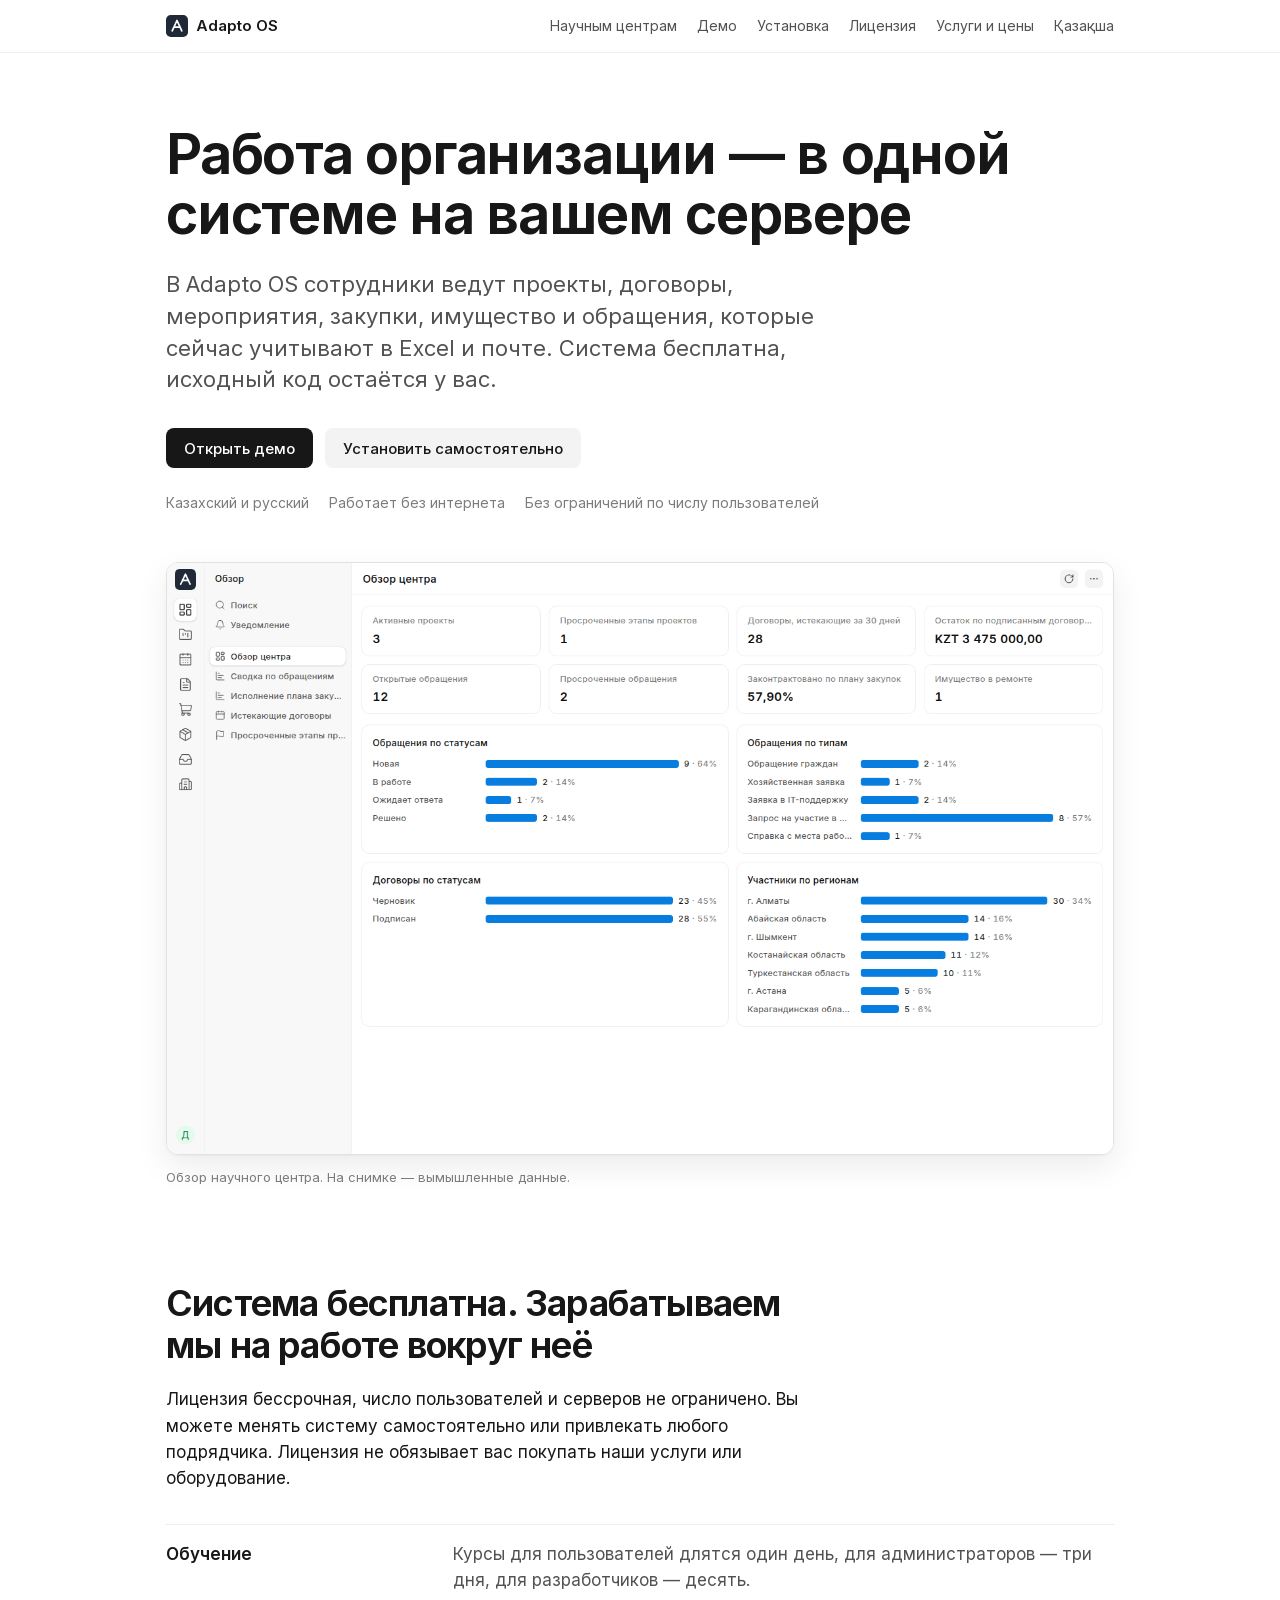
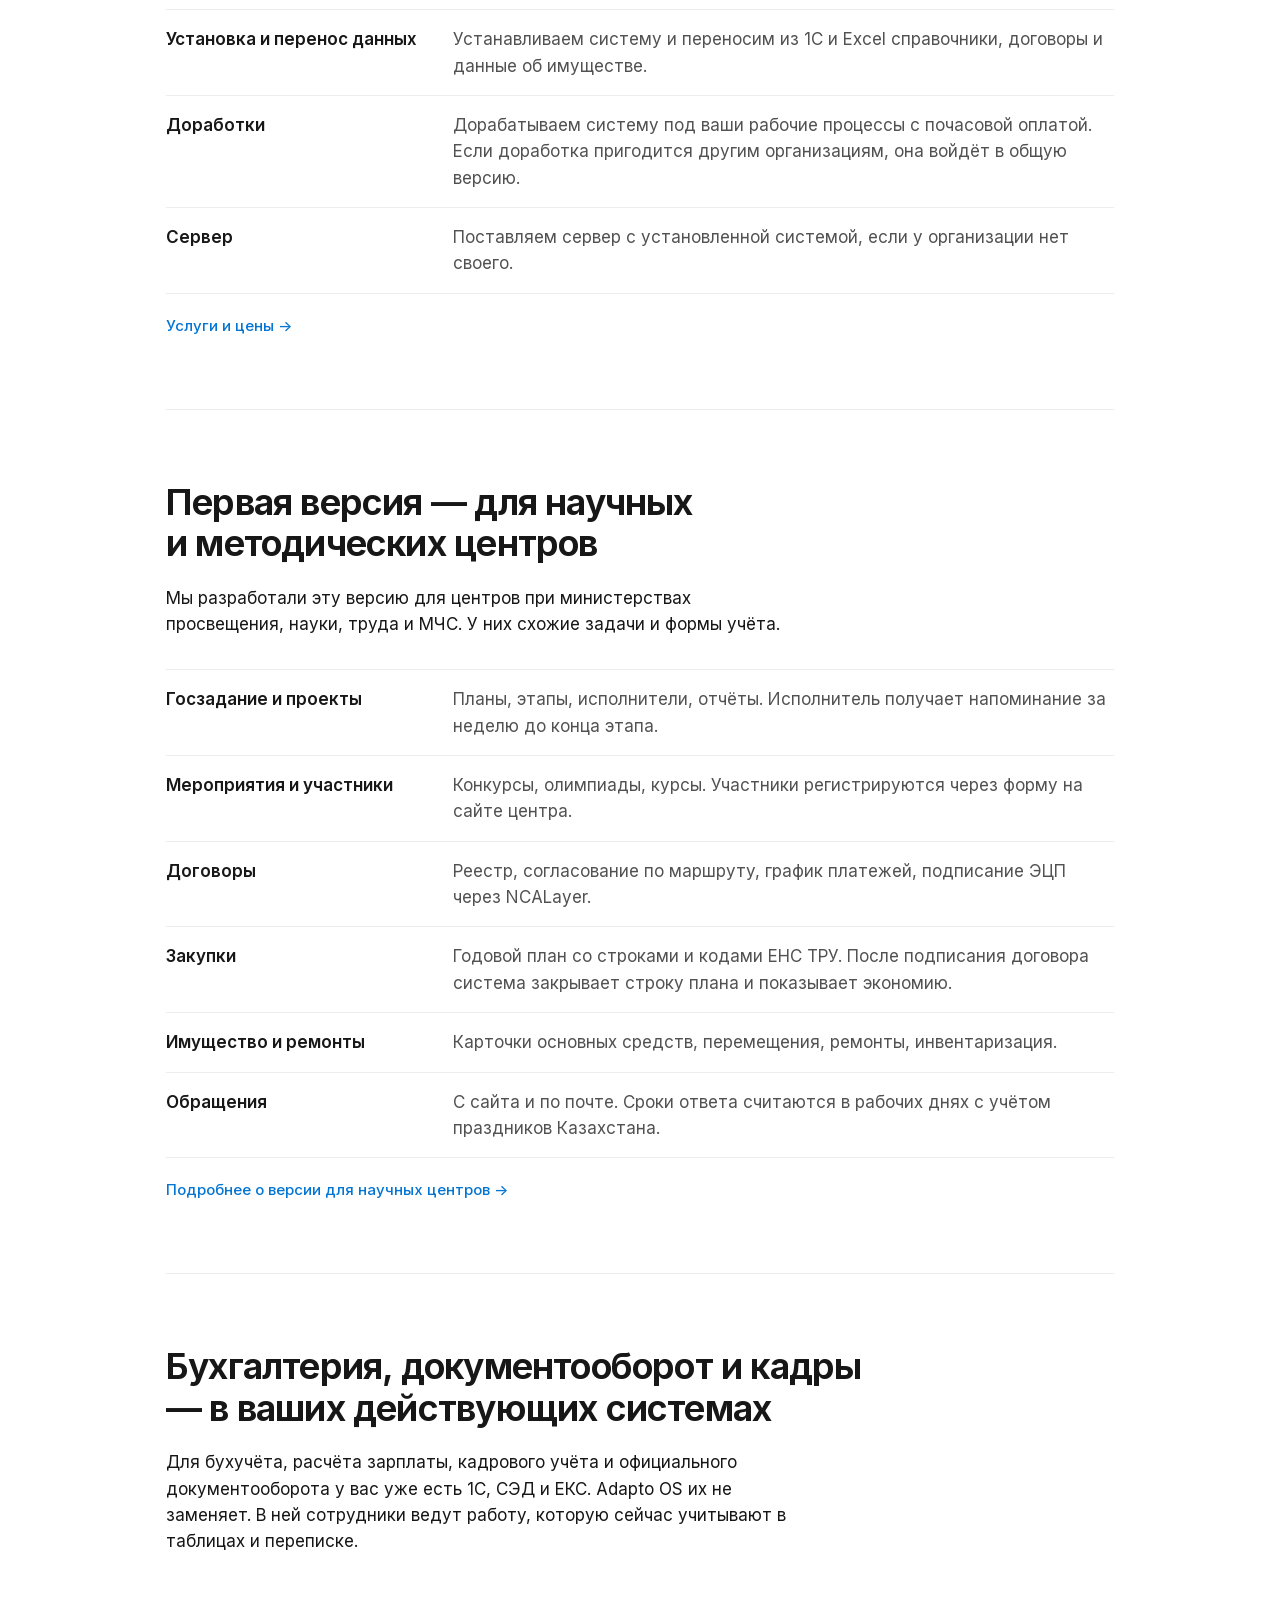
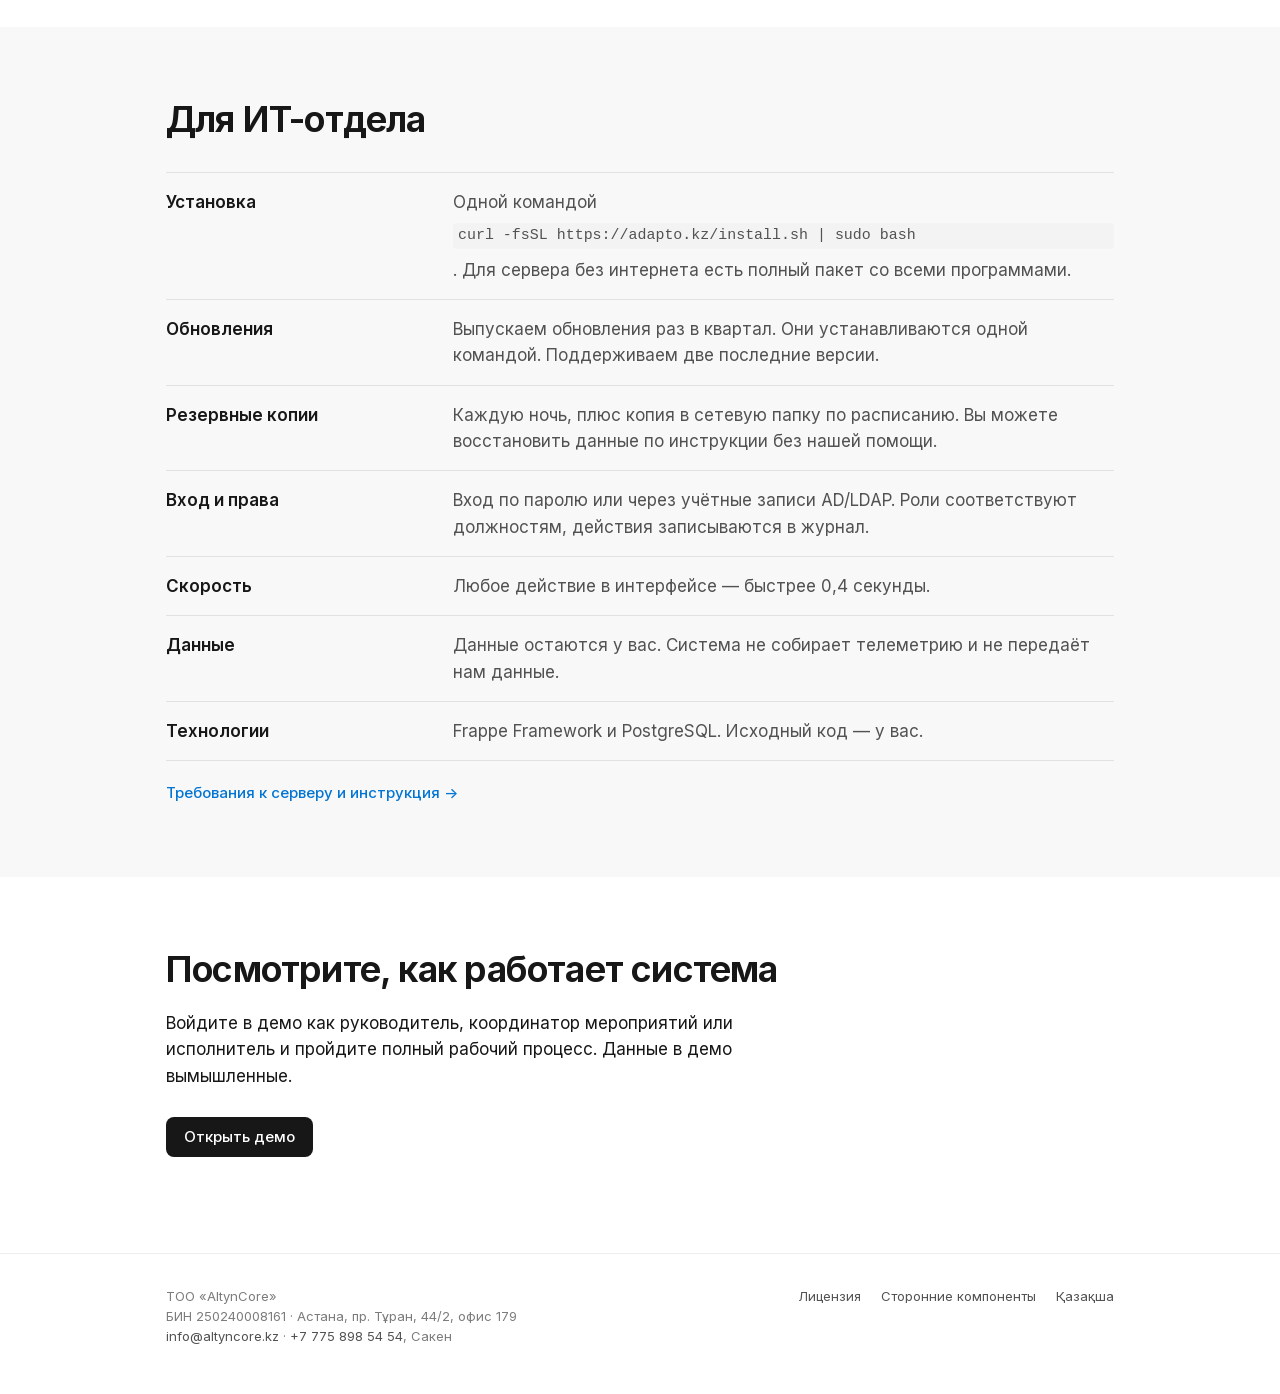
<file: index.html>
<!doctype html>
<html lang="ru">
<head>
<meta charset="utf-8">
<meta name="viewport" content="width=device-width, initial-scale=1, viewport-fit=cover">
<title>Adapto OS</title>
<meta name="description" content="Проекты, договоры, мероприятия, закупки, имущество и обращения организации в одной системе на вашем сервере. Бесплатно, с исходным кодом.">
<link rel="icon" href="assets/logo.svg" type="image/svg+xml">
<link rel="stylesheet" href="assets/site.css">
<link rel="alternate" hreflang="kk" href="kk/">
</head>
<body>
<header class="site-header">
  <div class="wrap">
    <a class="brand" href="./"><img src="assets/logo.svg" alt="" width="22" height="22">Adapto OS</a>
    <nav class="site-nav" aria-label="Разделы сайта">
      <a href="science">Научным центрам</a>
      <a href="demo">Демо</a>
      <a href="install">Установка</a>
      <a href="license">Лицензия</a>
      <a href="services">Услуги и цены</a>
      <a href="kk/" lang="kk" hreflang="kk">Қазақша</a>
    </nav>
  </div>
</header>

<main>
  <div class="wrap">
    <section class="hero">
      <h1>Работа организации — в одной системе на вашем сервере</h1>
      <p class="lead">В Adapto OS сотрудники ведут проекты, договоры, мероприятия, закупки, имущество и обращения, которые сейчас учитывают в Excel и почте. Система бесплатна, исходный код остаётся у вас.</p>
      <div class="actions">
        <a class="button primary" href="demo">Открыть демо</a>
        <a class="button" href="install">Установить самостоятельно</a>
      </div>
      <ul class="facts">
        <li>Казахский и русский</li>
        <li>Работает без интернета</li>
        <li>Без ограничений по числу пользователей</li>
      </ul>
    </section>

    <figure class="shot">
      <img src="assets/overview.png" width="1440" height="900" alt="Обзор центра в Adapto OS: активные проекты, просроченные этапы, истекающие договоры, обращения по статусам и участники мероприятий по регионам">
      <figcaption>Обзор научного центра. На снимке — вымышленные данные.</figcaption>
    </figure>

    <section class="section" id="free">
      <h2>Система бесплатна. Зарабатываем мы на работе вокруг неё</h2>
      <p>Лицензия бессрочная, число пользователей и серверов не ограничено. Вы можете менять систему самостоятельно или привлекать любого подрядчика. Лицензия не обязывает вас покупать наши услуги или оборудование.</p>
      <dl class="rows">
        <div><dt>Обучение</dt><dd>Курсы для пользователей длятся один день, для администраторов — три дня, для разработчиков — десять.</dd></div>
        <div><dt>Установка и перенос данных</dt><dd>Устанавливаем систему и переносим из 1С и Excel справочники, договоры и данные об имуществе.</dd></div>
        <div><dt>Доработки</dt><dd>Дорабатываем систему под ваши рабочие процессы с почасовой оплатой. Если доработка пригодится другим организациям, она войдёт в общую версию.</dd></div>
        <div><dt>Сервер</dt><dd>Поставляем сервер с установленной системой, если у организации нет своего.</dd></div>
      </dl>
      <a class="more" href="services">Услуги и цены →</a>
    </section>

    <section class="section" id="science">
      <h2>Первая версия — для научных и методических центров</h2>
      <p>Мы разработали эту версию для центров при министерствах просвещения, науки, труда и МЧС. У них схожие задачи и формы учёта.</p>
      <dl class="rows">
        <div><dt>Госзадание и проекты</dt><dd>Планы, этапы, исполнители, отчёты. Исполнитель получает напоминание за неделю до конца этапа.</dd></div>
        <div><dt>Мероприятия и участники</dt><dd>Конкурсы, олимпиады, курсы. Участники регистрируются через форму на сайте центра.</dd></div>
        <div><dt>Договоры</dt><dd>Реестр, согласование по маршруту, график платежей, подписание ЭЦП через NCALayer.</dd></div>
        <div><dt>Закупки</dt><dd>Годовой план со строками и кодами ЕНС ТРУ. После подписания договора система закрывает строку плана и показывает экономию.</dd></div>
        <div><dt>Имущество и ремонты</dt><dd>Карточки основных средств, перемещения, ремонты, инвентаризация.</dd></div>
        <div><dt>Обращения</dt><dd>С сайта и по почте. Сроки ответа считаются в рабочих днях с учётом праздников Казахстана.</dd></div>
      </dl>
      <a class="more" href="science">Подробнее о версии для научных центров →</a>
    </section>

    <section class="section" id="not">
      <h2>Бухгалтерия, документооборот и кадры — в ваших действующих системах</h2>
      <p>Для бухучёта, расчёта зарплаты, кадрового учёта и официального документооборота у вас уже есть 1С, СЭД и ЕКС. Adapto OS их не заменяет. В ней сотрудники ведут работу, которую сейчас учитывают в таблицах и переписке.</p>
    </section>
  </div>

  <div class="band">
    <div class="wrap">
      <section class="section" id="it">
        <h2>Для ИТ-отдела</h2>
        <dl class="rows">
          <div><dt>Установка</dt><dd>Одной командой <code>curl -fsSL https://adapto.kz/install.sh | sudo bash</code>. Для сервера без интернета есть полный пакет со всеми программами.</dd></div>
          <div><dt>Обновления</dt><dd>Выпускаем обновления раз в квартал. Они устанавливаются одной командой. Поддерживаем две последние версии.</dd></div>
          <div><dt>Резервные копии</dt><dd>Каждую ночь, плюс копия в сетевую папку по расписанию. Вы можете восстановить данные по инструкции без нашей помощи.</dd></div>
          <div><dt>Вход и права</dt><dd>Вход по паролю или через учётные записи AD/LDAP. Роли соответствуют должностям, действия записываются в журнал.</dd></div>
          <div><dt>Скорость</dt><dd>Любое действие в интерфейсе — быстрее 0,4 секунды.</dd></div>
          <div><dt>Данные</dt><dd>Данные остаются у вас. Система не собирает телеметрию и не передаёт нам данные.</dd></div>
          <div><dt>Технологии</dt><dd>Frappe Framework и PostgreSQL. Исходный код — у вас.</dd></div>
        </dl>
        <a class="more" href="install">Требования к серверу и инструкция →</a>
      </section>
    </div>
  </div>

  <div class="wrap">
    <section class="section" id="demo">
      <h2>Посмотрите, как работает система</h2>
      <p>Войдите в демо как руководитель, координатор мероприятий или исполнитель и пройдите полный рабочий процесс. Данные в демо вымышленные.</p>
      <div class="actions">
        <a class="button primary" href="demo">Открыть демо</a>
      </div>
    </section>
  </div>
</main>

<footer class="site-footer">
  <div class="wrap">
    <div>
      <div>ТОО «AltynCore»</div>
      <div>БИН 250240008161 · Астана, пр. Тұран, 44/2, офис 179</div>
      <div><a href="mailto:info@altyncore.kz">info@altyncore.kz</a> · <a href="tel:+77758985454">+7 775 898 54 54</a>, Сакен</div>
    </div>
    <nav aria-label="Документы">
      <a href="license">Лицензия</a>
      <a href="license#third-party">Сторонние компоненты</a>
      <a href="kk/" lang="kk" hreflang="kk">Қазақша</a>
    </nav>
  </div>
</footer>
</body>
</html>
</file>
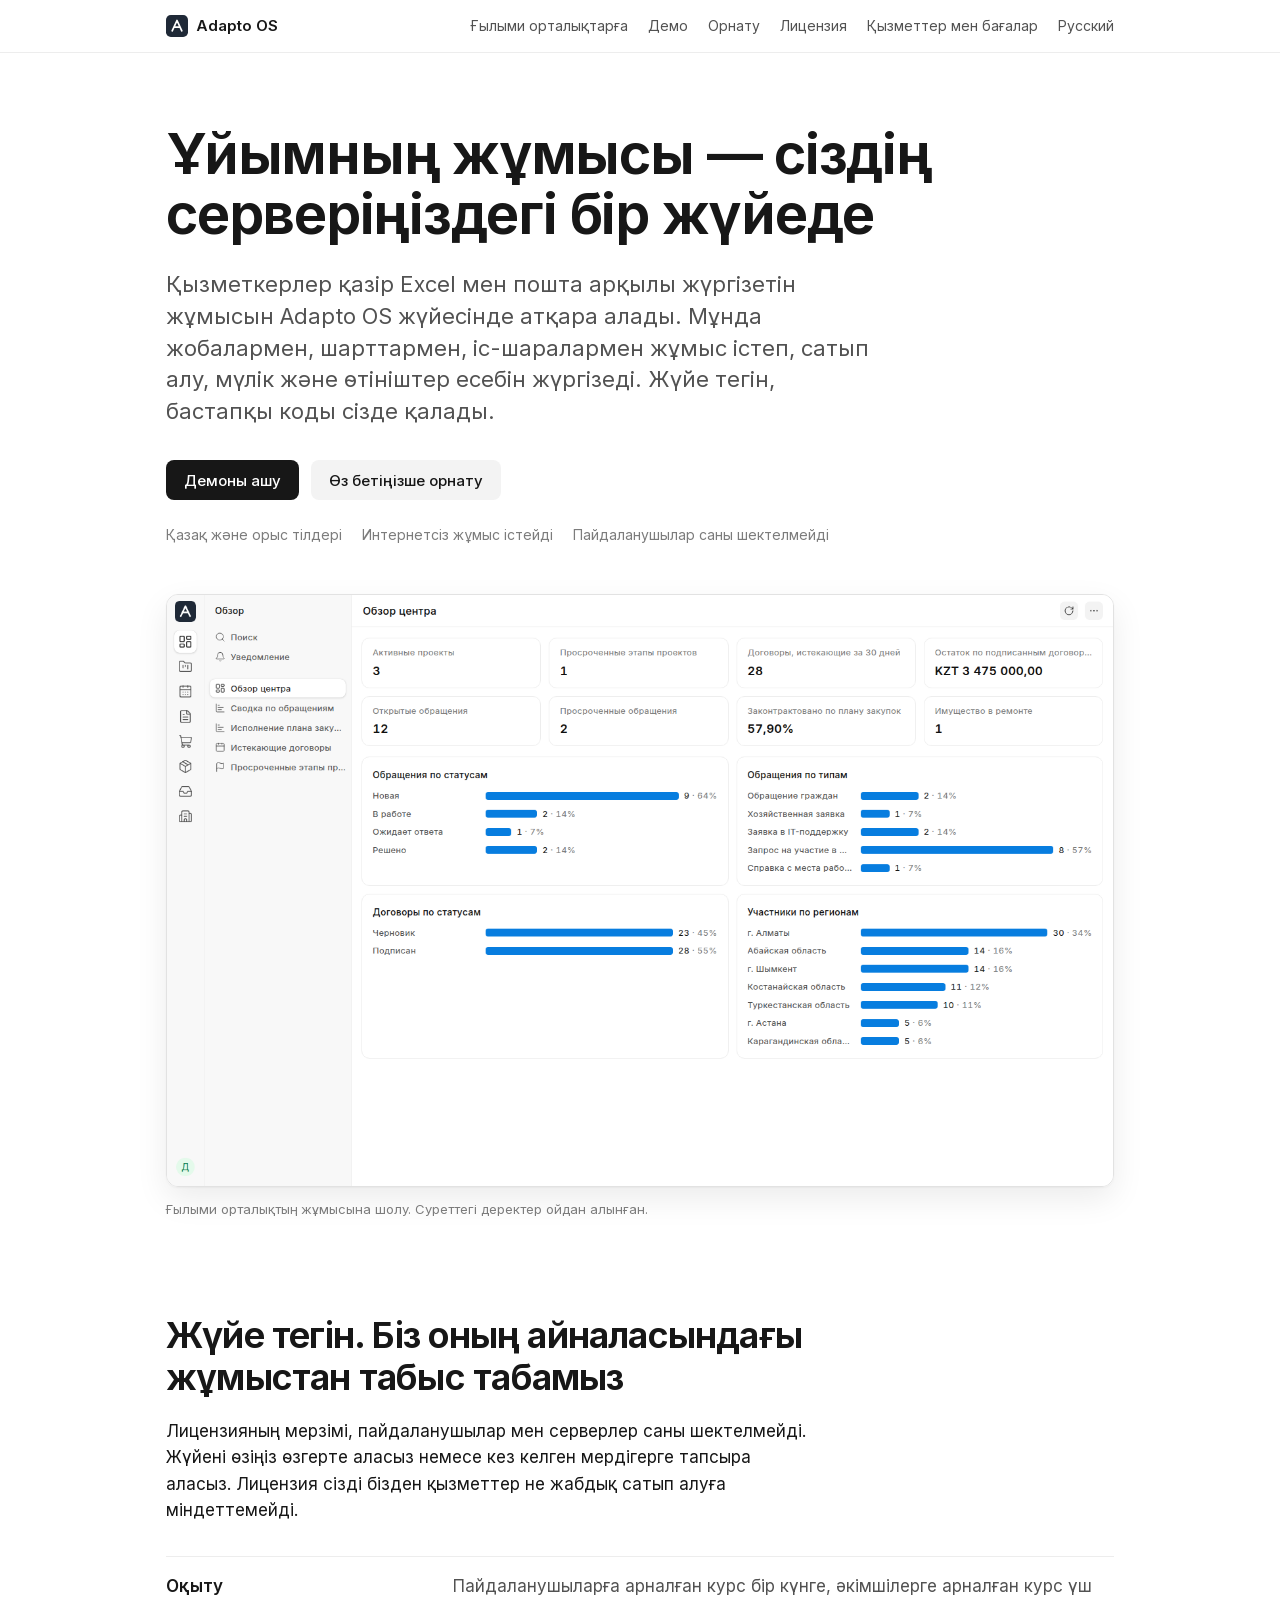
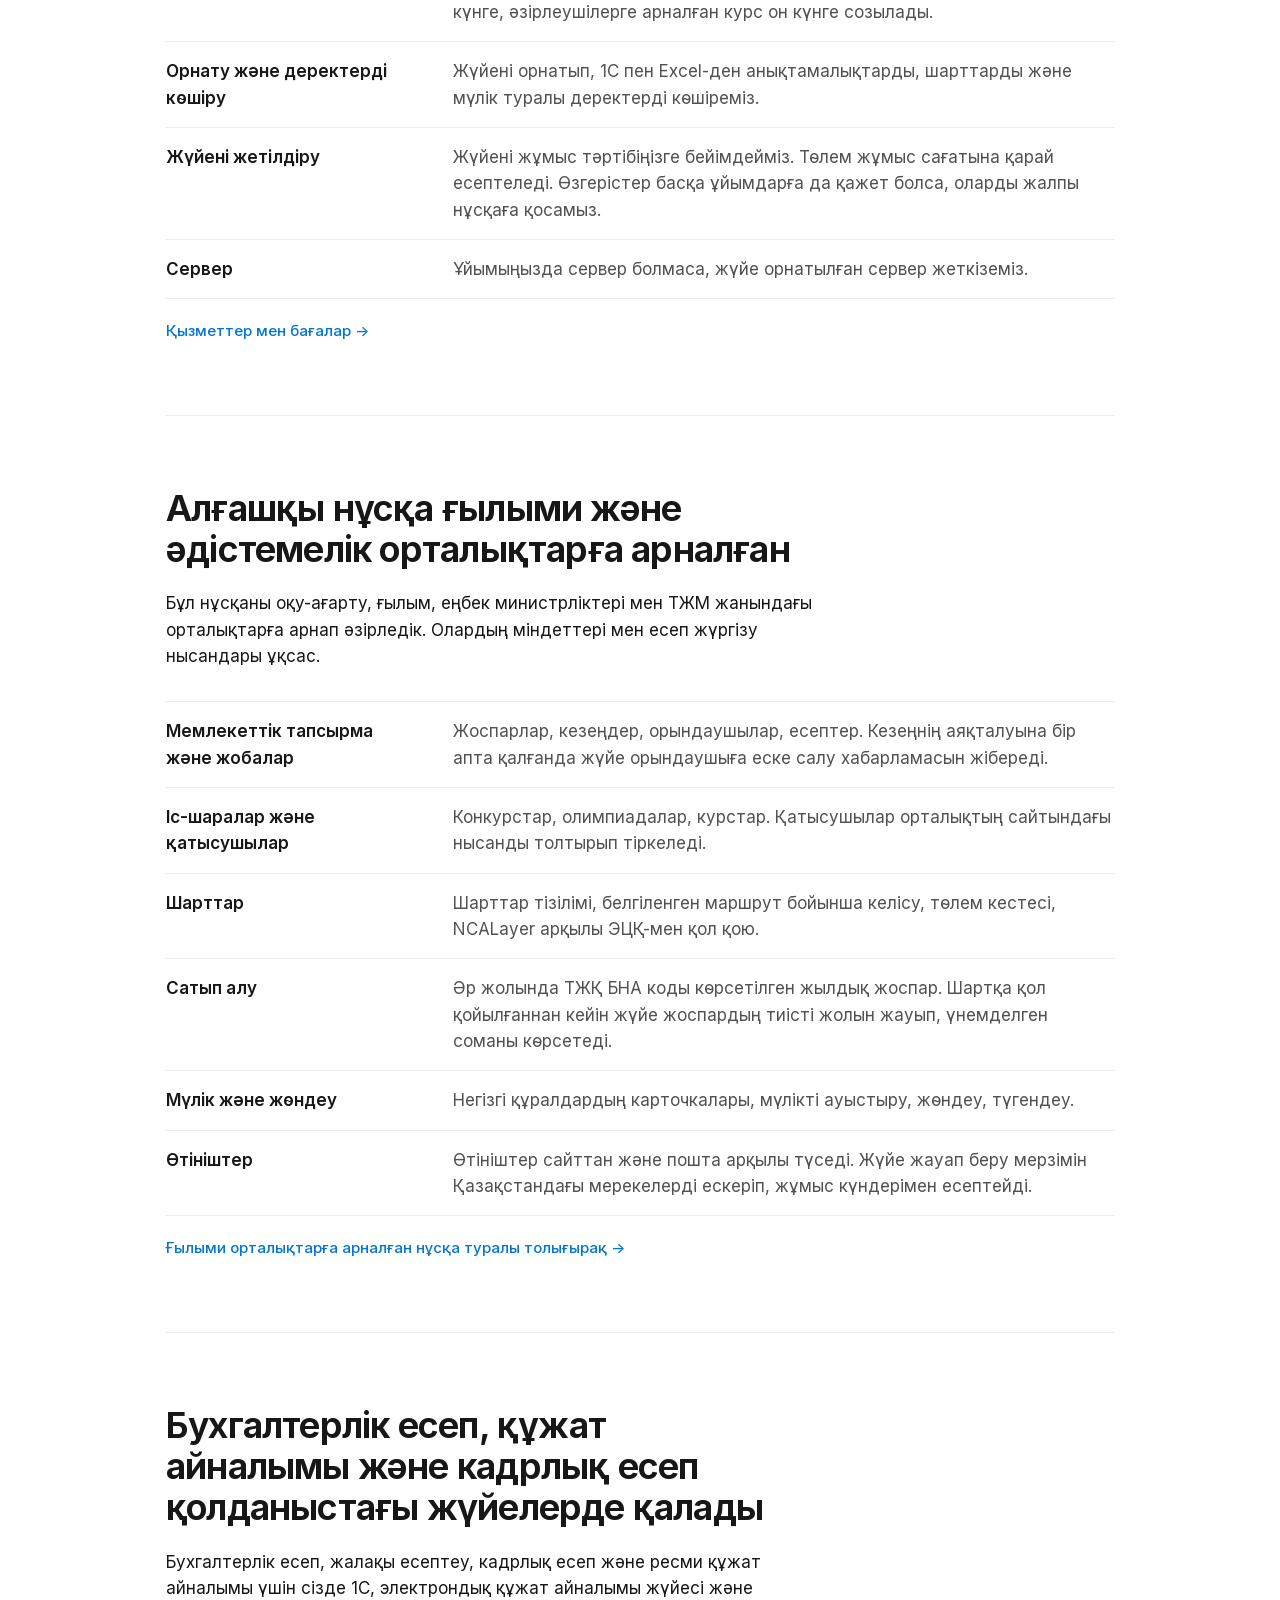
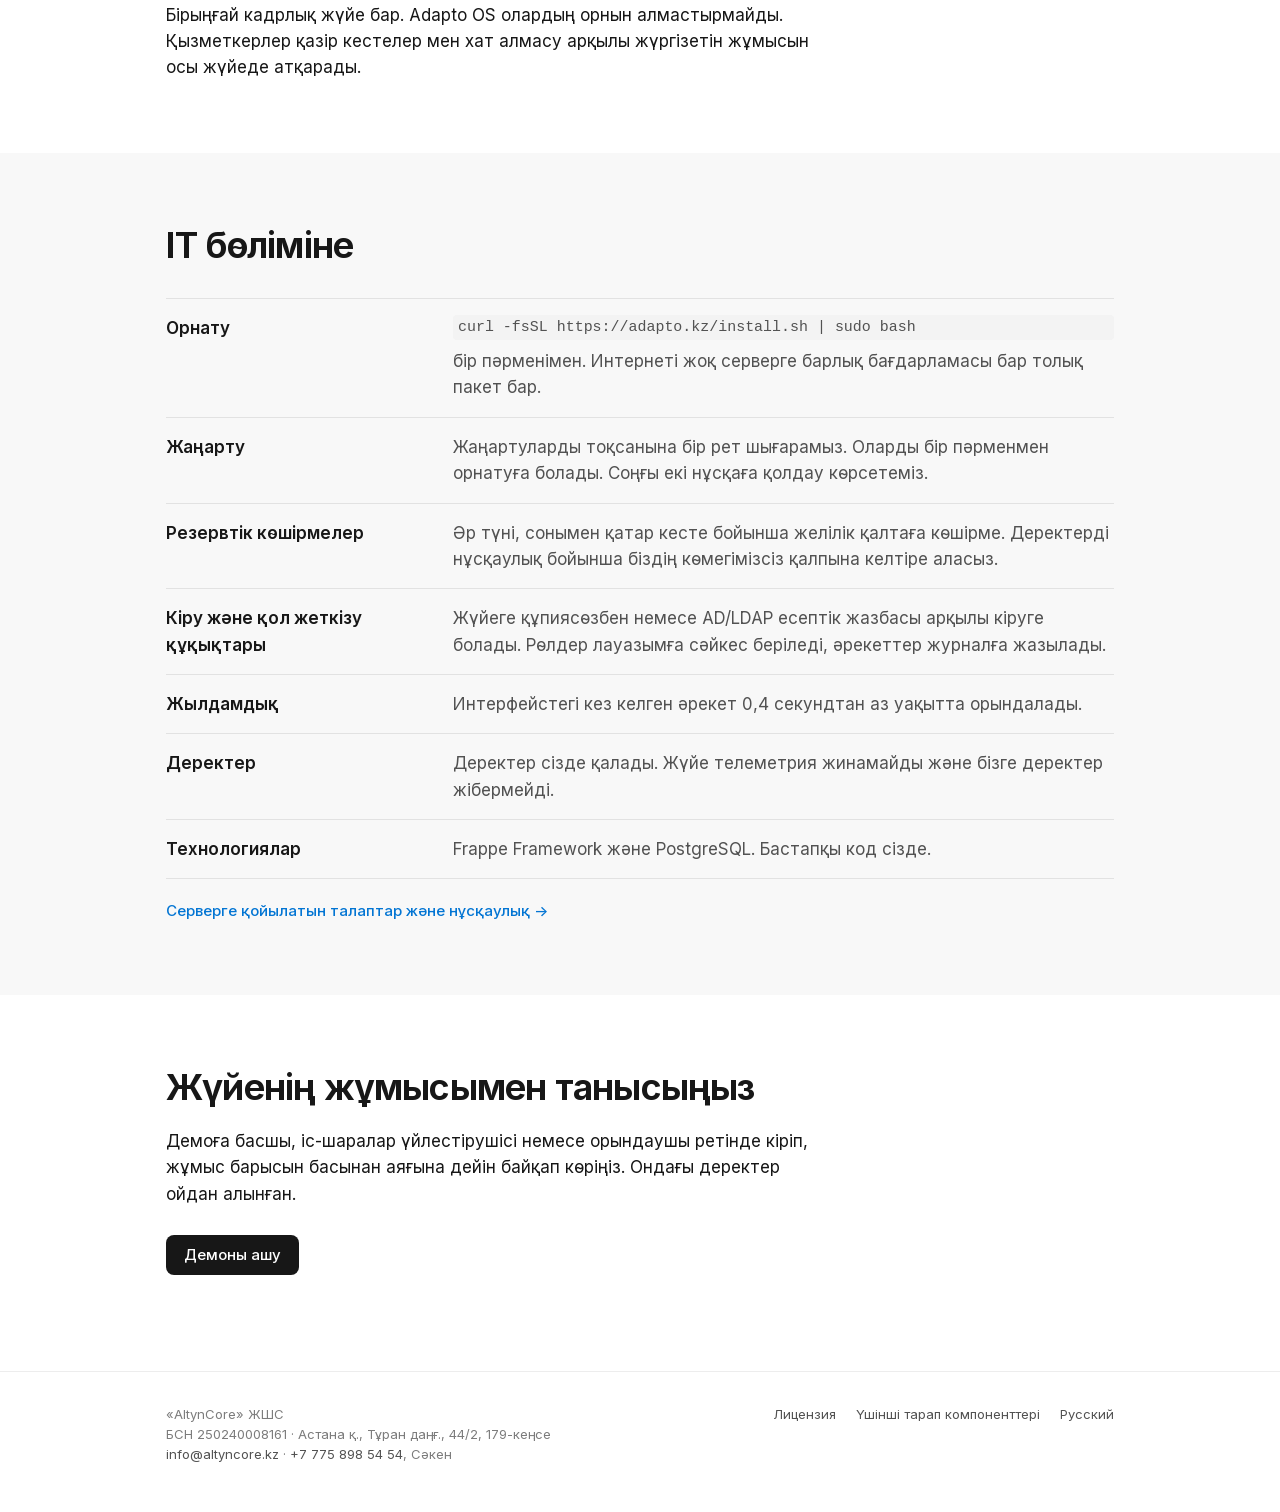
<file: kk/index.html>
<!doctype html>
<html lang="kk">
<head>
<meta charset="utf-8">
<meta name="viewport" content="width=device-width, initial-scale=1, viewport-fit=cover">
<title>Adapto OS</title>
<meta name="description" content="Ұйымның жобалары, шарттары, іс-шаралары, сатып алу, мүлік және өтініштер есебі — өз серверіңіздегі бір жүйеде. Жүйе тегін, бастапқы коды беріледі.">
<link rel="icon" href="../assets/logo.svg" type="image/svg+xml">
<link rel="stylesheet" href="../assets/site.css">
<link rel="alternate" hreflang="ru" href="../">
</head>
<body>
<header class="site-header">
  <div class="wrap">
    <a class="brand" href="./"><img src="../assets/logo.svg" alt="" width="22" height="22">Adapto OS</a>
    <nav class="site-nav" aria-label="Сайт бөлімдері">
      <a href="science">Ғылыми орталықтарға</a>
      <a href="demo">Демо</a>
      <a href="install">Орнату</a>
      <a href="license">Лицензия</a>
      <a href="services">Қызметтер мен бағалар</a>
      <a href="../" lang="ru" hreflang="ru">Русский</a>
    </nav>
  </div>
</header>

<main>
  <div class="wrap">
    <section class="hero">
      <h1>Ұйымның жұмысы — сіздің серверіңіздегі бір жүйеде</h1>
      <p class="lead">Қызметкерлер қазір Excel мен пошта арқылы жүргізетін жұмысын Adapto OS жүйесінде атқара алады. Мұнда жобалармен, шарттармен, іс-шаралармен жұмыс істеп, сатып алу, мүлік және өтініштер есебін жүргізеді. Жүйе тегін, бастапқы коды сізде қалады.</p>
      <div class="actions">
        <a class="button primary" href="demo">Демоны ашу</a>
        <a class="button" href="install">Өз бетіңізше орнату</a>
      </div>
      <ul class="facts">
        <li>Қазақ және орыс тілдері</li>
        <li>Интернетсіз жұмыс істейді</li>
        <li>Пайдаланушылар саны шектелмейді</li>
      </ul>
    </section>

    <figure class="shot">
      <img src="../assets/overview.png" width="1440" height="900" alt="Adapto OS жүйесіндегі орталық жұмысына шолу: орындалып жатқан жобалар, мерзімі өткен кезеңдер, мерзімі аяқталатын шарттар, мәртебесі бойынша өтініштер және өңірлер бойынша іс-шараларға қатысушылар">
      <figcaption>Ғылыми орталықтың жұмысына шолу. Суреттегі деректер ойдан алынған.</figcaption>
    </figure>

    <section class="section" id="free">
      <h2>Жүйе тегін. Біз оның айналасындағы жұмыстан табыс табамыз</h2>
      <p>Лицензияның мерзімі, пайдаланушылар мен серверлер саны шектелмейді. Жүйені өзіңіз өзгерте аласыз немесе кез келген мердігерге тапсыра аласыз. Лицензия сізді бізден қызметтер не жабдық сатып алуға міндеттемейді.</p>
      <dl class="rows">
        <div><dt>Оқыту</dt><dd>Пайдаланушыларға арналған курс бір күнге, әкімшілерге арналған курс үш күнге, әзірлеушілерге арналған курс он күнге созылады.</dd></div>
        <div><dt>Орнату және деректерді көшіру</dt><dd>Жүйені орнатып, 1С пен Excel-ден анықтамалықтарды, шарттарды және мүлік туралы деректерді көшіреміз.</dd></div>
        <div><dt>Жүйені жетілдіру</dt><dd>Жүйені жұмыс тәртібіңізге бейімдейміз. Төлем жұмыс сағатына қарай есептеледі. Өзгерістер басқа ұйымдарға да қажет болса, оларды жалпы нұсқаға қосамыз.</dd></div>
        <div><dt>Сервер</dt><dd>Ұйымыңызда сервер болмаса, жүйе орнатылған сервер жеткіземіз.</dd></div>
      </dl>
      <a class="more" href="services">Қызметтер мен бағалар →</a>
    </section>

    <section class="section" id="science">
      <h2>Алғашқы нұсқа ғылыми және әдістемелік орталықтарға арналған</h2>
      <p>Бұл нұсқаны оқу-ағарту, ғылым, еңбек министрліктері мен ТЖМ жанындағы орталықтарға арнап әзірледік. Олардың міндеттері мен есеп жүргізу нысандары ұқсас.</p>
      <dl class="rows">
        <div><dt>Мемлекеттік тапсырма және жобалар</dt><dd>Жоспарлар, кезеңдер, орындаушылар, есептер. Кезеңнің аяқталуына бір апта қалғанда жүйе орындаушыға еске салу хабарламасын жібереді.</dd></div>
        <div><dt>Іс-шаралар және қатысушылар</dt><dd>Конкурстар, олимпиадалар, курстар. Қатысушылар орталықтың сайтындағы нысанды толтырып тіркеледі.</dd></div>
        <div><dt>Шарттар</dt><dd>Шарттар тізілімі, белгіленген маршрут бойынша келісу, төлем кестесі, NCALayer арқылы ЭЦҚ-мен қол қою.</dd></div>
        <div><dt>Сатып алу</dt><dd>Әр жолында ТЖҚ БНА коды көрсетілген жылдық жоспар. Шартқа қол қойылғаннан кейін жүйе жоспардың тиісті жолын жауып, үнемделген соманы көрсетеді.</dd></div>
        <div><dt>Мүлік және жөндеу</dt><dd>Негізгі құралдардың карточкалары, мүлікті ауыстыру, жөндеу, түгендеу.</dd></div>
        <div><dt>Өтініштер</dt><dd>Өтініштер сайттан және пошта арқылы түседі. Жүйе жауап беру мерзімін Қазақстандағы мерекелерді ескеріп, жұмыс күндерімен есептейді.</dd></div>
      </dl>
      <a class="more" href="science">Ғылыми орталықтарға арналған нұсқа туралы толығырақ →</a>
    </section>

    <section class="section" id="not">
      <h2>Бухгалтерлік есеп, құжат айналымы және кадрлық есеп қолданыстағы жүйелерде қалады</h2>
      <p>Бухгалтерлік есеп, жалақы есептеу, кадрлық есеп және ресми құжат айналымы үшін сізде 1С, электрондық құжат айналымы жүйесі және Бірыңғай кадрлық жүйе бар. Adapto OS олардың орнын алмастырмайды. Қызметкерлер қазір кестелер мен хат алмасу арқылы жүргізетін жұмысын осы жүйеде атқарады.</p>
    </section>
  </div>

  <div class="band">
    <div class="wrap">
      <section class="section" id="it">
        <h2>IT бөліміне</h2>
        <dl class="rows">
          <div><dt>Орнату</dt><dd><code>curl -fsSL https://adapto.kz/install.sh | sudo bash</code> бір пәрменімен. Интернеті жоқ серверге барлық бағдарламасы бар толық пакет бар.</dd></div>
          <div><dt>Жаңарту</dt><dd>Жаңартуларды тоқсанына бір рет шығарамыз. Оларды бір пәрменмен орнатуға болады. Соңғы екі нұсқаға қолдау көрсетеміз.</dd></div>
          <div><dt>Резервтік көшірмелер</dt><dd>Әр түні, сонымен қатар кесте бойынша желілік қалтаға көшірме. Деректерді нұсқаулық бойынша біздің көмегімізсіз қалпына келтіре аласыз.</dd></div>
          <div><dt>Кіру және қол жеткізу құқықтары</dt><dd>Жүйеге құпиясөзбен немесе AD/LDAP есептік жазбасы арқылы кіруге болады. Рөлдер лауазымға сәйкес беріледі, әрекеттер журналға жазылады.</dd></div>
          <div><dt>Жылдамдық</dt><dd>Интерфейстегі кез келген әрекет 0,4 секундтан аз уақытта орындалады.</dd></div>
          <div><dt>Деректер</dt><dd>Деректер сізде қалады. Жүйе телеметрия жинамайды және бізге деректер жібермейді.</dd></div>
          <div><dt>Технологиялар</dt><dd>Frappe Framework және PostgreSQL. Бастапқы код сізде.</dd></div>
        </dl>
        <a class="more" href="install">Серверге қойылатын талаптар және нұсқаулық →</a>
      </section>
    </div>
  </div>

  <div class="wrap">
    <section class="section" id="demo">
      <h2>Жүйенің жұмысымен танысыңыз</h2>
      <p>Демоға басшы, іс-шаралар үйлестірушісі немесе орындаушы ретінде кіріп, жұмыс барысын басынан аяғына дейін байқап көріңіз. Ондағы деректер ойдан алынған.</p>
      <div class="actions">
        <a class="button primary" href="demo">Демоны ашу</a>
      </div>
    </section>
  </div>
</main>

<footer class="site-footer">
  <div class="wrap">
    <div>
      <div>«AltynCore» ЖШС</div>
      <div>БСН 250240008161 · Астана қ., Тұран даңғ., 44/2, 179-кеңсе</div>
      <div><a href="mailto:info@altyncore.kz">info@altyncore.kz</a> · <a href="tel:+77758985454">+7 775 898 54 54</a>, Сәкен</div>
    </div>
    <nav aria-label="Құжаттар">
      <a href="license">Лицензия</a>
      <a href="license#third-party">Үшінші тарап компоненттері</a>
      <a href="../" lang="ru" hreflang="ru">Русский</a>
    </nav>
  </div>
</footer>
</body>
</html>
</file>
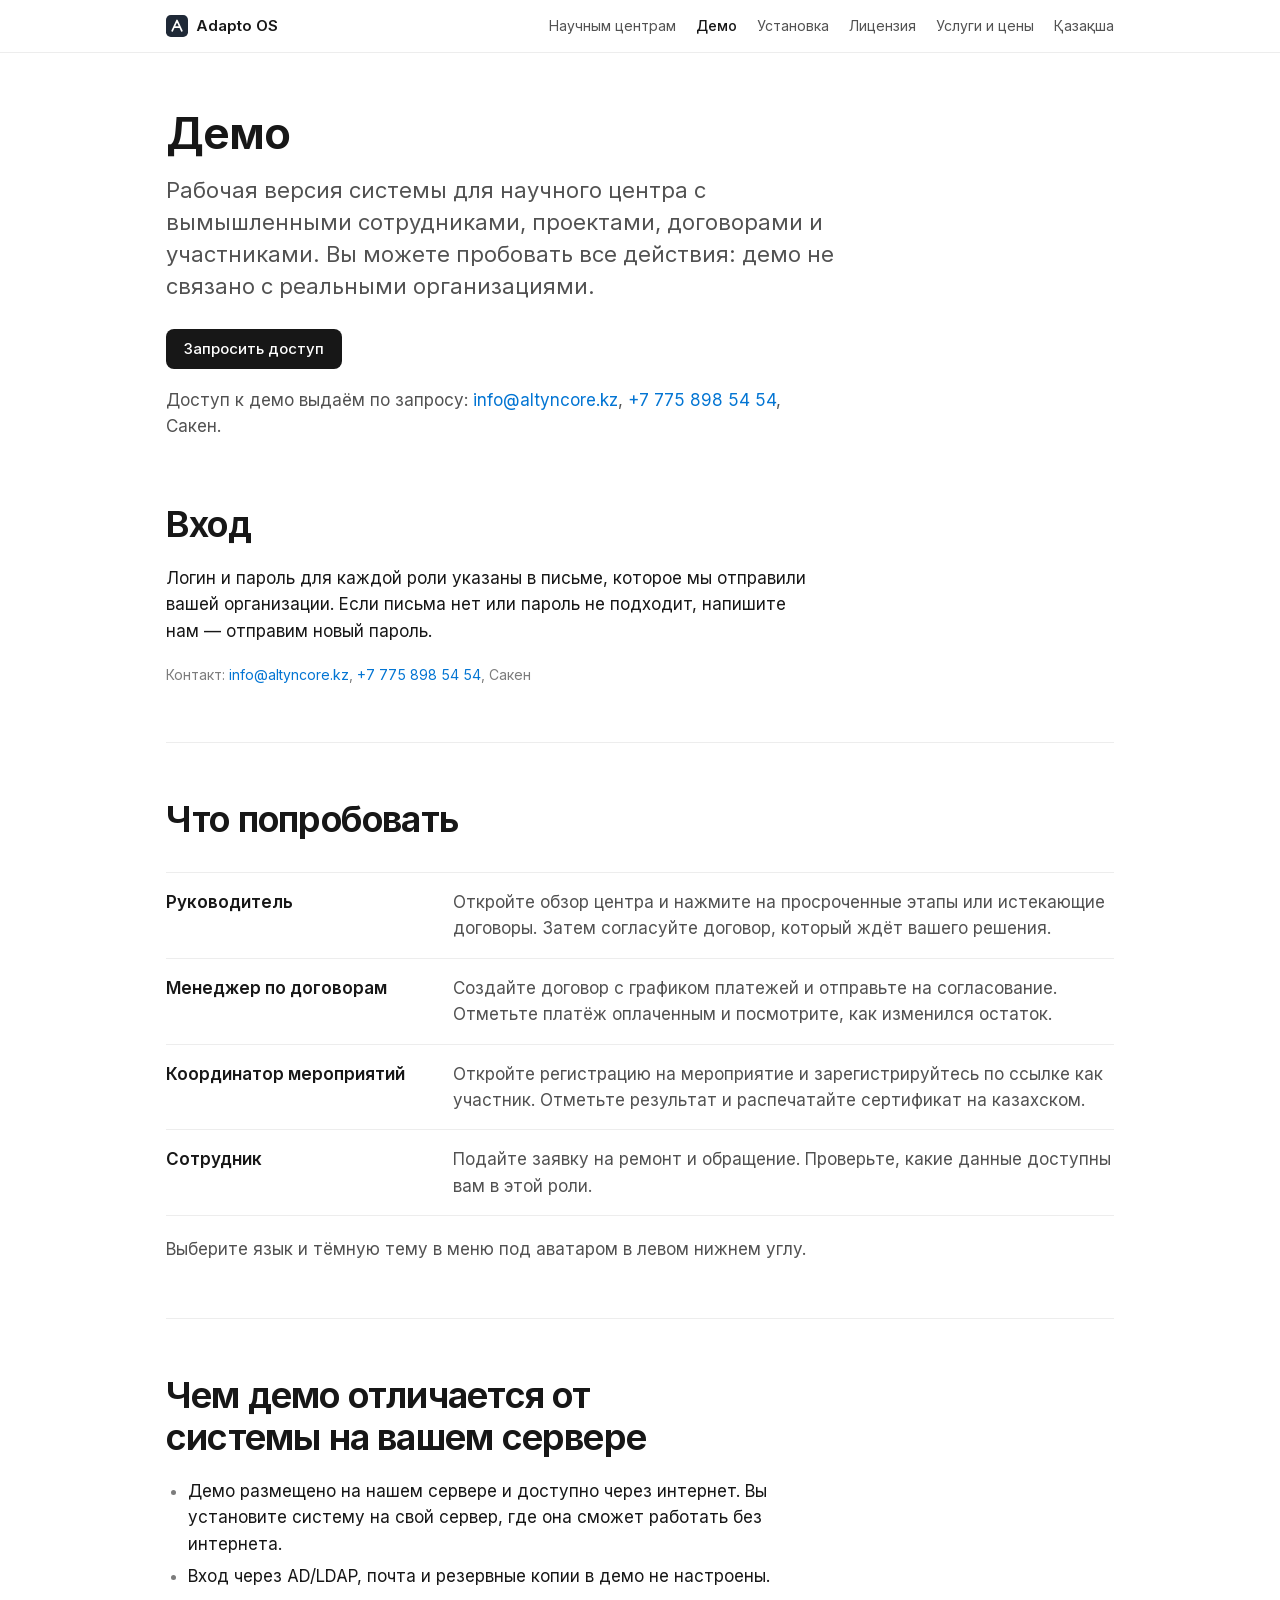
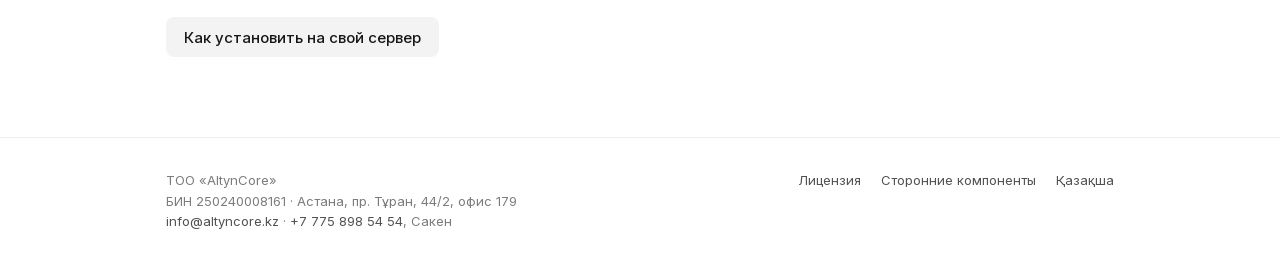
<file: demo.html>
<!doctype html>
<html lang="ru">
<head>
<meta charset="utf-8">
<meta name="viewport" content="width=device-width, initial-scale=1, viewport-fit=cover">
<title>Демо — Adapto OS</title>
<meta name="description" content="Демо Adapto OS для научных центров: вход по ролям, вымышленные данные, сценарии на 10–15 минут.">
<link rel="icon" href="assets/logo.svg" type="image/svg+xml">
<link rel="stylesheet" href="assets/site.css">
<link rel="alternate" hreflang="kk" href="kk/demo">
</head>
<body class="page">
<header class="site-header">
  <div class="wrap">
    <a class="brand" href="./"><img src="assets/logo.svg" alt="" width="22" height="22">Adapto OS</a>
    <nav class="site-nav" aria-label="Разделы сайта">
      <a href="science">Научным центрам</a>
      <a href="demo" aria-current="page">Демо</a>
      <a href="install">Установка</a>
      <a href="license">Лицензия</a>
      <a href="services">Услуги и цены</a>
      <a href="kk/demo" lang="kk" hreflang="kk">Қазақша</a>
    </nav>
  </div>
</header>

<main class="wrap">
  <section class="page-head">
    <h1>Демо</h1>
    <p class="lead">Рабочая версия системы для научного центра с вымышленными сотрудниками, проектами, договорами и участниками. Вы можете пробовать все действия: демо не связано с реальными организациями.</p>
    <div class="actions">
      <a class="button primary" href="mailto:info@altyncore.kz">Запросить доступ</a>
    </div>
    <p class="muted">Доступ к демо выдаём по запросу: <a href="mailto:info@altyncore.kz">info@altyncore.kz</a>, <a href="tel:+77758985454">+7 775 898 54 54</a>, Сакен.</p>
  </section>

  <section class="section">
    <h2>Вход</h2>
    <p>Логин и пароль для каждой роли указаны в письме, которое мы отправили вашей организации. Если письма нет или пароль не подходит, напишите нам — отправим новый пароль.</p>
    <p class="fine">Контакт: <a href="mailto:info@altyncore.kz">info@altyncore.kz</a>, <a href="tel:+77758985454">+7 775 898 54 54</a>, Сакен</p>
  </section>

  <section class="section">
    <h2>Что попробовать</h2>
    <dl class="rows">
      <div><dt>Руководитель</dt><dd>Откройте обзор центра и нажмите на просроченные этапы или истекающие договоры. Затем согласуйте договор, который ждёт вашего решения.</dd></div>
      <div><dt>Менеджер по договорам</dt><dd>Создайте договор с графиком платежей и отправьте на согласование. Отметьте платёж оплаченным и посмотрите, как изменился остаток.</dd></div>
      <div><dt>Координатор мероприятий</dt><dd>Откройте регистрацию на мероприятие и зарегистрируйтесь по ссылке как участник. Отметьте результат и распечатайте сертификат на казахском.</dd></div>
      <div><dt>Сотрудник</dt><dd>Подайте заявку на ремонт и обращение. Проверьте, какие данные доступны вам в этой роли.</dd></div>
    </dl>
    <p class="muted">Выберите язык и тёмную тему в меню под аватаром в левом нижнем углу.</p>
  </section>

  <section class="section">
    <h2>Чем демо отличается от системы на вашем сервере</h2>
    <div class="prose"><ul>
      <li>Демо размещено на нашем сервере и доступно через интернет. Вы установите систему на свой сервер, где она сможет работать без интернета.</li>
      <li>Вход через AD/LDAP, почта и резервные копии в демо не настроены.</li>
    </ul></div>
    <div class="actions">
      <a class="button" href="install">Как установить на свой сервер</a>
    </div>
  </section>
</main>

<footer class="site-footer">
  <div class="wrap">
    <div>
      <div>ТОО «AltynCore»</div>
      <div>БИН 250240008161 · Астана, пр. Тұран, 44/2, офис 179</div>
      <div><a href="mailto:info@altyncore.kz">info@altyncore.kz</a> · <a href="tel:+77758985454">+7 775 898 54 54</a>, Сакен</div>
    </div>
    <nav aria-label="Документы">
      <a href="license">Лицензия</a>
      <a href="license#third-party">Сторонние компоненты</a>
      <a href="kk/demo" lang="kk" hreflang="kk">Қазақша</a>
    </nav>
  </div>
</footer>
</body>
</html>
</file>
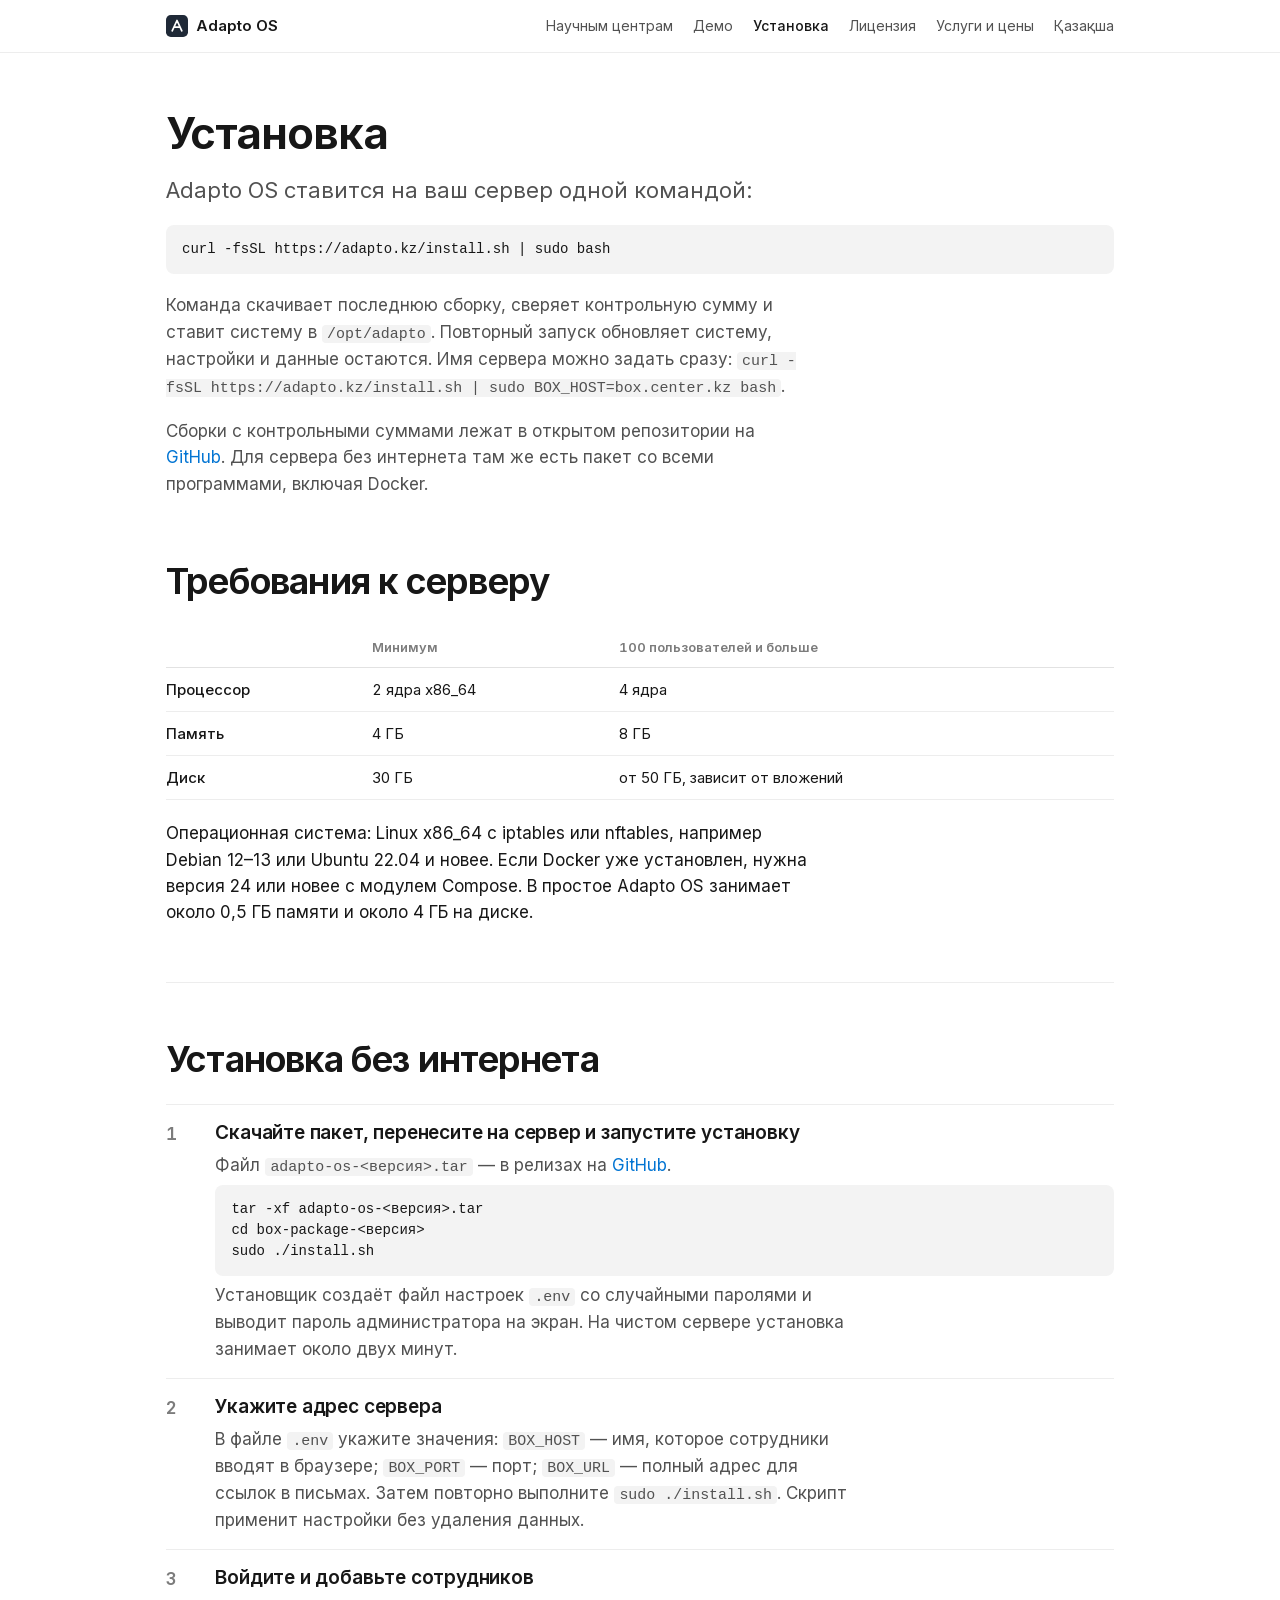
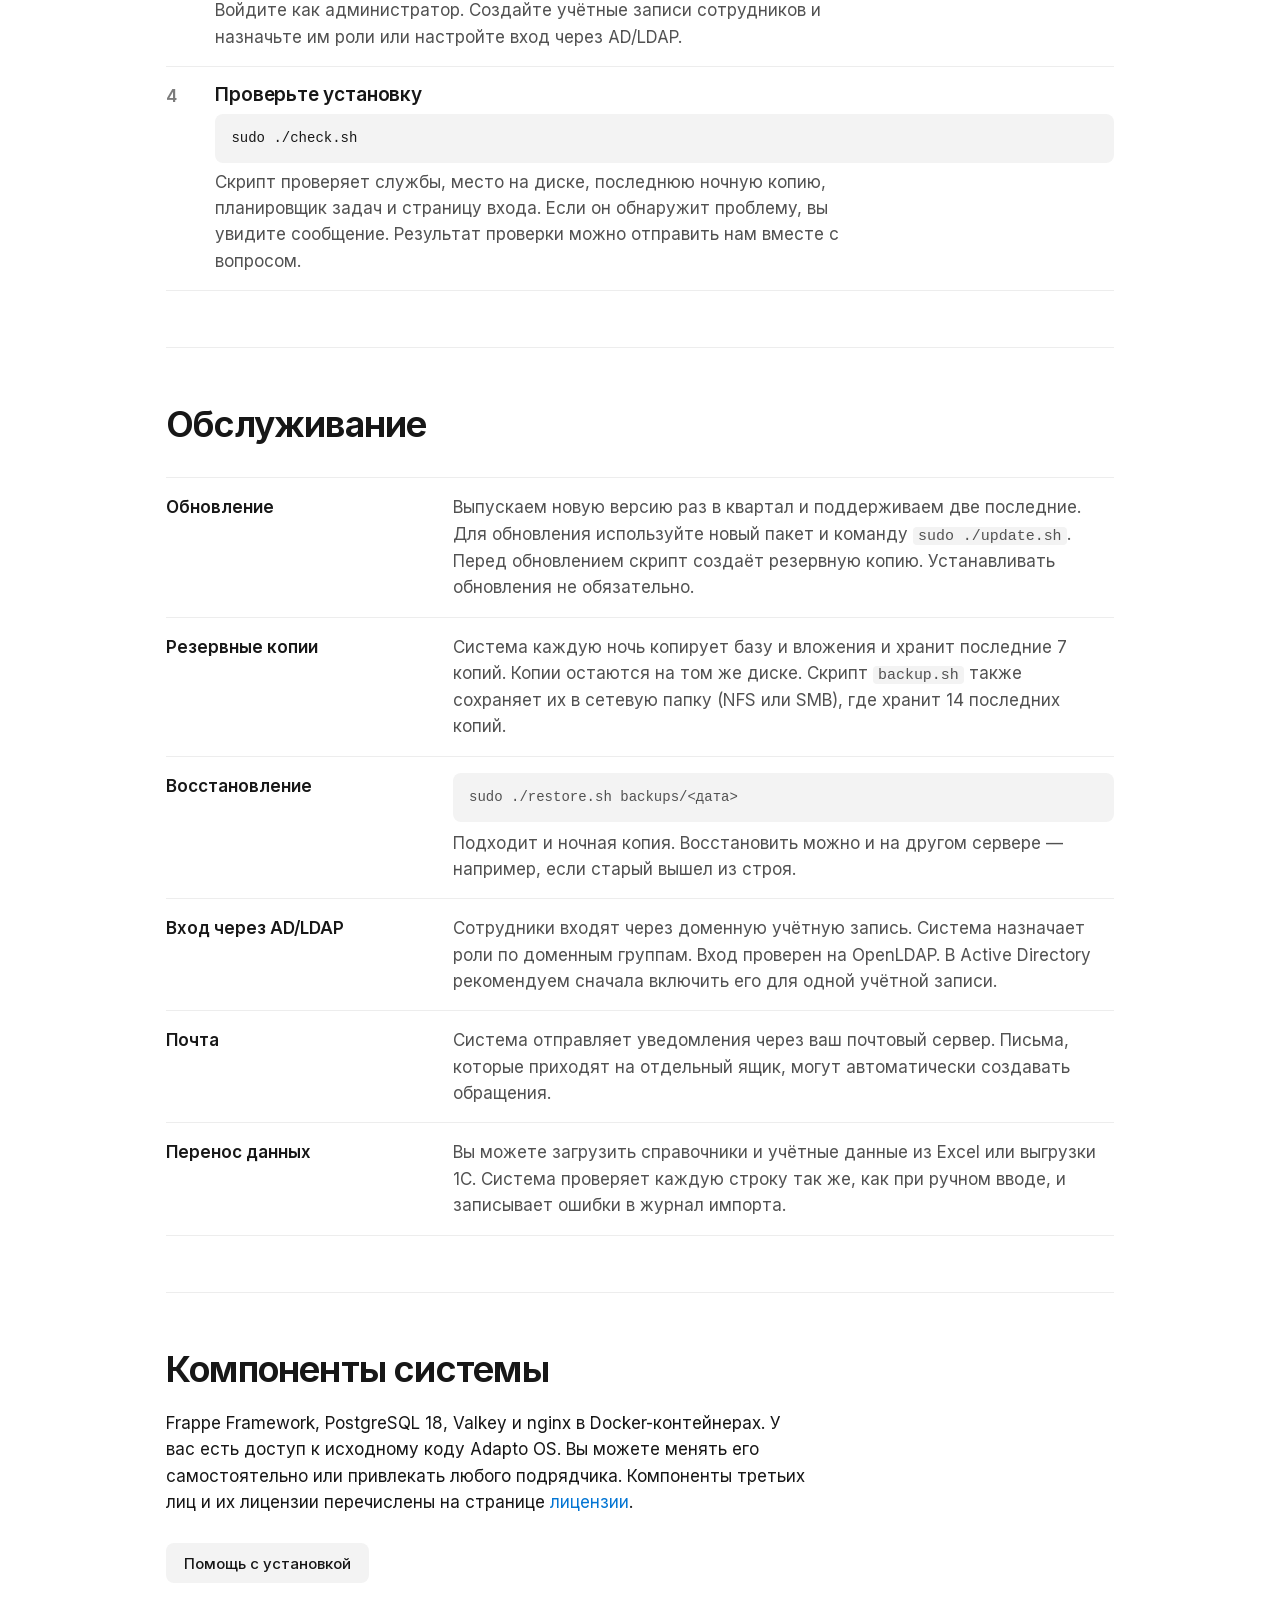
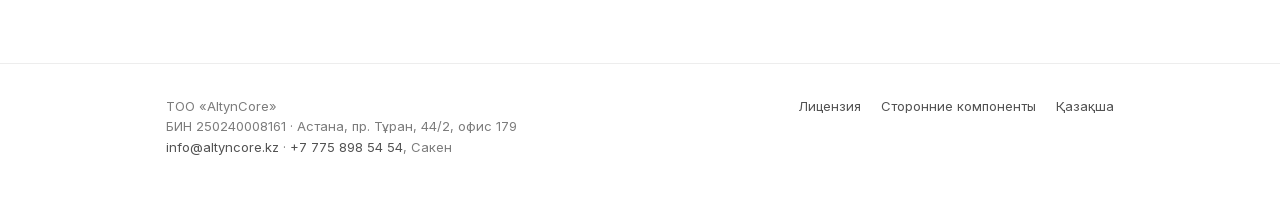
<file: install.html>
<!doctype html>
<html lang="ru">
<head>
<meta charset="utf-8">
<meta name="viewport" content="width=device-width, initial-scale=1, viewport-fit=cover">
<title>Установка — Adapto OS</title>
<meta name="description" content="Требования к серверу, установка без интернета, обновления, резервные копии и восстановление Adapto OS.">
<link rel="icon" href="assets/logo.svg" type="image/svg+xml">
<link rel="stylesheet" href="assets/site.css">
<link rel="alternate" hreflang="kk" href="kk/install">
</head>
<body class="page">
<header class="site-header">
  <div class="wrap">
    <a class="brand" href="./"><img src="assets/logo.svg" alt="" width="22" height="22">Adapto OS</a>
    <nav class="site-nav" aria-label="Разделы сайта">
      <a href="science">Научным центрам</a>
      <a href="demo">Демо</a>
      <a href="install" aria-current="page">Установка</a>
      <a href="license">Лицензия</a>
      <a href="services">Услуги и цены</a>
      <a href="kk/install" lang="kk" hreflang="kk">Қазақша</a>
    </nav>
  </div>
</header>

<main class="wrap">
  <section class="page-head">
    <h1>Установка</h1>
    <p class="lead">Adapto OS ставится на ваш сервер одной командой:</p>
    <pre><code>curl -fsSL https://adapto.kz/install.sh | sudo bash</code></pre>
    <p class="muted">Команда скачивает последнюю сборку, сверяет контрольную сумму и ставит систему в <code>/opt/adapto</code>. Повторный запуск обновляет систему, настройки и данные остаются. Имя сервера можно задать сразу: <code>curl -fsSL https://adapto.kz/install.sh | sudo BOX_HOST=box.center.kz bash</code>.</p>
    <p class="muted">Сборки с контрольными суммами лежат в открытом репозитории на <a href="https://github.com/AltynCore/adapto-os/releases">GitHub</a>. Для сервера без интернета там же есть пакет со всеми программами, включая Docker.</p>
  </section>

  <section class="section">
    <h2>Требования к серверу</h2>
    <div class="table">
      <table>
        <thead><tr><th></th><th>Минимум</th><th>100 пользователей и больше</th></tr></thead>
        <tbody>
          <tr><td>Процессор</td><td>2 ядра x86_64</td><td>4 ядра</td></tr>
          <tr><td>Память</td><td>4 ГБ</td><td>8 ГБ</td></tr>
          <tr><td>Диск</td><td>30 ГБ</td><td>от 50 ГБ, зависит от вложений</td></tr>
        </tbody>
      </table>
    </div>
    <p>Операционная система: Linux x86_64 с iptables или nftables, например Debian 12–13 или Ubuntu 22.04 и новее. Если Docker уже установлен, нужна версия 24 или новее с модулем Compose. В простое Adapto OS занимает около 0,5 ГБ памяти и около 4 ГБ на диске.</p>
  </section>

  <section class="section">
    <h2>Установка без интернета</h2>
    <ol class="steps">
      <li><div>
        <h3>Скачайте пакет, перенесите на сервер и запустите установку</h3>
        <p class="muted">Файл <code>adapto-os-&lt;версия&gt;.tar</code> — в релизах на <a href="https://github.com/AltynCore/adapto-os/releases">GitHub</a>.</p>
<pre><code>tar -xf adapto-os-&lt;версия&gt;.tar
cd box-package-&lt;версия&gt;
sudo ./install.sh</code></pre>
        <p class="muted">Установщик создаёт файл настроек <code>.env</code> со случайными паролями и выводит пароль администратора на экран. На чистом сервере установка занимает около двух минут.</p>
      </div></li>
      <li><div>
        <h3>Укажите адрес сервера</h3>
        <p class="muted">В файле <code>.env</code> укажите значения: <code>BOX_HOST</code> — имя, которое сотрудники вводят в браузере; <code>BOX_PORT</code> — порт; <code>BOX_URL</code> — полный адрес для ссылок в письмах. Затем повторно выполните <code>sudo ./install.sh</code>. Скрипт применит настройки без удаления данных.</p>
      </div></li>
      <li><div>
        <h3>Войдите и добавьте сотрудников</h3>
        <p class="muted">Войдите как администратор. Создайте учётные записи сотрудников и назначьте им роли или настройте вход через AD/LDAP.</p>
      </div></li>
      <li><div>
        <h3>Проверьте установку</h3>
<pre><code>sudo ./check.sh</code></pre>
        <p class="muted">Скрипт проверяет службы, место на диске, последнюю ночную копию, планировщик задач и страницу входа. Если он обнаружит проблему, вы увидите сообщение. Результат проверки можно отправить нам вместе с вопросом.</p>
      </div></li>
    </ol>
  </section>

  <section class="section">
    <h2>Обслуживание</h2>
    <dl class="rows">
      <div><dt>Обновление</dt><dd>
        <p>Выпускаем новую версию раз в квартал и поддерживаем две последние. Для обновления используйте новый пакет и команду <code>sudo ./update.sh</code>. Перед обновлением скрипт создаёт резервную копию. Устанавливать обновления не обязательно.</p>
      </dd></div>
      <div><dt>Резервные копии</dt><dd>
        <p>Система каждую ночь копирует базу и вложения и хранит последние 7 копий. Копии остаются на том же диске. Скрипт <code>backup.sh</code> также сохраняет их в сетевую папку (NFS или SMB), где хранит 14 последних копий.</p>
      </dd></div>
      <div><dt>Восстановление</dt><dd>
<pre><code>sudo ./restore.sh backups/&lt;дата&gt;</code></pre>
        <p>Подходит и ночная копия. Восстановить можно и на другом сервере — например, если старый вышел из строя.</p>
      </dd></div>
      <div><dt>Вход через AD/LDAP</dt><dd>
        <p>Сотрудники входят через доменную учётную запись. Система назначает роли по доменным группам. Вход проверен на OpenLDAP. В Active Directory рекомендуем сначала включить его для одной учётной записи.</p>
      </dd></div>
      <div><dt>Почта</dt><dd>
        <p>Система отправляет уведомления через ваш почтовый сервер. Письма, которые приходят на отдельный ящик, могут автоматически создавать обращения.</p>
      </dd></div>
      <div><dt>Перенос данных</dt><dd>
        <p>Вы можете загрузить справочники и учётные данные из Excel или выгрузки 1С. Система проверяет каждую строку так же, как при ручном вводе, и записывает ошибки в журнал импорта.</p>
      </dd></div>
    </dl>
  </section>

  <section class="section">
    <h2>Компоненты системы</h2>
    <p>Frappe Framework, PostgreSQL 18, Valkey и nginx в Docker-контейнерах. У вас есть доступ к исходному коду Adapto OS. Вы можете менять его самостоятельно или привлекать любого подрядчика. Компоненты третьих лиц и их лицензии перечислены на странице <a href="license#third-party">лицензии</a>.</p>
    <div class="actions">
      <a class="button" href="services">Помощь с установкой</a>
    </div>
  </section>
</main>

<footer class="site-footer">
  <div class="wrap">
    <div>
      <div>ТОО «AltynCore»</div>
      <div>БИН 250240008161 · Астана, пр. Тұран, 44/2, офис 179</div>
      <div><a href="mailto:info@altyncore.kz">info@altyncore.kz</a> · <a href="tel:+77758985454">+7 775 898 54 54</a>, Сакен</div>
    </div>
    <nav aria-label="Документы">
      <a href="license">Лицензия</a>
      <a href="license#third-party">Сторонние компоненты</a>
      <a href="kk/install" lang="kk" hreflang="kk">Қазақша</a>
    </nav>
  </div>
</footer>
</body>
</html>
</file>
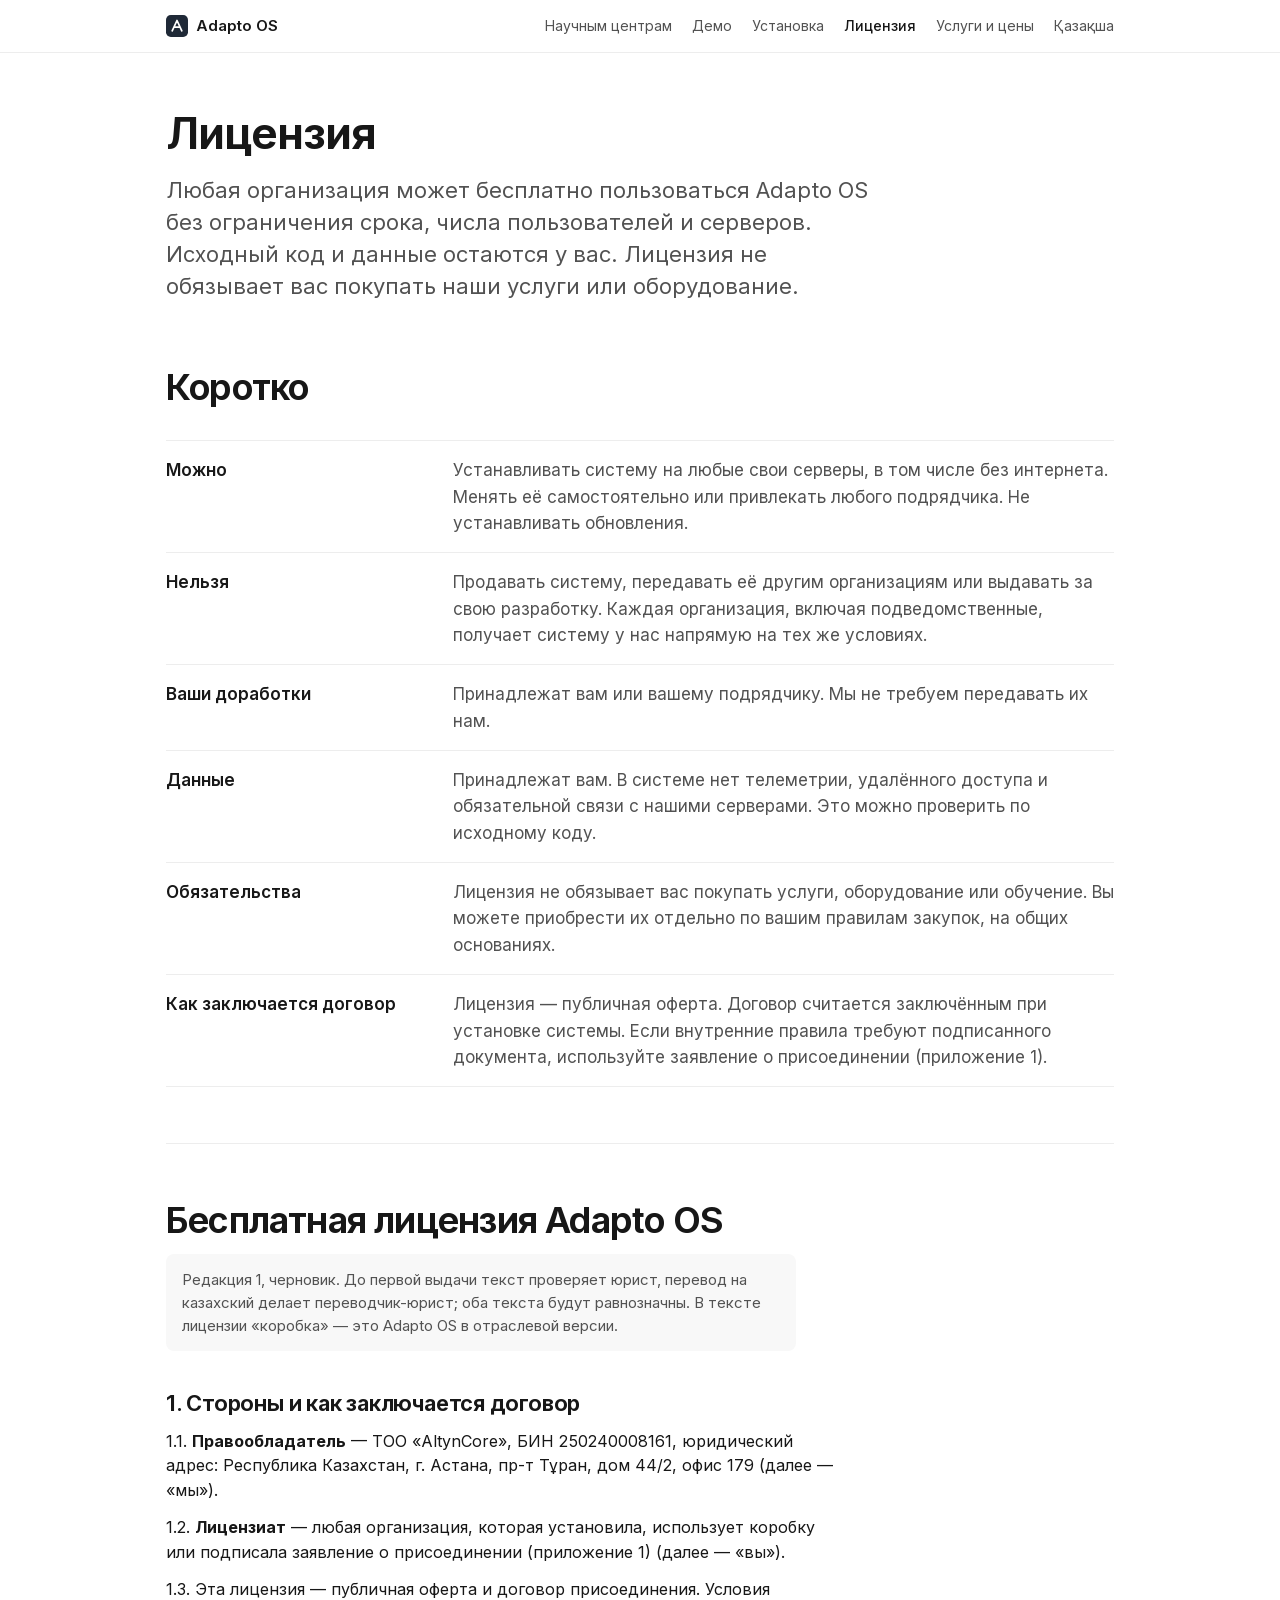
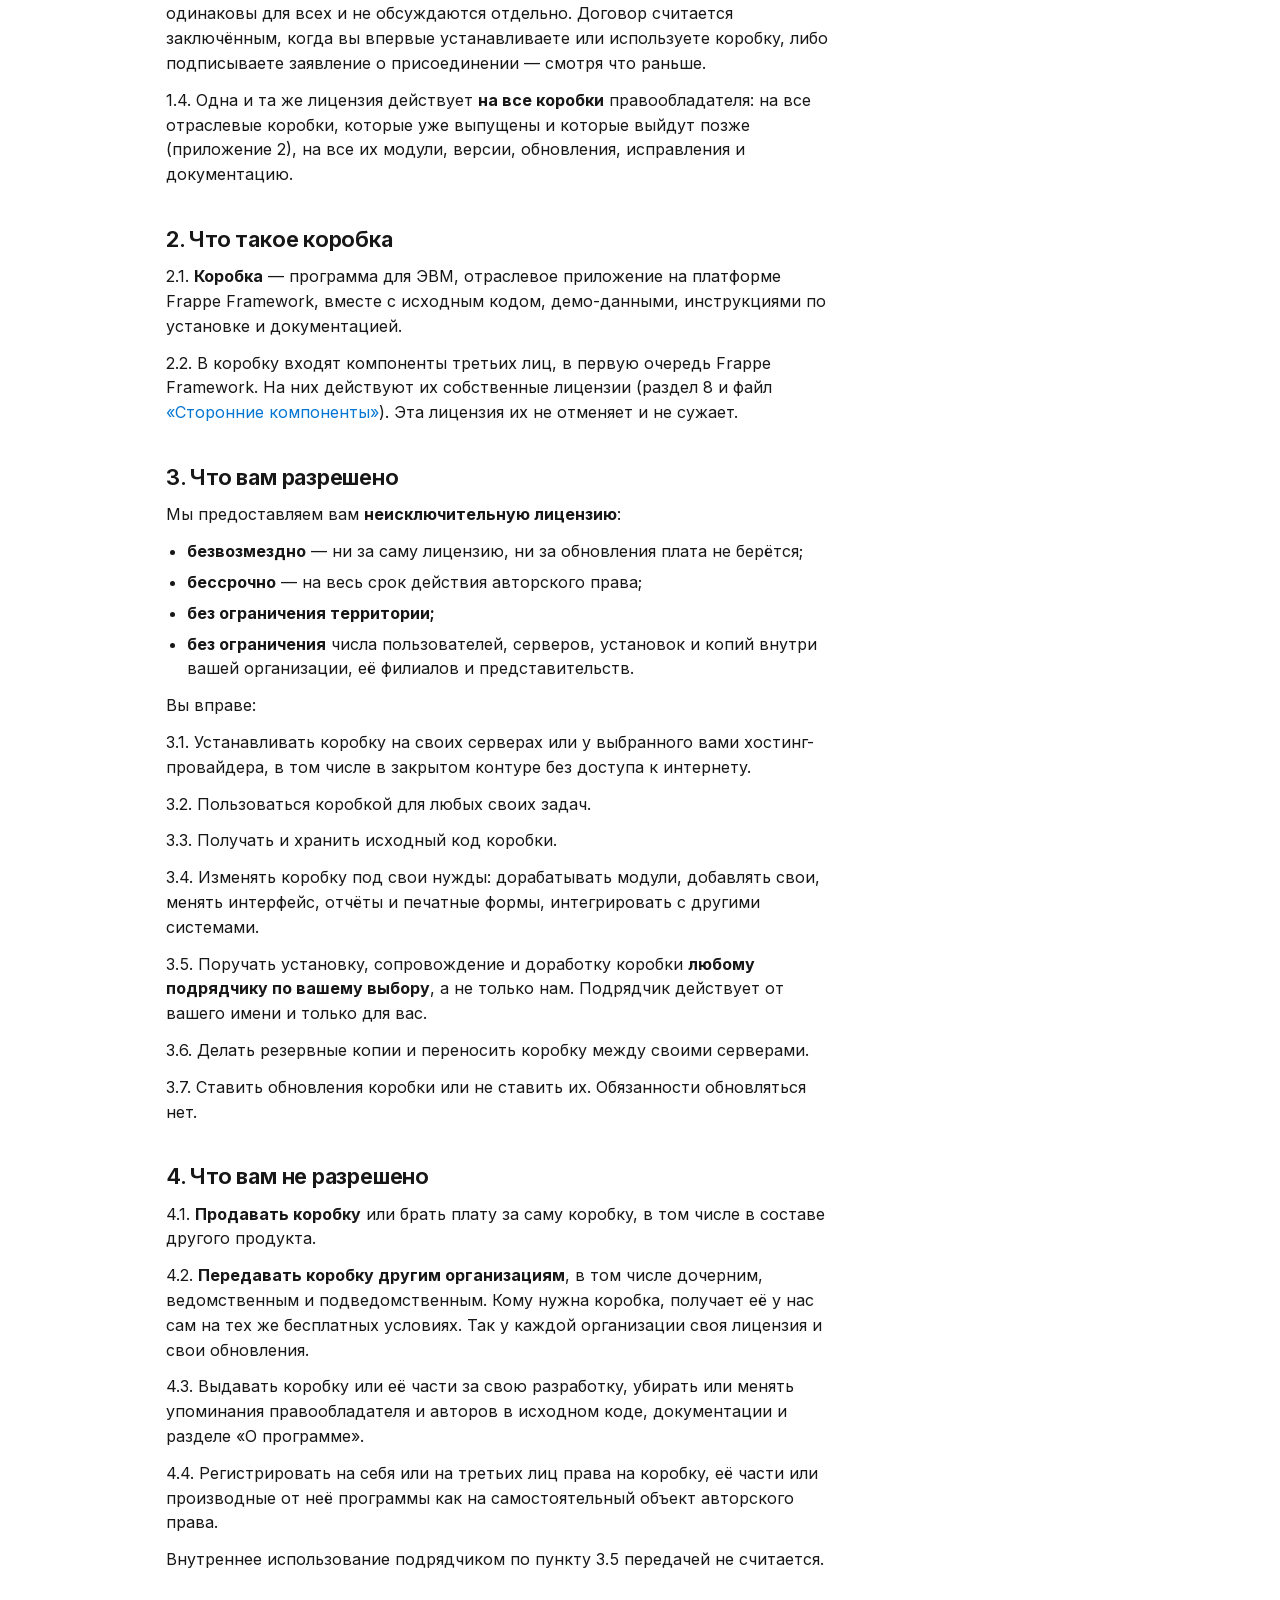
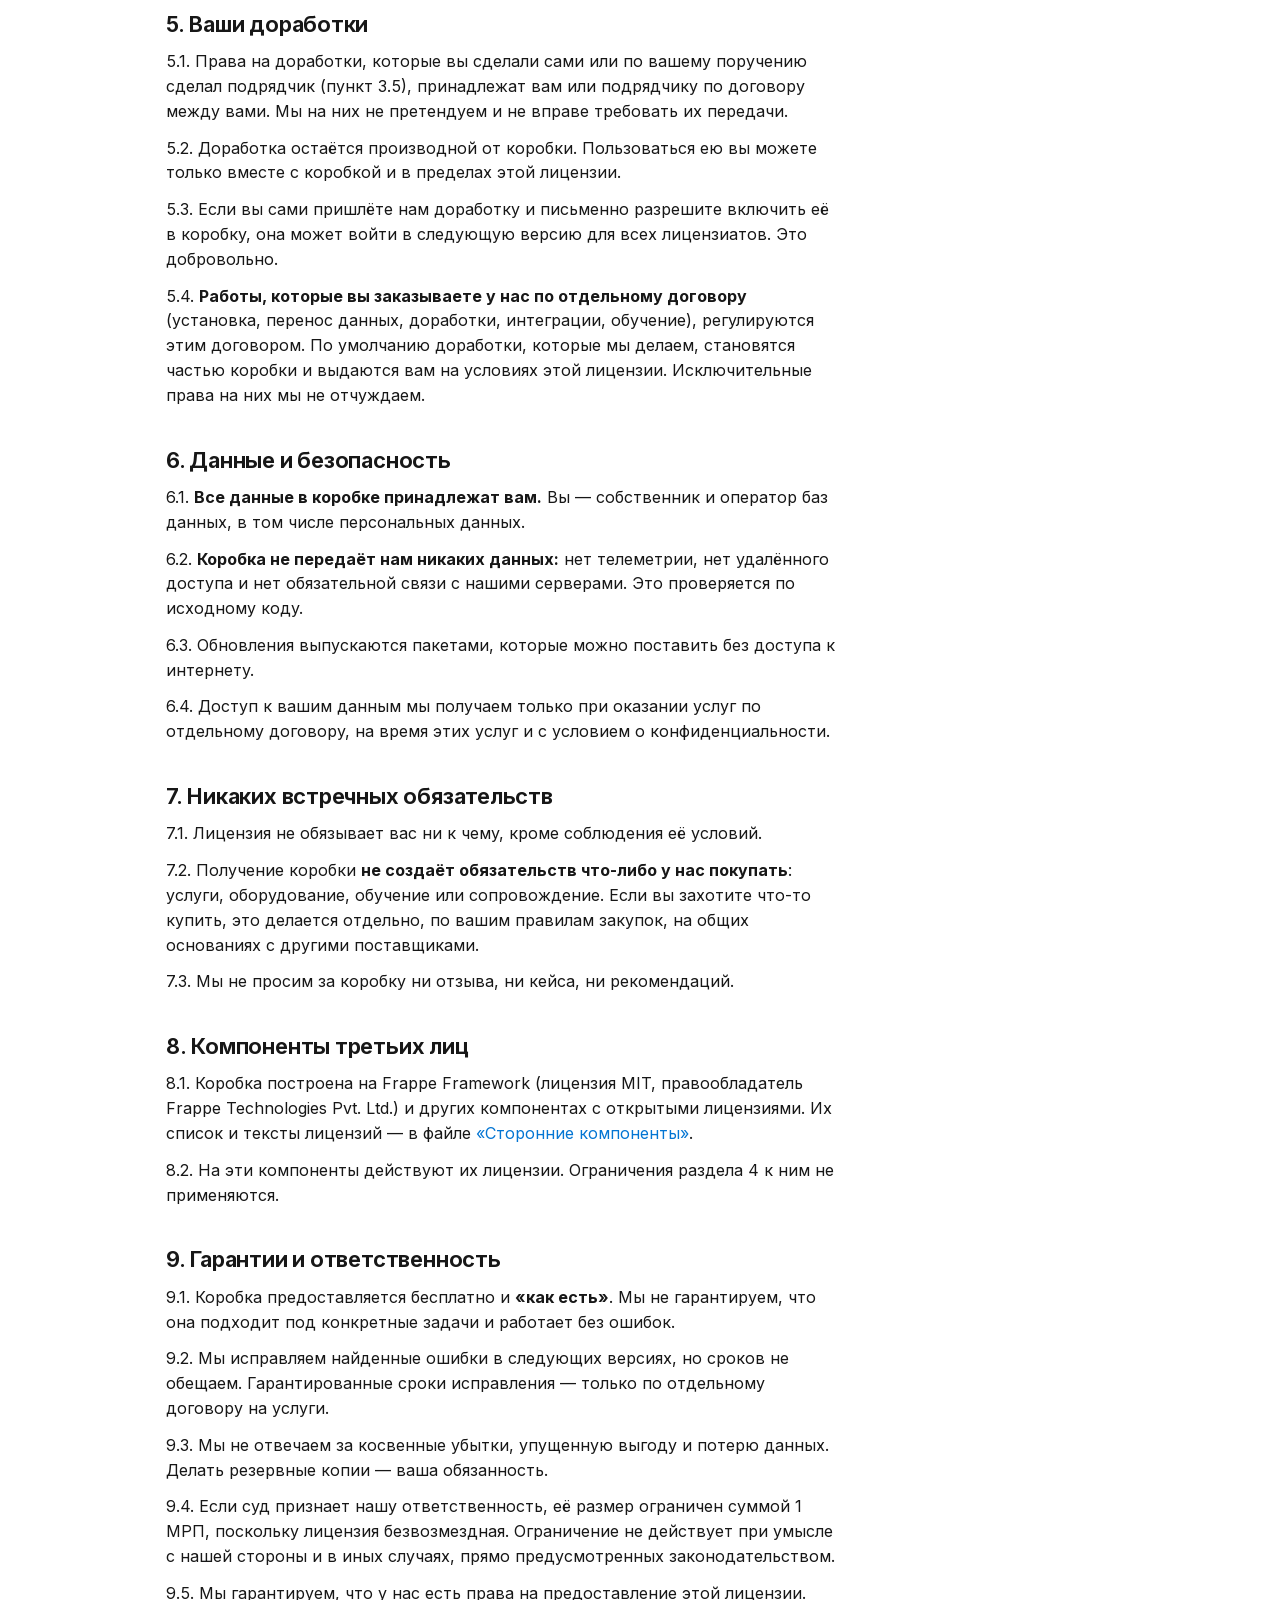
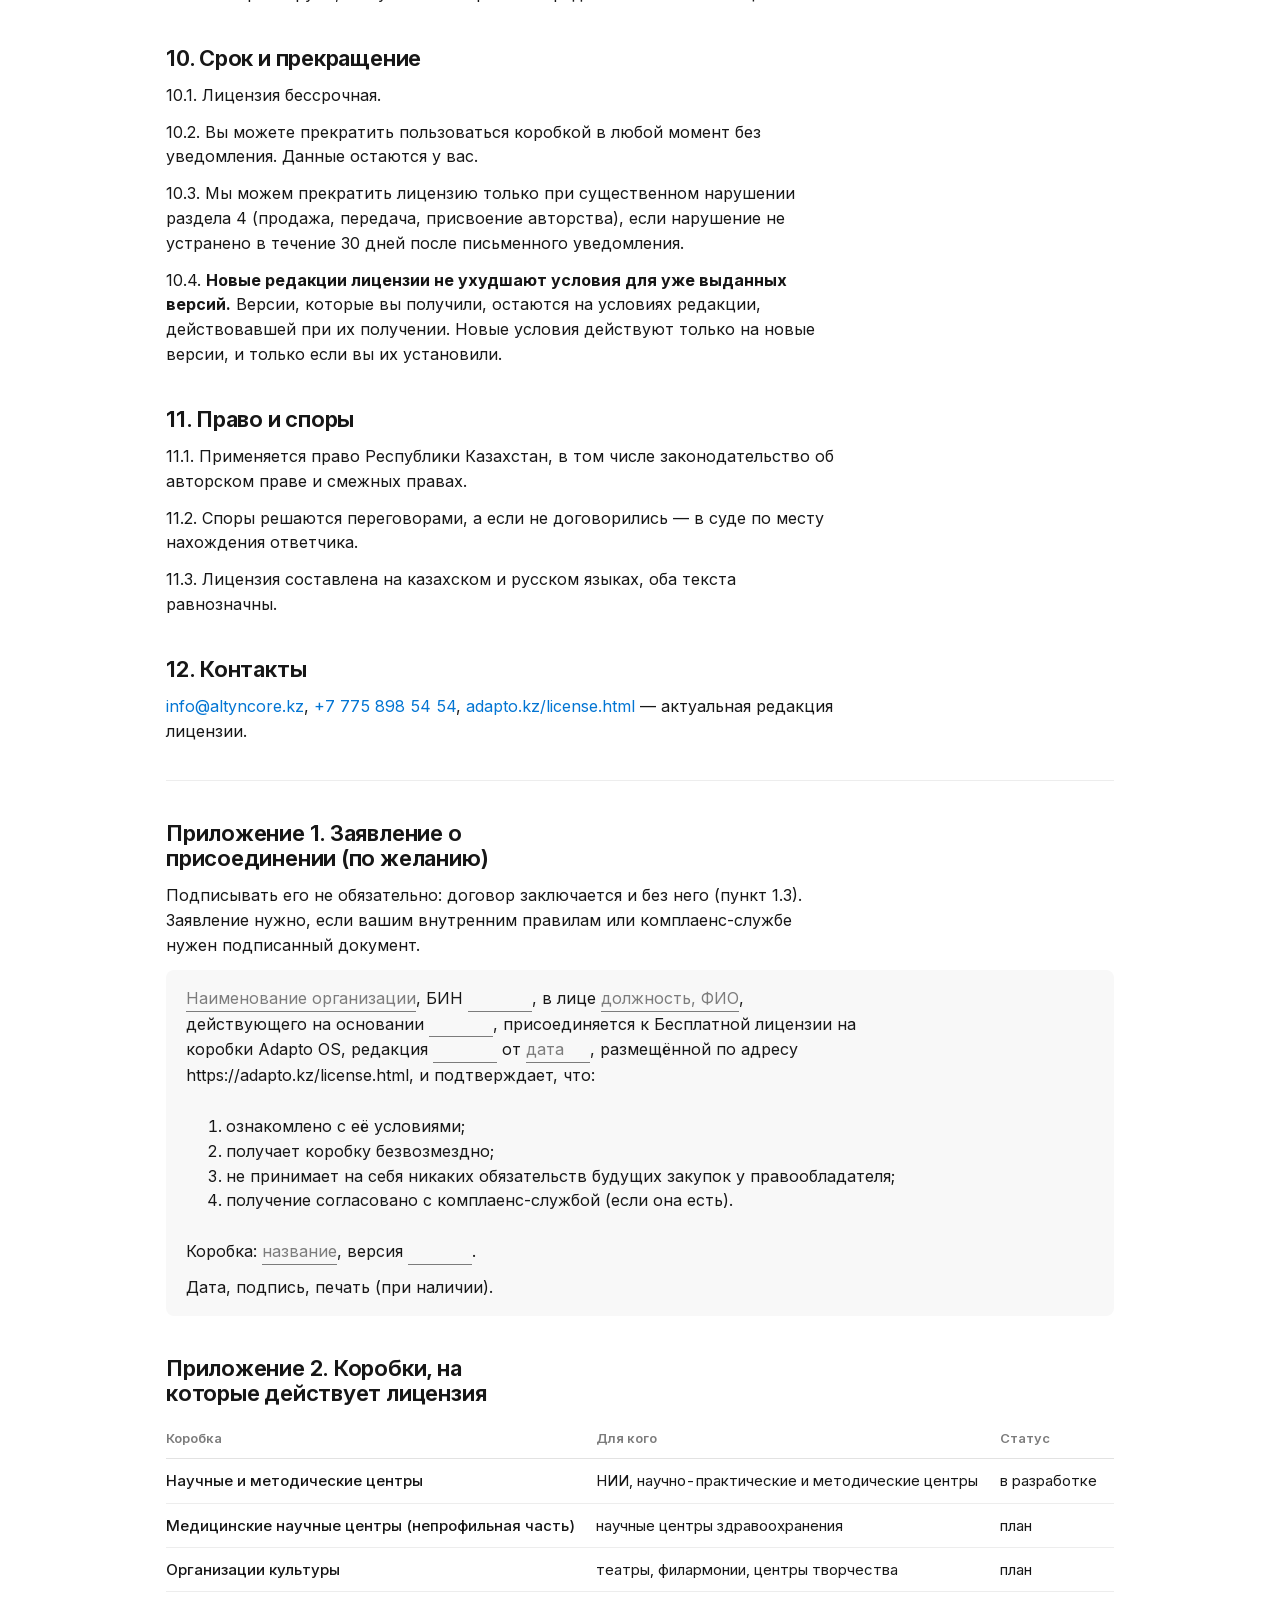
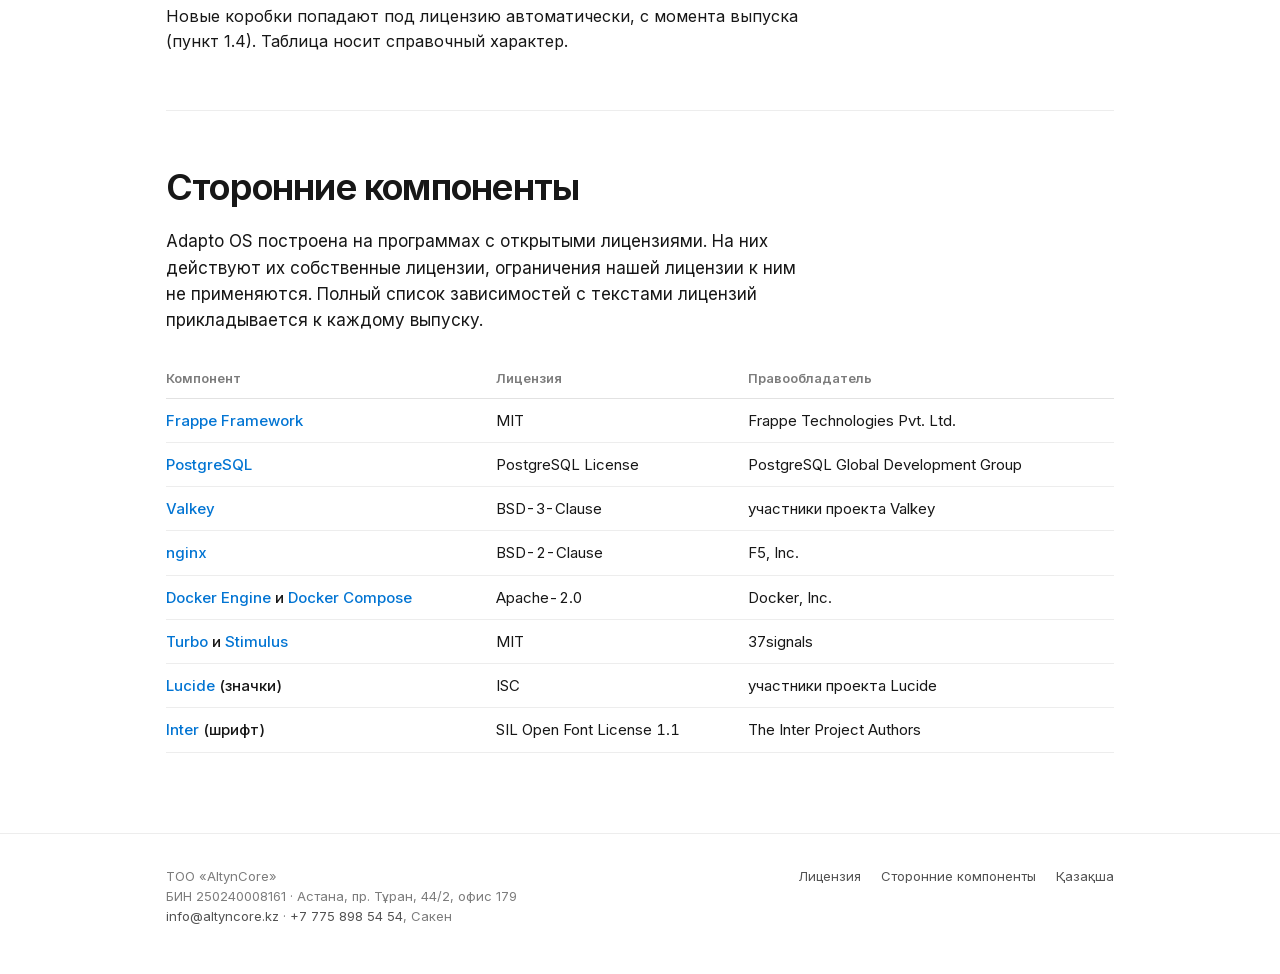
<file: license.html>
<!doctype html>
<html lang="ru">
<head>
<meta charset="utf-8">
<meta name="viewport" content="width=device-width, initial-scale=1, viewport-fit=cover">
<title>Лицензия — Adapto OS</title>
<meta name="description" content="Бесплатная бессрочная лицензия Adapto OS: условия использования и права на данные. Без обязательств покупать услуги и оборудование. Сторонние компоненты.">
<link rel="icon" href="assets/logo.svg" type="image/svg+xml">
<link rel="stylesheet" href="assets/site.css">
<link rel="alternate" hreflang="kk" href="kk/license">
</head>
<body class="page">
<header class="site-header">
  <div class="wrap">
    <a class="brand" href="./"><img src="assets/logo.svg" alt="" width="22" height="22">Adapto OS</a>
    <nav class="site-nav" aria-label="Разделы сайта">
      <a href="science">Научным центрам</a>
      <a href="demo">Демо</a>
      <a href="install">Установка</a>
      <a href="license" aria-current="page">Лицензия</a>
      <a href="services">Услуги и цены</a>
      <a href="kk/license" lang="kk" hreflang="kk">Қазақша</a>
    </nav>
  </div>
</header>

<main class="wrap">
  <section class="page-head">
    <h1>Лицензия</h1>
    <p class="lead">Любая организация может бесплатно пользоваться Adapto OS без ограничения срока, числа пользователей и серверов. Исходный код и данные остаются у вас. Лицензия не обязывает вас покупать наши услуги или оборудование.</p>
  </section>

  <section class="section">
    <h2>Коротко</h2>
    <dl class="rows">
      <div><dt>Можно</dt><dd>Устанавливать систему на любые свои серверы, в том числе без интернета. Менять её самостоятельно или привлекать любого подрядчика. Не устанавливать обновления.</dd></div>
      <div><dt>Нельзя</dt><dd>Продавать систему, передавать её другим организациям или выдавать за свою разработку. Каждая организация, включая подведомственные, получает систему у нас напрямую на тех же условиях.</dd></div>
      <div><dt>Ваши доработки</dt><dd>Принадлежат вам или вашему подрядчику. Мы не требуем передавать их нам.</dd></div>
      <div><dt>Данные</dt><dd>Принадлежат вам. В системе нет телеметрии, удалённого доступа и обязательной связи с нашими серверами. Это можно проверить по исходному коду.</dd></div>
      <div><dt>Обязательства</dt><dd>Лицензия не обязывает вас покупать услуги, оборудование или обучение. Вы можете приобрести их отдельно по вашим правилам закупок, на общих основаниях.</dd></div>
      <div><dt>Как заключается договор</dt><dd>Лицензия — публичная оферта. Договор считается заключённым при установке системы. Если внутренние правила требуют подписанного документа, используйте заявление о присоединении (приложение 1).</dd></div>
    </dl>
  </section>

  <section class="section legal" id="text">
    <h2 class="legal-title">Бесплатная лицензия Adapto OS</h2>
    <p class="note">Редакция 1, черновик. До первой выдачи текст проверяет юрист, перевод на казахский делает переводчик-юрист; оба текста будут равнозначны. В тексте лицензии «коробка» — это Adapto OS в отраслевой версии.</p>
<h2>1. Стороны и как заключается договор</h2>
<p>1.1. <strong>Правообладатель</strong> — ТОО «AltynCore», БИН 250240008161, юридический адрес: Республика Казахстан, г. Астана, пр-т Тұран, дом 44/2, офис 179 (далее — «мы»).</p>
<p>1.2. <strong>Лицензиат</strong> — любая организация, которая установила, использует коробку или подписала заявление о присоединении (приложение 1) (далее — «вы»).</p>
<p>1.3. Эта лицензия — публичная оферта и договор присоединения. Условия одинаковы для всех и не обсуждаются отдельно. Договор считается заключённым, когда вы впервые устанавливаете или используете коробку, либо подписываете заявление о присоединении — смотря что раньше.</p>
<p>1.4. Одна и та же лицензия действует <strong>на все коробки</strong> правообладателя: на все отраслевые коробки, которые уже выпущены и которые выйдут позже (приложение 2), на все их модули, версии, обновления, исправления и документацию.</p>
<h2>2. Что такое коробка</h2>
<p>2.1. <strong>Коробка</strong> — программа для ЭВМ, отраслевое приложение на платформе Frappe Framework, вместе с исходным кодом, демо-данными, инструкциями по установке и документацией.</p>
<p>2.2. В коробку входят компоненты третьих лиц, в первую очередь Frappe Framework. На них действуют их собственные лицензии (раздел 8 и файл <a href="#third-party">«Сторонние компоненты»</a>). Эта лицензия их не отменяет и не сужает.</p>
<h2>3. Что вам разрешено</h2>
<p>Мы предоставляем вам <strong>неисключительную лицензию</strong>:</p>
<ul>
<li><strong>безвозмездно</strong> — ни за саму лицензию, ни за обновления плата не берётся;</li>
<li><strong>бессрочно</strong> — на весь срок действия авторского права;</li>
<li><strong>без ограничения территории;</strong></li>
<li><strong>без ограничения</strong> числа пользователей, серверов, установок и копий внутри вашей организации, её филиалов и представительств.</li>
</ul>
<p>Вы вправе:</p>
<p>3.1. Устанавливать коробку на своих серверах или у выбранного вами хостинг-провайдера, в том числе в закрытом контуре без доступа к интернету.</p>
<p>3.2. Пользоваться коробкой для любых своих задач.</p>
<p>3.3. Получать и хранить исходный код коробки.</p>
<p>3.4. Изменять коробку под свои нужды: дорабатывать модули, добавлять свои, менять интерфейс, отчёты и печатные формы, интегрировать с другими системами.</p>
<p>3.5. Поручать установку, сопровождение и доработку коробки <strong>любому подрядчику по вашему выбору</strong>, а не только нам. Подрядчик действует от вашего имени и только для вас.</p>
<p>3.6. Делать резервные копии и переносить коробку между своими серверами.</p>
<p>3.7. Ставить обновления коробки или не ставить их. Обязанности обновляться нет.</p>
<h2>4. Что вам не разрешено</h2>
<p>4.1. <strong>Продавать коробку</strong> или брать плату за саму коробку, в том числе в составе другого продукта.</p>
<p>4.2. <strong>Передавать коробку другим организациям</strong>, в том числе дочерним, ведомственным и подведомственным. Кому нужна коробка, получает её у нас сам на тех же бесплатных условиях. Так у каждой организации своя лицензия и свои обновления.</p>
<p>4.3. Выдавать коробку или её части за свою разработку, убирать или менять упоминания правообладателя и авторов в исходном коде, документации и разделе «О программе».</p>
<p>4.4. Регистрировать на себя или на третьих лиц права на коробку, её части или производные от неё программы как на самостоятельный объект авторского права.</p>
<p>Внутреннее использование подрядчиком по пункту 3.5 передачей не считается.</p>
<h2>5. Ваши доработки</h2>
<p>5.1. Права на доработки, которые вы сделали сами или по вашему поручению сделал подрядчик (пункт 3.5), принадлежат вам или подрядчику по договору между вами. Мы на них не претендуем и не вправе требовать их передачи.</p>
<p>5.2. Доработка остаётся производной от коробки. Пользоваться ею вы можете только вместе с коробкой и в пределах этой лицензии.</p>
<p>5.3. Если вы сами пришлёте нам доработку и письменно разрешите включить её в коробку, она может войти в следующую версию для всех лицензиатов. Это добровольно.</p>
<p>5.4. <strong>Работы, которые вы заказываете у нас по отдельному договору</strong> (установка, перенос данных, доработки, интеграции, обучение), регулируются этим договором. По умолчанию доработки, которые мы делаем, становятся частью коробки и выдаются вам на условиях этой лицензии. Исключительные права на них мы не отчуждаем.</p>
<h2>6. Данные и безопасность</h2>
<p>6.1. <strong>Все данные в коробке принадлежат вам.</strong> Вы — собственник и оператор баз данных, в том числе персональных данных.</p>
<p>6.2. <strong>Коробка не передаёт нам никаких данных:</strong> нет телеметрии, нет удалённого доступа и нет обязательной связи с нашими серверами. Это проверяется по исходному коду.</p>
<p>6.3. Обновления выпускаются пакетами, которые можно поставить без доступа к интернету.</p>
<p>6.4. Доступ к вашим данным мы получаем только при оказании услуг по отдельному договору, на время этих услуг и с условием о конфиденциальности.</p>
<h2>7. Никаких встречных обязательств</h2>
<p>7.1. Лицензия не обязывает вас ни к чему, кроме соблюдения её условий.</p>
<p>7.2. Получение коробки <strong>не создаёт обязательств что-либо у нас покупать</strong>: услуги, оборудование, обучение или сопровождение. Если вы захотите что-то купить, это делается отдельно, по вашим правилам закупок, на общих основаниях с другими поставщиками.</p>
<p>7.3. Мы не просим за коробку ни отзыва, ни кейса, ни рекомендаций.</p>
<h2>8. Компоненты третьих лиц</h2>
<p>8.1. Коробка построена на Frappe Framework (лицензия MIT, правообладатель Frappe Technologies Pvt. Ltd.) и других компонентах с открытыми лицензиями. Их список и тексты лицензий — в файле <a href="#third-party">«Сторонние компоненты»</a>.</p>
<p>8.2. На эти компоненты действуют их лицензии. Ограничения раздела 4 к ним не применяются.</p>
<h2>9. Гарантии и ответственность</h2>
<p>9.1. Коробка предоставляется бесплатно и <strong>«как есть»</strong>. Мы не гарантируем, что она подходит под конкретные задачи и работает без ошибок.</p>
<p>9.2. Мы исправляем найденные ошибки в следующих версиях, но сроков не обещаем. Гарантированные сроки исправления — только по отдельному договору на услуги.</p>
<p>9.3. Мы не отвечаем за косвенные убытки, упущенную выгоду и потерю данных. Делать резервные копии — ваша обязанность.</p>
<p>9.4. Если суд признает нашу ответственность, её размер ограничен суммой 1 МРП, поскольку лицензия безвозмездная. Ограничение не действует при умысле с нашей стороны и в иных случаях, прямо предусмотренных законодательством.</p>
<p>9.5. Мы гарантируем, что у нас есть права на предоставление этой лицензии.</p>
<h2>10. Срок и прекращение</h2>
<p>10.1. Лицензия бессрочная.</p>
<p>10.2. Вы можете прекратить пользоваться коробкой в любой момент без уведомления. Данные остаются у вас.</p>
<p>10.3. Мы можем прекратить лицензию только при существенном нарушении раздела 4 (продажа, передача, присвоение авторства), если нарушение не устранено в течение 30 дней после письменного уведомления.</p>
<p>10.4. <strong>Новые редакции лицензии не ухудшают условия для уже выданных версий.</strong> Версии, которые вы получили, остаются на условиях редакции, действовавшей при их получении. Новые условия действуют только на новые версии, и только если вы их установили.</p>
<h2>11. Право и споры</h2>
<p>11.1. Применяется право Республики Казахстан, в том числе законодательство об авторском праве и смежных правах.</p>
<p>11.2. Споры решаются переговорами, а если не договорились — в суде по месту нахождения ответчика.</p>
<p>11.3. Лицензия составлена на казахском и русском языках, оба текста равнозначны.</p>
<h2>12. Контакты</h2>
<p><a href="mailto:info@altyncore.kz">info@altyncore.kz</a>, <a href="tel:+77758985454">+7 775 898 54 54</a>, <a href="license">adapto.kz/license.html</a> — актуальная редакция лицензии.</p>
<hr />
<h2>Приложение 1. Заявление о присоединении (по желанию)</h2>
<p>Подписывать его не обязательно: договор заключается и без него (пункт 1.3). Заявление нужно, если вашим внутренним правилам или комплаенс-службе нужен подписанный документ.</p>
<blockquote>
<p><span class="blank">Наименование организации</span>, БИН <span class="blank">&nbsp;&nbsp;&nbsp;&nbsp;&nbsp;&nbsp;&nbsp;&nbsp;</span>, в лице <span class="blank">должность, ФИО</span>, действующего на основании <span class="blank">&nbsp;&nbsp;&nbsp;&nbsp;&nbsp;&nbsp;&nbsp;&nbsp;</span>, присоединяется к Бесплатной лицензии на коробки Adapto OS, редакция <span class="blank">&nbsp;&nbsp;&nbsp;&nbsp;&nbsp;&nbsp;&nbsp;&nbsp;</span> от <span class="blank">дата</span>, размещённой по адресу https://adapto.kz/license.html, и подтверждает, что:</p>
<ol type="1">
<li>ознакомлено с её условиями;</li>
<li>получает коробку безвозмездно;</li>
<li>не принимает на себя никаких обязательств будущих закупок у правообладателя;</li>
<li>получение согласовано с комплаенс-службой (если она есть).</li>
</ol>
<p>Коробка: <span class="blank">название</span>, версия <span class="blank">&nbsp;&nbsp;&nbsp;&nbsp;&nbsp;&nbsp;&nbsp;&nbsp;</span>.</p>
<p>Дата, подпись, печать (при наличии).</p>
</blockquote>
<h2>Приложение 2. Коробки, на которые действует лицензия</h2>
<table>
<thead>
<tr>
<th>Коробка</th>
<th>Для кого</th>
<th>Статус</th>
</tr>
</thead>
<tbody>
<tr>
<td>Научные и методические центры</td>
<td>НИИ, научно-практические и методические центры</td>
<td>в разработке</td>
</tr>
<tr>
<td>Медицинские научные центры (непрофильная часть)</td>
<td>научные центры здравоохранения</td>
<td>план</td>
</tr>
<tr>
<td>Организации культуры</td>
<td>театры, филармонии, центры творчества</td>
<td>план</td>
</tr>
</tbody>
</table>
<p>Новые коробки попадают под лицензию автоматически, с момента выпуска (пункт 1.4). Таблица носит справочный характер.</p>
  </section>

  <section class="section" id="third-party">
    <h2>Сторонние компоненты</h2>
    <p>Adapto OS построена на программах с открытыми лицензиями. На них действуют их собственные лицензии, ограничения нашей лицензии к ним не применяются. Полный список зависимостей с текстами лицензий прикладывается к каждому выпуску.</p>
    <div class="table">
      <table>
        <thead><tr><th>Компонент</th><th>Лицензия</th><th>Правообладатель</th></tr></thead>
        <tbody>
          <tr><td><a href="https://github.com/frappe/frappe">Frappe Framework</a></td><td>MIT</td><td>Frappe Technologies Pvt. Ltd.</td></tr>
          <tr><td><a href="https://www.postgresql.org/about/licence/">PostgreSQL</a></td><td>PostgreSQL License</td><td>PostgreSQL Global Development Group</td></tr>
          <tr><td><a href="https://github.com/valkey-io/valkey">Valkey</a></td><td>BSD-3-Clause</td><td>участники проекта Valkey</td></tr>
          <tr><td><a href="https://nginx.org/LICENSE">nginx</a></td><td>BSD-2-Clause</td><td>F5, Inc.</td></tr>
          <tr><td><a href="https://github.com/moby/moby">Docker Engine</a> и <a href="https://github.com/docker/compose">Docker Compose</a></td><td>Apache-2.0</td><td>Docker, Inc.</td></tr>
          <tr><td><a href="https://github.com/hotwired/turbo">Turbo</a> и <a href="https://github.com/hotwired/stimulus">Stimulus</a></td><td>MIT</td><td>37signals</td></tr>
          <tr><td><a href="https://github.com/lucide-icons/lucide">Lucide</a> (значки)</td><td>ISC</td><td>участники проекта Lucide</td></tr>
          <tr><td><a href="https://github.com/rsms/inter">Inter</a> (шрифт)</td><td>SIL Open Font License 1.1</td><td>The Inter Project Authors</td></tr>
        </tbody>
      </table>
    </div>
  </section>
</main>

<footer class="site-footer">
  <div class="wrap">
    <div>
      <div>ТОО «AltynCore»</div>
      <div>БИН 250240008161 · Астана, пр. Тұран, 44/2, офис 179</div>
      <div><a href="mailto:info@altyncore.kz">info@altyncore.kz</a> · <a href="tel:+77758985454">+7 775 898 54 54</a>, Сакен</div>
    </div>
    <nav aria-label="Документы">
      <a href="license">Лицензия</a>
      <a href="license#third-party">Сторонние компоненты</a>
      <a href="kk/license" lang="kk" hreflang="kk">Қазақша</a>
    </nav>
  </div>
</footer>
</body>
</html>
</file>
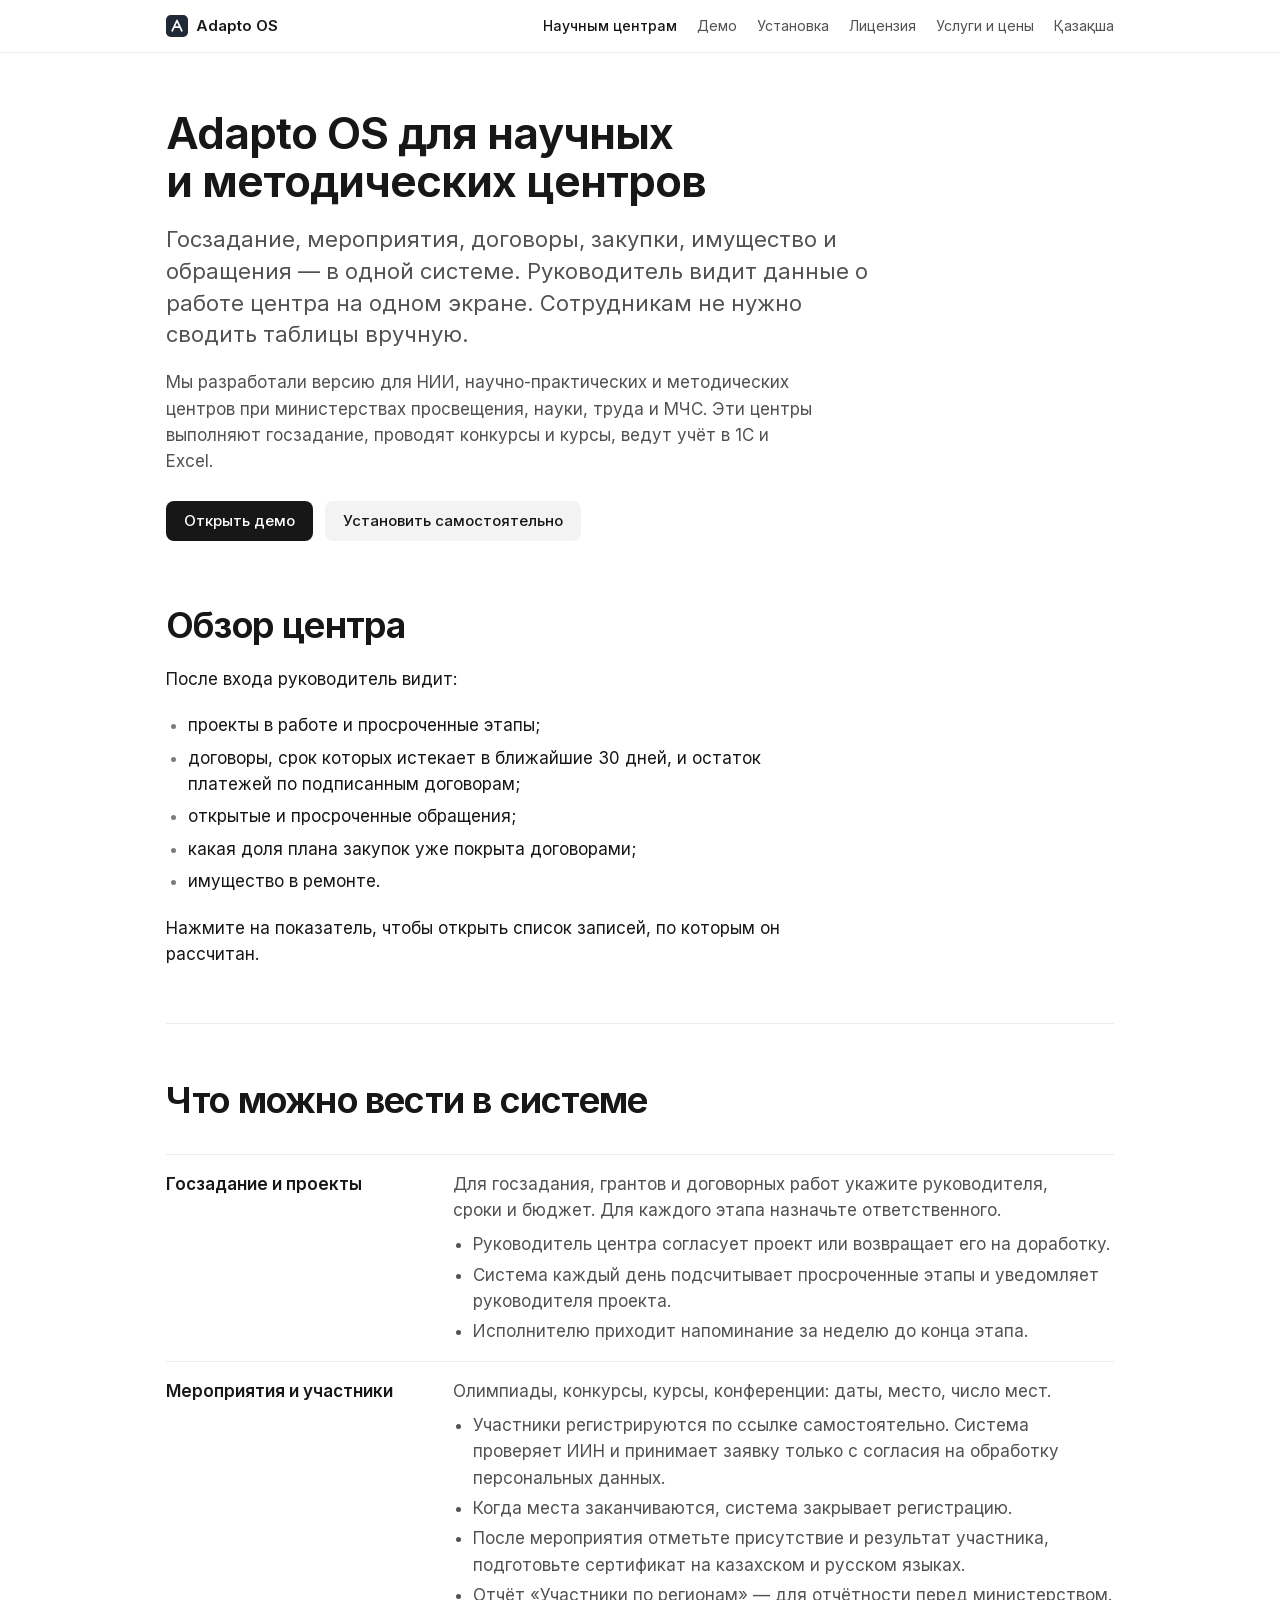
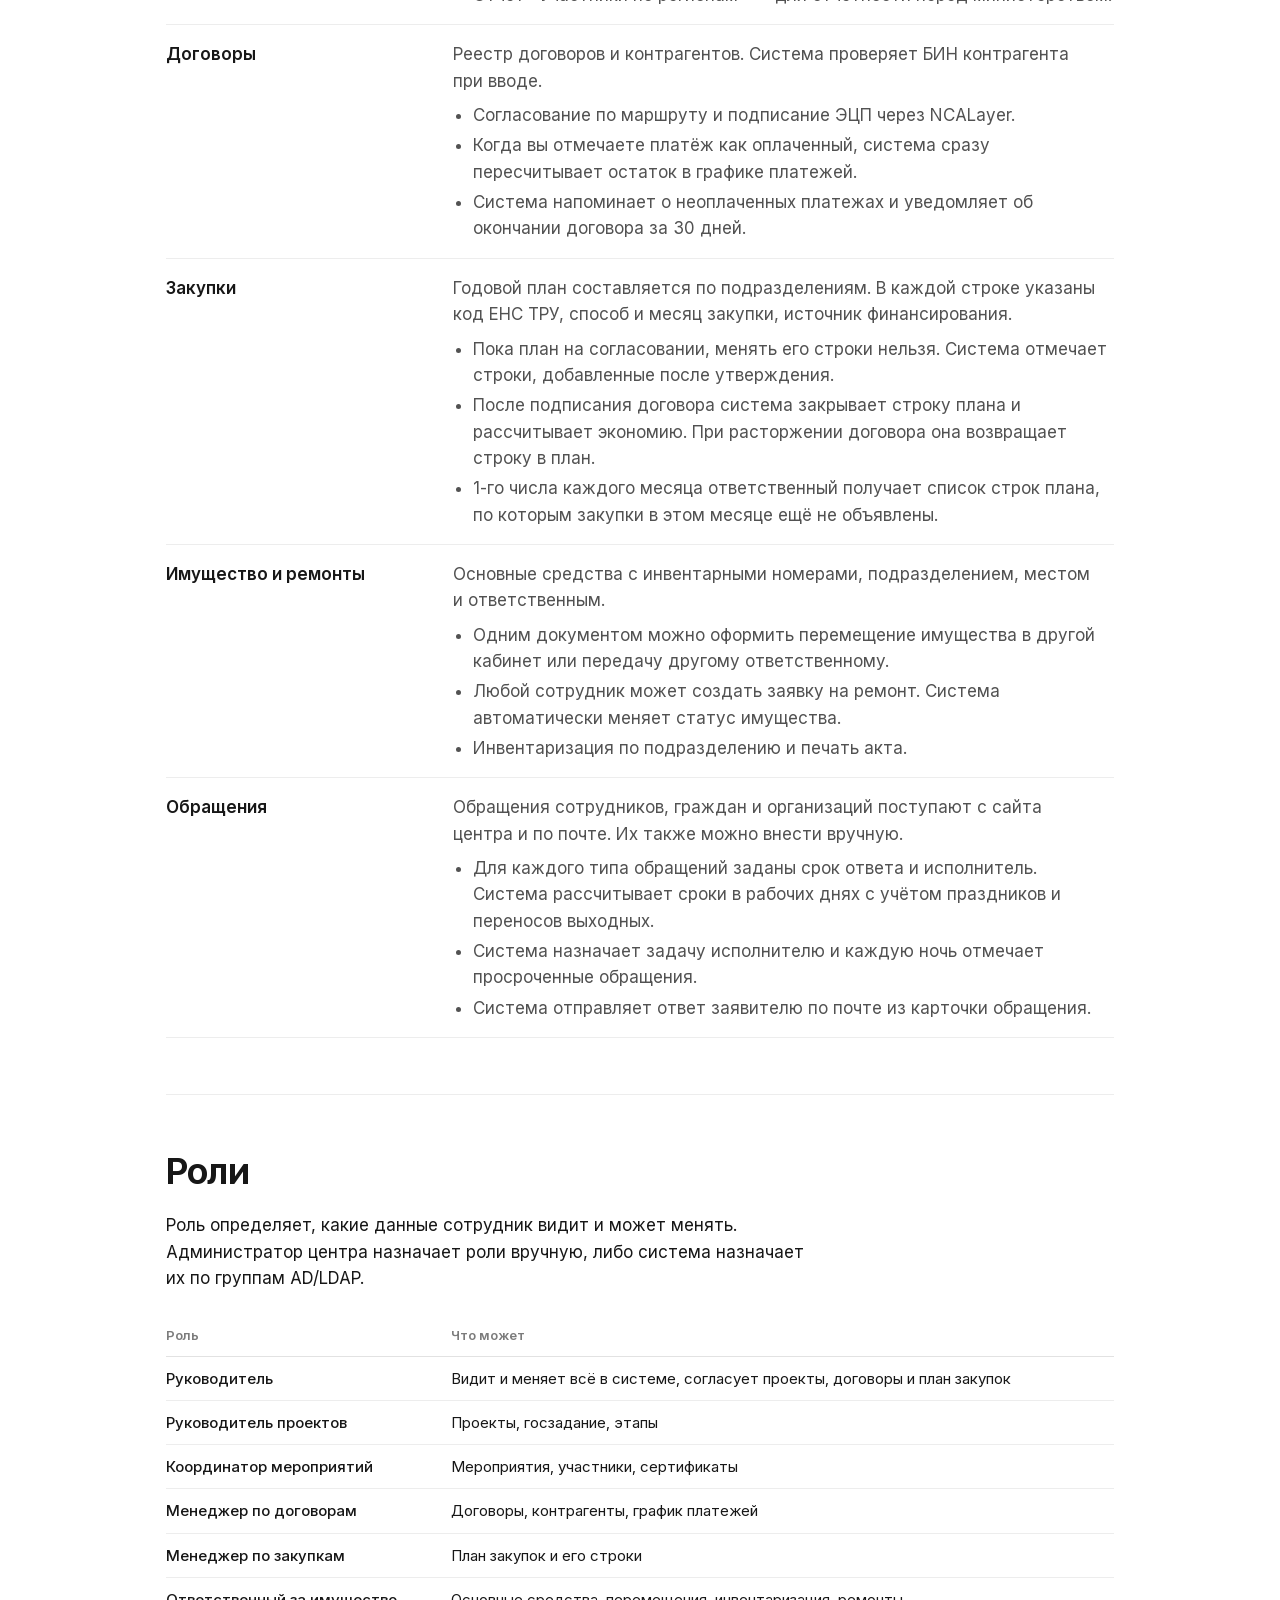
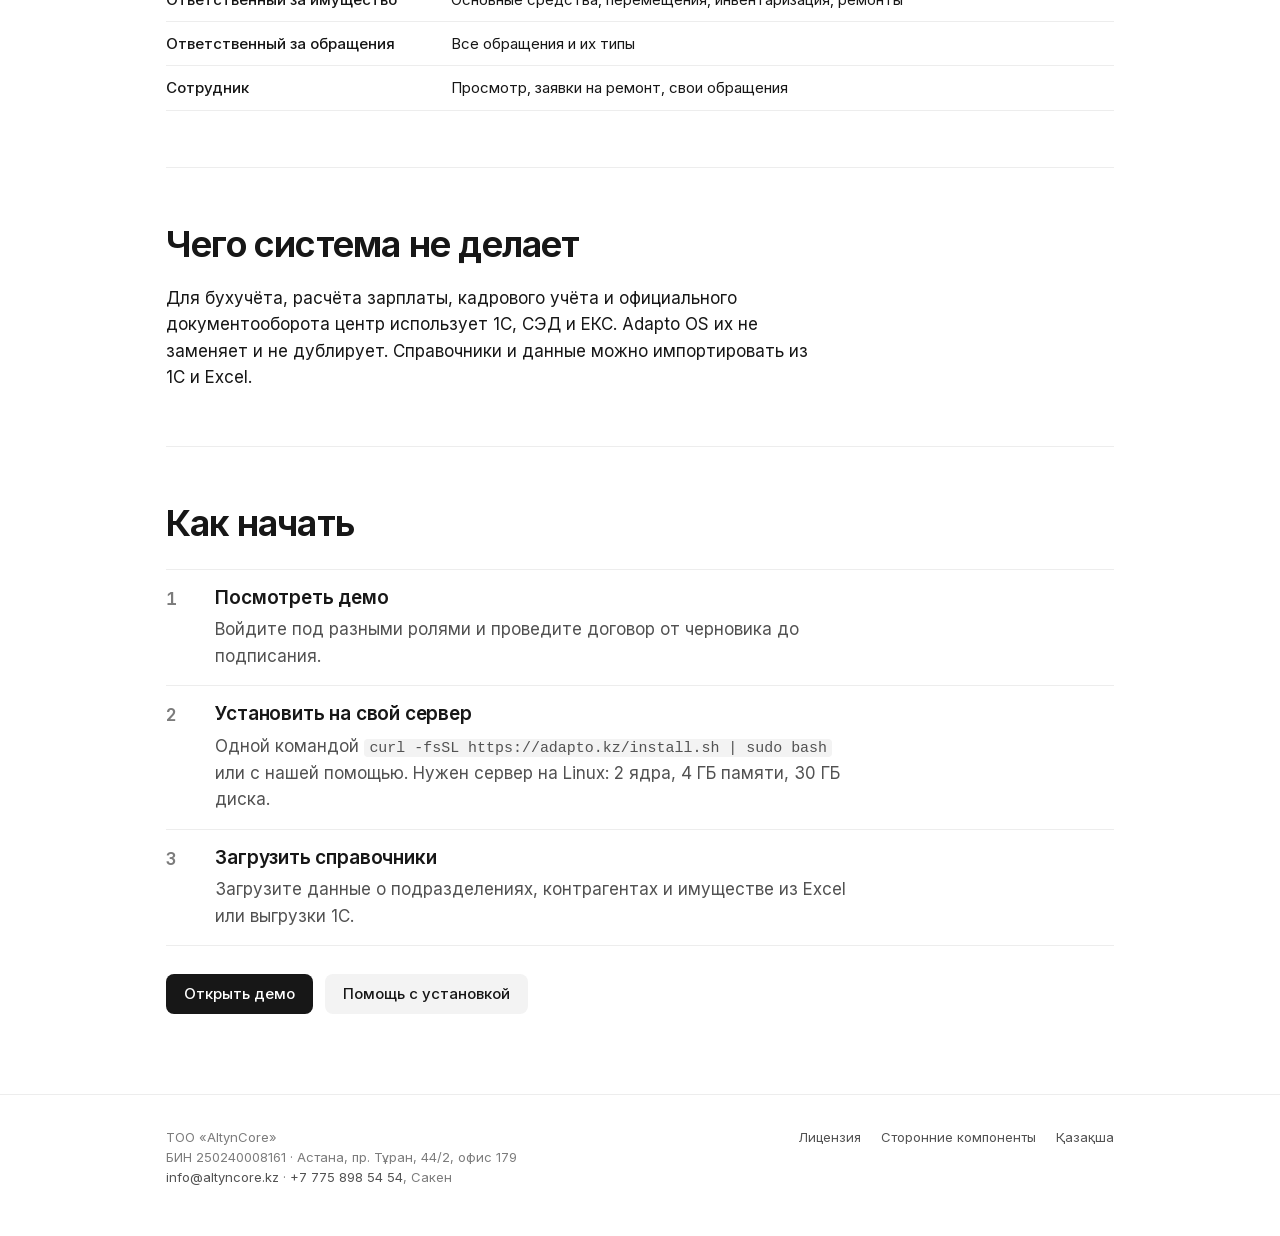
<file: science.html>
<!doctype html>
<html lang="ru">
<head>
<meta charset="utf-8">
<meta name="viewport" content="width=device-width, initial-scale=1, viewport-fit=cover">
<title>Научным и методическим центрам — Adapto OS</title>
<meta name="description" content="Госзадание, мероприятия, договоры, закупки, имущество и обращения научного или методического центра в одной системе. Бесплатно, на вашем сервере.">
<link rel="icon" href="assets/logo.svg" type="image/svg+xml">
<link rel="stylesheet" href="assets/site.css">
<link rel="alternate" hreflang="kk" href="kk/science">
</head>
<body class="page">
<header class="site-header">
  <div class="wrap">
    <a class="brand" href="./"><img src="assets/logo.svg" alt="" width="22" height="22">Adapto OS</a>
    <nav class="site-nav" aria-label="Разделы сайта">
      <a href="science" aria-current="page">Научным центрам</a>
      <a href="demo">Демо</a>
      <a href="install">Установка</a>
      <a href="license">Лицензия</a>
      <a href="services">Услуги и цены</a>
      <a href="kk/science" lang="kk" hreflang="kk">Қазақша</a>
    </nav>
  </div>
</header>

<main class="wrap">
  <section class="page-head">
    <h1>Adapto OS для научных и методических центров</h1>
    <p class="lead">Госзадание, мероприятия, договоры, закупки, имущество и обращения — в одной системе. Руководитель видит данные о работе центра на одном экране. Сотрудникам не нужно сводить таблицы вручную.</p>
    <p class="muted">Мы разработали версию для НИИ, научно-практических и методических центров при министерствах просвещения, науки, труда и МЧС. Эти центры выполняют госзадание, проводят конкурсы и курсы, ведут учёт в 1С и Excel.</p>
    <div class="actions">
      <a class="button primary" href="demo">Открыть демо</a>
      <a class="button" href="install">Установить самостоятельно</a>
    </div>
  </section>

  <section class="section">
    <h2>Обзор центра</h2>
    <p>После входа руководитель видит:</p>
    <div class="prose"><ul>
      <li>проекты в работе и просроченные этапы;</li>
      <li>договоры, срок которых истекает в ближайшие 30 дней, и остаток платежей по подписанным договорам;</li>
      <li>открытые и просроченные обращения;</li>
      <li>какая доля плана закупок уже покрыта договорами;</li>
      <li>имущество в ремонте.</li>
    </ul></div>
    <p>Нажмите на показатель, чтобы открыть список записей, по которым он рассчитан.</p>
  </section>

  <section class="section">
    <h2>Что можно вести в системе</h2>
    <dl class="rows">
      <div><dt>Госзадание и проекты</dt><dd>
        <p>Для госзадания, грантов и договорных работ укажите руководителя, сроки и бюджет. Для каждого этапа назначьте ответственного.</p>
        <ul>
          <li>Руководитель центра согласует проект или возвращает его на доработку.</li>
          <li>Система каждый день подсчитывает просроченные этапы и уведомляет руководителя проекта.</li>
          <li>Исполнителю приходит напоминание за неделю до конца этапа.</li>
        </ul>
      </dd></div>
      <div><dt>Мероприятия и участники</dt><dd>
        <p>Олимпиады, конкурсы, курсы, конференции: даты, место, число мест.</p>
        <ul>
          <li>Участники регистрируются по ссылке самостоятельно. Система проверяет ИИН и принимает заявку только с согласия на обработку персональных данных.</li>
          <li>Когда места заканчиваются, система закрывает регистрацию.</li>
          <li>После мероприятия отметьте присутствие и результат участника, подготовьте сертификат на казахском и русском языках.</li>
          <li>Отчёт «Участники по регионам» — для отчётности перед министерством.</li>
        </ul>
      </dd></div>
      <div><dt>Договоры</dt><dd>
        <p>Реестр договоров и контрагентов. Система проверяет БИН контрагента при вводе.</p>
        <ul>
          <li>Согласование по маршруту и подписание ЭЦП через NCALayer.</li>
          <li>Когда вы отмечаете платёж как оплаченный, система сразу пересчитывает остаток в графике платежей.</li>
          <li>Система напоминает о неоплаченных платежах и уведомляет об окончании договора за 30 дней.</li>
        </ul>
      </dd></div>
      <div><dt>Закупки</dt><dd>
        <p>Годовой план составляется по подразделениям. В каждой строке указаны код ЕНС ТРУ, способ и месяц закупки, источник финансирования.</p>
        <ul>
          <li>Пока план на согласовании, менять его строки нельзя. Система отмечает строки, добавленные после утверждения.</li>
          <li>После подписания договора система закрывает строку плана и рассчитывает экономию. При расторжении договора она возвращает строку в план.</li>
          <li>1-го числа каждого месяца ответственный получает список строк плана, по которым закупки в этом месяце ещё не объявлены.</li>
        </ul>
      </dd></div>
      <div><dt>Имущество и ремонты</dt><dd>
        <p>Основные средства с инвентарными номерами, подразделением, местом и ответственным.</p>
        <ul>
          <li>Одним документом можно оформить перемещение имущества в другой кабинет или передачу другому ответственному.</li>
          <li>Любой сотрудник может создать заявку на ремонт. Система автоматически меняет статус имущества.</li>
          <li>Инвентаризация по подразделению и печать акта.</li>
        </ul>
      </dd></div>
      <div><dt>Обращения</dt><dd>
        <p>Обращения сотрудников, граждан и организаций поступают с сайта центра и по почте. Их также можно внести вручную.</p>
        <ul>
          <li>Для каждого типа обращений заданы срок ответа и исполнитель. Система рассчитывает сроки в рабочих днях с учётом праздников и переносов выходных.</li>
          <li>Система назначает задачу исполнителю и каждую ночь отмечает просроченные обращения.</li>
          <li>Система отправляет ответ заявителю по почте из карточки обращения.</li>
        </ul>
      </dd></div>
    </dl>
  </section>

  <section class="section">
    <h2>Роли</h2>
    <p>Роль определяет, какие данные сотрудник видит и может менять. Администратор центра назначает роли вручную, либо система назначает их по группам AD/LDAP.</p>
    <div class="table">
      <table>
        <thead><tr><th>Роль</th><th>Что может</th></tr></thead>
        <tbody>
          <tr><td>Руководитель</td><td>Видит и меняет всё в системе, согласует проекты, договоры и план закупок</td></tr>
          <tr><td>Руководитель проектов</td><td>Проекты, госзадание, этапы</td></tr>
          <tr><td>Координатор мероприятий</td><td>Мероприятия, участники, сертификаты</td></tr>
          <tr><td>Менеджер по договорам</td><td>Договоры, контрагенты, график платежей</td></tr>
          <tr><td>Менеджер по закупкам</td><td>План закупок и его строки</td></tr>
          <tr><td>Ответственный за имущество</td><td>Основные средства, перемещения, инвентаризация, ремонты</td></tr>
          <tr><td>Ответственный за обращения</td><td>Все обращения и их типы</td></tr>
          <tr><td>Сотрудник</td><td>Просмотр, заявки на ремонт, свои обращения</td></tr>
        </tbody>
      </table>
    </div>
  </section>

  <section class="section">
    <h2>Чего система не делает</h2>
    <p>Для бухучёта, расчёта зарплаты, кадрового учёта и официального документооборота центр использует 1С, СЭД и ЕКС. Adapto OS их не заменяет и не дублирует. Справочники и данные можно импортировать из 1С и Excel.</p>
  </section>

  <section class="section">
    <h2>Как начать</h2>
    <ol class="steps">
      <li><div><h3>Посмотреть демо</h3><p class="muted">Войдите под разными ролями и проведите договор от черновика до подписания.</p></div></li>
      <li><div><h3>Установить на свой сервер</h3><p class="muted">Одной командой <code>curl -fsSL https://adapto.kz/install.sh | sudo bash</code> или с нашей помощью. Нужен сервер на Linux: 2 ядра, 4 ГБ памяти, 30 ГБ диска.</p></div></li>
      <li><div><h3>Загрузить справочники</h3><p class="muted">Загрузите данные о подразделениях, контрагентах и имуществе из Excel или выгрузки 1С.</p></div></li>
    </ol>
    <div class="actions">
      <a class="button primary" href="demo">Открыть демо</a>
      <a class="button" href="services">Помощь с установкой</a>
    </div>
  </section>
</main>

<footer class="site-footer">
  <div class="wrap">
    <div>
      <div>ТОО «AltynCore»</div>
      <div>БИН 250240008161 · Астана, пр. Тұран, 44/2, офис 179</div>
      <div><a href="mailto:info@altyncore.kz">info@altyncore.kz</a> · <a href="tel:+77758985454">+7 775 898 54 54</a>, Сакен</div>
    </div>
    <nav aria-label="Документы">
      <a href="license">Лицензия</a>
      <a href="license#third-party">Сторонние компоненты</a>
      <a href="kk/science" lang="kk" hreflang="kk">Қазақша</a>
    </nav>
  </div>
</footer>
</body>
</html>
</file>
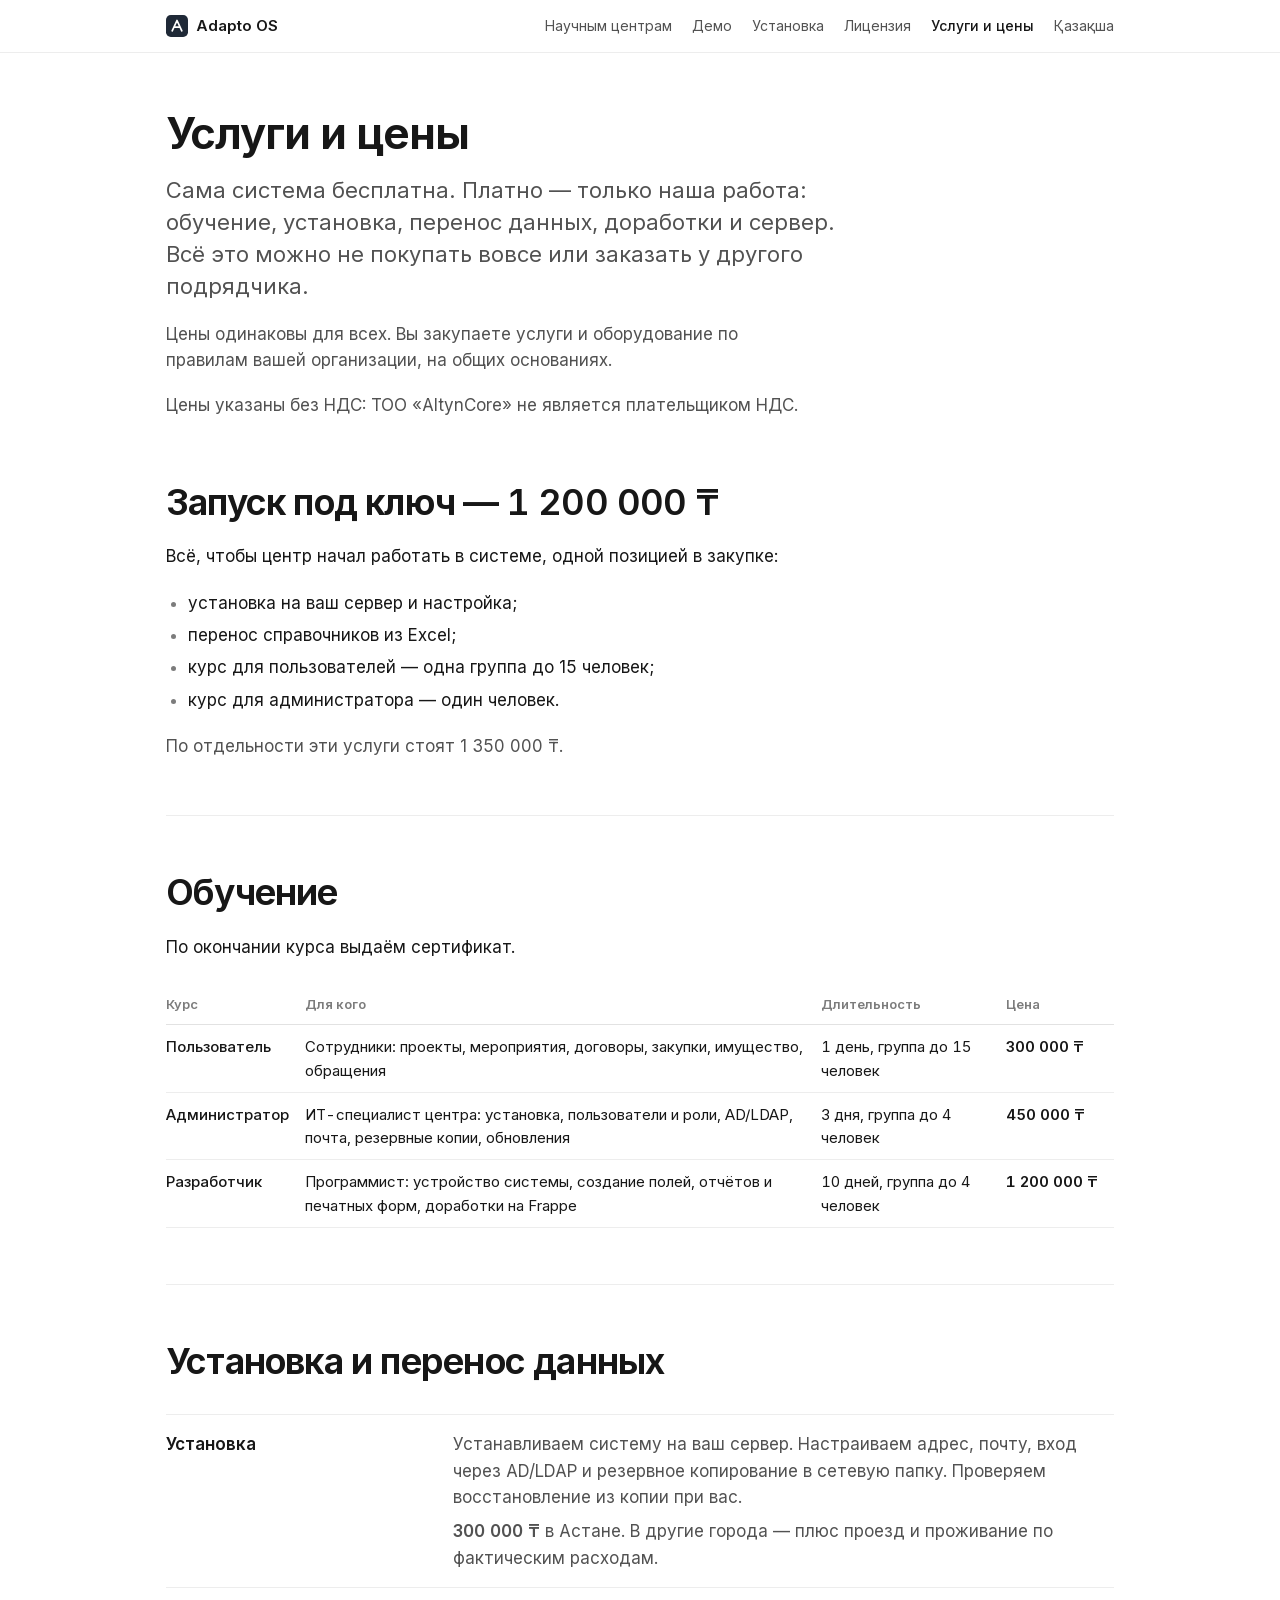
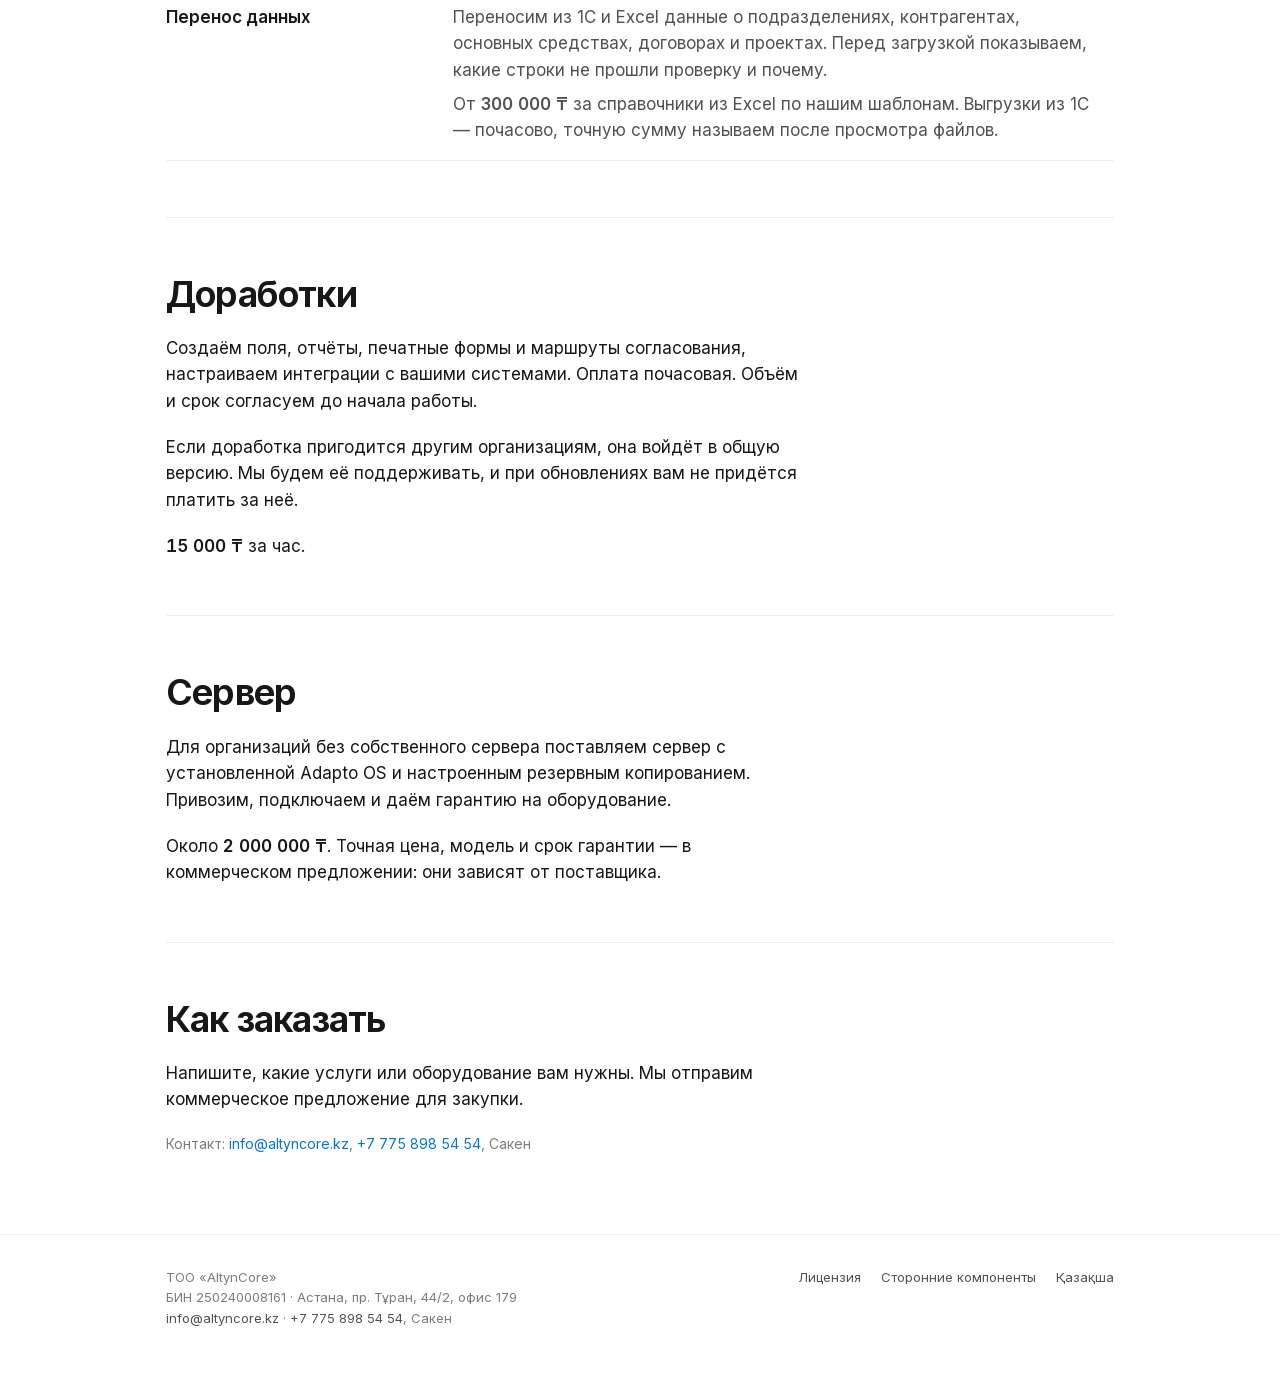
<file: services.html>
<!doctype html>
<html lang="ru">
<head>
<meta charset="utf-8">
<meta name="viewport" content="width=device-width, initial-scale=1, viewport-fit=cover">
<title>Услуги и цены — Adapto OS</title>
<meta name="description" content="Обучение, установка и перенос данных, доработки и сервер для Adapto OS. Сама система бесплатна.">
<link rel="icon" href="assets/logo.svg" type="image/svg+xml">
<link rel="stylesheet" href="assets/site.css">
<link rel="alternate" hreflang="kk" href="kk/services">
</head>
<body class="page">
<header class="site-header">
  <div class="wrap">
    <a class="brand" href="./"><img src="assets/logo.svg" alt="" width="22" height="22">Adapto OS</a>
    <nav class="site-nav" aria-label="Разделы сайта">
      <a href="science">Научным центрам</a>
      <a href="demo">Демо</a>
      <a href="install">Установка</a>
      <a href="license">Лицензия</a>
      <a href="services" aria-current="page">Услуги и цены</a>
      <a href="kk/services" lang="kk" hreflang="kk">Қазақша</a>
    </nav>
  </div>
</header>

<main class="wrap">
  <section class="page-head">
    <h1>Услуги и цены</h1>
    <p class="lead">Сама система бесплатна. Платно — только наша работа: обучение, установка, перенос данных, доработки и сервер. Всё это можно не покупать вовсе или заказать у другого подрядчика.</p>
    <p class="muted">Цены одинаковы для всех. Вы закупаете услуги и оборудование по правилам вашей организации, на общих основаниях.</p>
    <p class="muted">Цены указаны без НДС: ТОО «AltynCore» не является плательщиком НДС.</p>
  </section>

  <section class="section">
    <h2>Запуск под ключ — <span class="price">1&nbsp;200&nbsp;000&nbsp;₸</span></h2>
    <p>Всё, чтобы центр начал работать в системе, одной позицией в закупке:</p>
    <div class="prose"><ul>
      <li>установка на ваш сервер и настройка;</li>
      <li>перенос справочников из Excel;</li>
      <li>курс для пользователей — одна группа до 15 человек;</li>
      <li>курс для администратора — один человек.</li>
    </ul></div>
    <p class="muted">По отдельности эти услуги стоят 1&nbsp;350&nbsp;000&nbsp;₸.</p>
  </section>

  <section class="section">
    <h2>Обучение</h2>
    <p>По окончании курса выдаём сертификат.</p>
    <div class="table">
      <table>
        <thead><tr><th>Курс</th><th>Для кого</th><th>Длительность</th><th>Цена</th></tr></thead>
        <tbody>
          <tr><td>Пользователь</td><td>Сотрудники: проекты, мероприятия, договоры, закупки, имущество, обращения</td><td>1 день, группа до 15 человек</td><td><span class="price">300&nbsp;000&nbsp;₸</span></td></tr>
          <tr><td>Администратор</td><td>ИТ-специалист центра: установка, пользователи и роли, AD/LDAP, почта, резервные копии, обновления</td><td>3 дня, группа до 4 человек</td><td><span class="price">450&nbsp;000&nbsp;₸</span></td></tr>
          <tr><td>Разработчик</td><td>Программист: устройство системы, создание полей, отчётов и печатных форм, доработки на Frappe</td><td>10 дней, группа до 4 человек</td><td><span class="price">1&nbsp;200&nbsp;000&nbsp;₸</span></td></tr>
        </tbody>
      </table>
    </div>
  </section>

  <section class="section">
    <h2>Установка и перенос данных</h2>
    <dl class="rows">
      <div><dt>Установка</dt><dd>
        <p>Устанавливаем систему на ваш сервер. Настраиваем адрес, почту, вход через AD/LDAP и резервное копирование в сетевую папку. Проверяем восстановление из копии при вас.</p>
        <p><span class="price">300&nbsp;000&nbsp;₸</span> в Астане. В другие города — плюс проезд и проживание по фактическим расходам.</p>
      </dd></div>
      <div><dt>Перенос данных</dt><dd>
        <p>Переносим из 1С и Excel данные о подразделениях, контрагентах, основных средствах, договорах и проектах. Перед загрузкой показываем, какие строки не прошли проверку и почему.</p>
        <p>От <span class="price">300&nbsp;000&nbsp;₸</span> за справочники из Excel по нашим шаблонам. Выгрузки из 1С — почасово, точную сумму называем после просмотра файлов.</p>
      </dd></div>
    </dl>
  </section>

  <section class="section">
    <h2>Доработки</h2>
    <p>Создаём поля, отчёты, печатные формы и маршруты согласования, настраиваем интеграции с вашими системами. Оплата почасовая. Объём и срок согласуем до начала работы.</p>
    <p>Если доработка пригодится другим организациям, она войдёт в общую версию. Мы будем её поддерживать, и при обновлениях вам не придётся платить за неё.</p>
    <p><span class="price">15&nbsp;000&nbsp;₸</span> за час.</p>
  </section>

  <section class="section">
    <h2>Сервер</h2>
    <p>Для организаций без собственного сервера поставляем сервер с установленной Adapto OS и настроенным резервным копированием. Привозим, подключаем и даём гарантию на оборудование.</p>
    <p>Около <span class="price">2&nbsp;000&nbsp;000&nbsp;₸</span>. Точная цена, модель и срок гарантии — в коммерческом предложении: они зависят от поставщика.</p>
  </section>

  <section class="section">
    <h2>Как заказать</h2>
    <p>Напишите, какие услуги или оборудование вам нужны. Мы отправим коммерческое предложение для закупки.</p>
    <p class="fine">Контакт: <a href="mailto:info@altyncore.kz">info@altyncore.kz</a>, <a href="tel:+77758985454">+7 775 898 54 54</a>, Сакен</p>
  </section>
</main>

<footer class="site-footer">
  <div class="wrap">
    <div>
      <div>ТОО «AltynCore»</div>
      <div>БИН 250240008161 · Астана, пр. Тұран, 44/2, офис 179</div>
      <div><a href="mailto:info@altyncore.kz">info@altyncore.kz</a> · <a href="tel:+77758985454">+7 775 898 54 54</a>, Сакен</div>
    </div>
    <nav aria-label="Документы">
      <a href="license">Лицензия</a>
      <a href="license#third-party">Сторонние компоненты</a>
      <a href="kk/services" lang="kk" hreflang="kk">Қазақша</a>
    </nav>
  </div>
</footer>
</body>
</html>
</file>
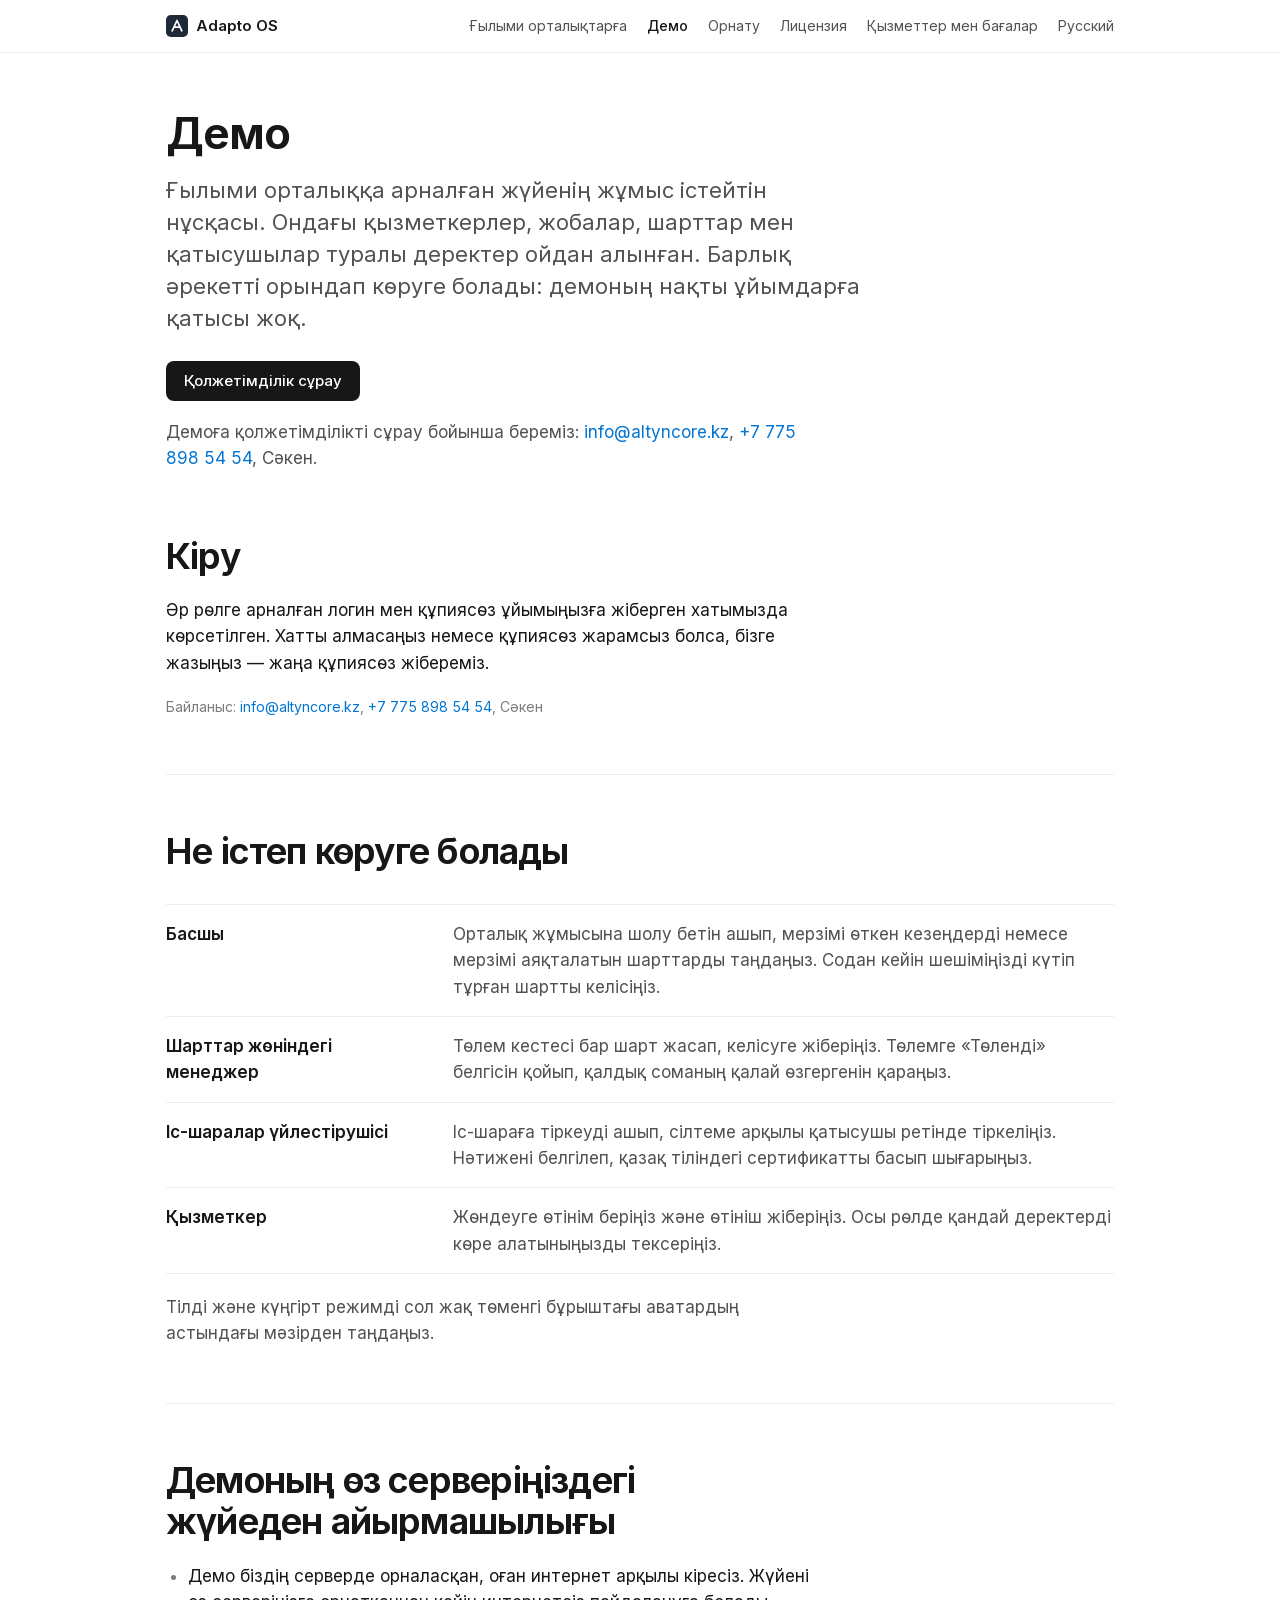
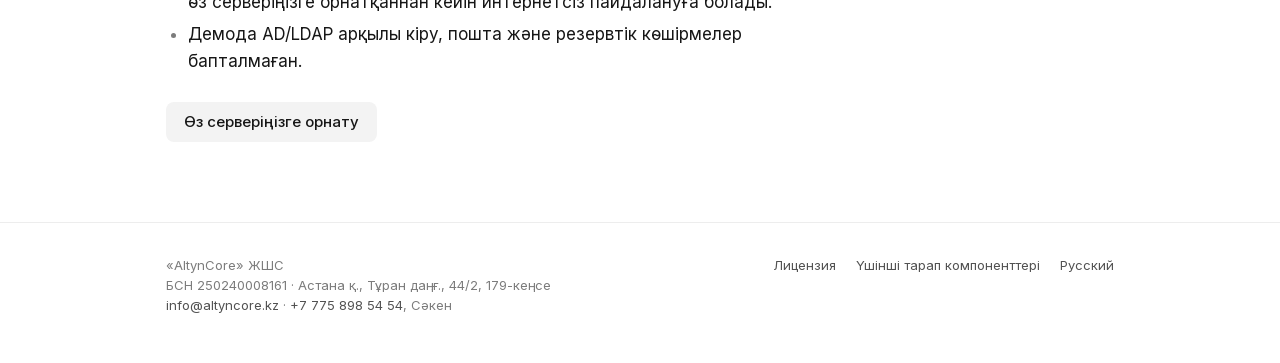
<file: kk/demo.html>
<!doctype html>
<html lang="kk">
<head>
<meta charset="utf-8">
<meta name="viewport" content="width=device-width, initial-scale=1, viewport-fit=cover">
<title>Демо — Adapto OS</title>
<meta name="description" content="Ғылыми орталықтарға арналған Adapto OS демосы: рөлдер бойынша кіру, ойдан алынған деректер, 10–15 минуттық сценарийлер.">
<link rel="icon" href="../assets/logo.svg" type="image/svg+xml">
<link rel="stylesheet" href="../assets/site.css">
<link rel="alternate" hreflang="ru" href="../demo">
</head>
<body class="page">
<header class="site-header">
  <div class="wrap">
    <a class="brand" href="./"><img src="../assets/logo.svg" alt="" width="22" height="22">Adapto OS</a>
    <nav class="site-nav" aria-label="Сайт бөлімдері">
      <a href="science">Ғылыми орталықтарға</a>
      <a href="demo" aria-current="page">Демо</a>
      <a href="install">Орнату</a>
      <a href="license">Лицензия</a>
      <a href="services">Қызметтер мен бағалар</a>
      <a href="../demo" lang="ru" hreflang="ru">Русский</a>
    </nav>
  </div>
</header>

<main class="wrap">
  <section class="page-head">
    <h1>Демо</h1>
    <p class="lead">Ғылыми орталыққа арналған жүйенің жұмыс істейтін нұсқасы. Ондағы қызметкерлер, жобалар, шарттар мен қатысушылар туралы деректер ойдан алынған. Барлық әрекетті орындап көруге болады: демоның нақты ұйымдарға қатысы жоқ.</p>
    <div class="actions">
      <a class="button primary" href="mailto:info@altyncore.kz">Қолжетімділік сұрау</a>
    </div>
    <p class="muted">Демоға қолжетімділікті сұрау бойынша береміз: <a href="mailto:info@altyncore.kz">info@altyncore.kz</a>, <a href="tel:+77758985454">+7 775 898 54 54</a>, Сәкен.</p>
  </section>

  <section class="section">
    <h2>Кіру</h2>
    <p>Әр рөлге арналған логин мен құпиясөз ұйымыңызға жіберген хатымызда көрсетілген. Хатты алмасаңыз немесе құпиясөз жарамсыз болса, бізге жазыңыз — жаңа құпиясөз жібереміз.</p>
    <p class="fine">Байланыс: <a href="mailto:info@altyncore.kz">info@altyncore.kz</a>, <a href="tel:+77758985454">+7 775 898 54 54</a>, Сәкен</p>
  </section>

  <section class="section">
    <h2>Не істеп көруге болады</h2>
    <dl class="rows">
      <div><dt>Басшы</dt><dd>Орталық жұмысына шолу бетін ашып, мерзімі өткен кезеңдерді немесе мерзімі аяқталатын шарттарды таңдаңыз. Содан кейін шешіміңізді күтіп тұрған шартты келісіңіз.</dd></div>
      <div><dt>Шарттар жөніндегі менеджер</dt><dd>Төлем кестесі бар шарт жасап, келісуге жіберіңіз. Төлемге «Төленді» белгісін қойып, қалдық соманың қалай өзгергенін қараңыз.</dd></div>
      <div><dt>Іс-шаралар үйлестірушісі</dt><dd>Іс-шараға тіркеуді ашып, сілтеме арқылы қатысушы ретінде тіркеліңіз. Нәтижені белгілеп, қазақ тіліндегі сертификатты басып шығарыңыз.</dd></div>
      <div><dt>Қызметкер</dt><dd>Жөндеуге өтінім беріңіз және өтініш жіберіңіз. Осы рөлде қандай деректерді көре алатыныңызды тексеріңіз.</dd></div>
    </dl>
    <p class="muted">Тілді және күңгірт режимді сол жақ төменгі бұрыштағы аватардың астындағы мәзірден таңдаңыз.</p>
  </section>

  <section class="section">
    <h2>Демоның өз серверіңіздегі жүйеден айырмашылығы</h2>
    <div class="prose"><ul>
      <li>Демо біздің серверде орналасқан, оған интернет арқылы кіресіз. Жүйені өз серверіңізге орнатқаннан кейін интернетсіз пайдалануға болады.</li>
      <li>Демода AD/LDAP арқылы кіру, пошта және резервтік көшірмелер бапталмаған.</li>
    </ul></div>
    <div class="actions">
      <a class="button" href="install">Өз серверіңізге орнату</a>
    </div>
  </section>
</main>

<footer class="site-footer">
  <div class="wrap">
    <div>
      <div>«AltynCore» ЖШС</div>
      <div>БСН 250240008161 · Астана қ., Тұран даңғ., 44/2, 179-кеңсе</div>
      <div><a href="mailto:info@altyncore.kz">info@altyncore.kz</a> · <a href="tel:+77758985454">+7 775 898 54 54</a>, Сәкен</div>
    </div>
    <nav aria-label="Құжаттар">
      <a href="license">Лицензия</a>
      <a href="license#third-party">Үшінші тарап компоненттері</a>
      <a href="../demo" lang="ru" hreflang="ru">Русский</a>
    </nav>
  </div>
</footer>
</body>
</html>
</file>
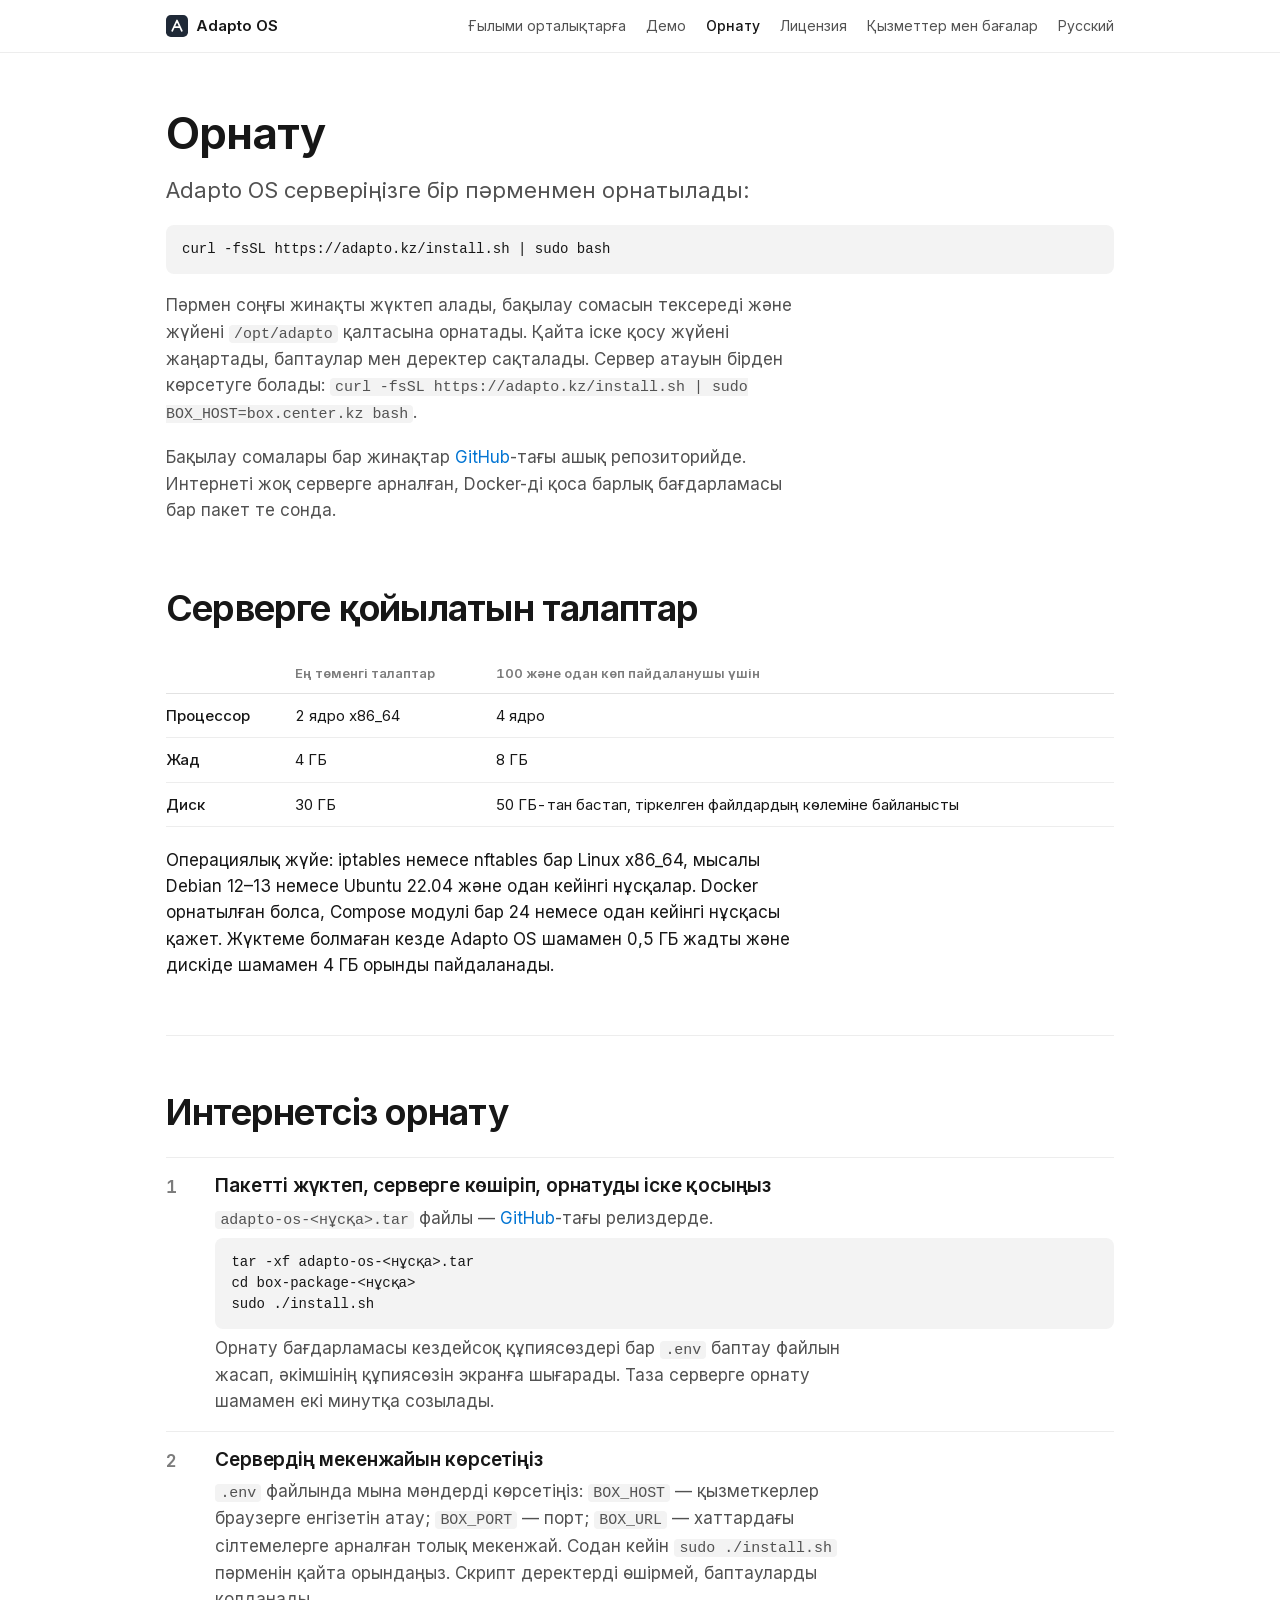
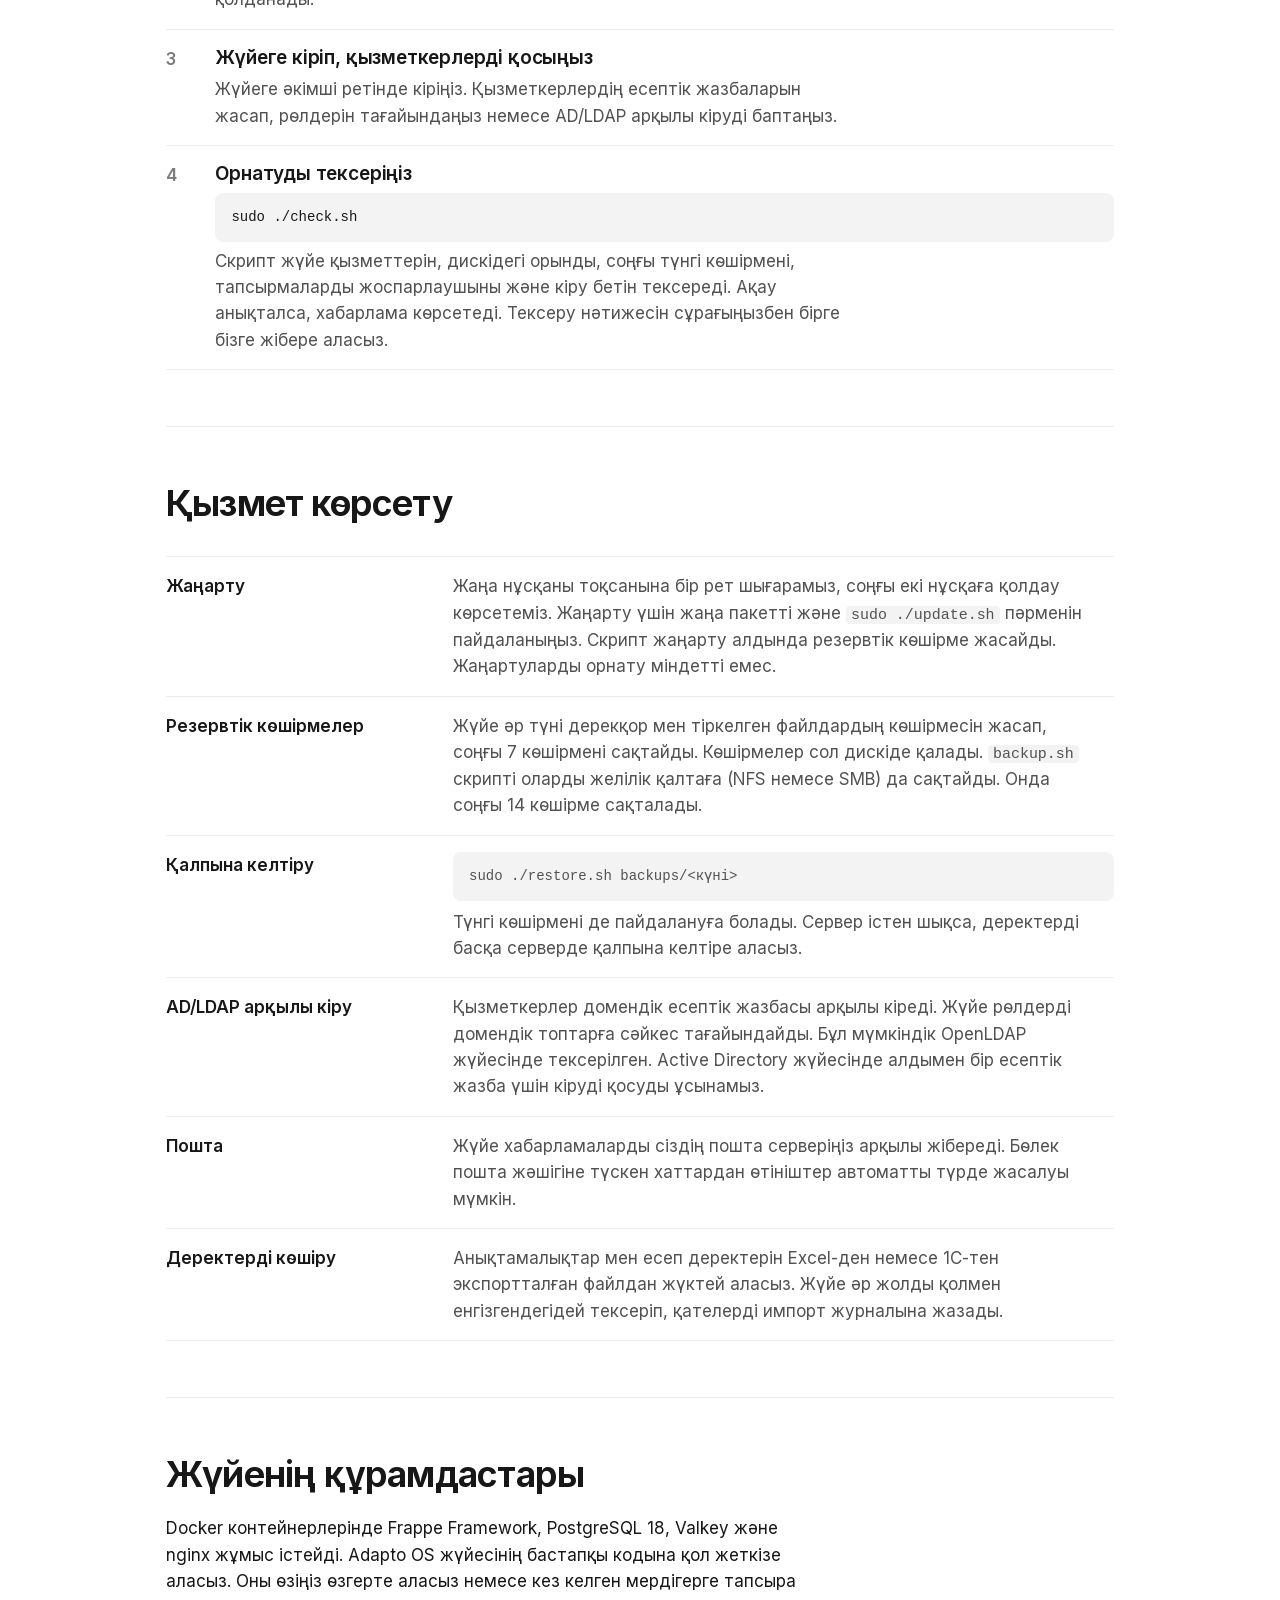
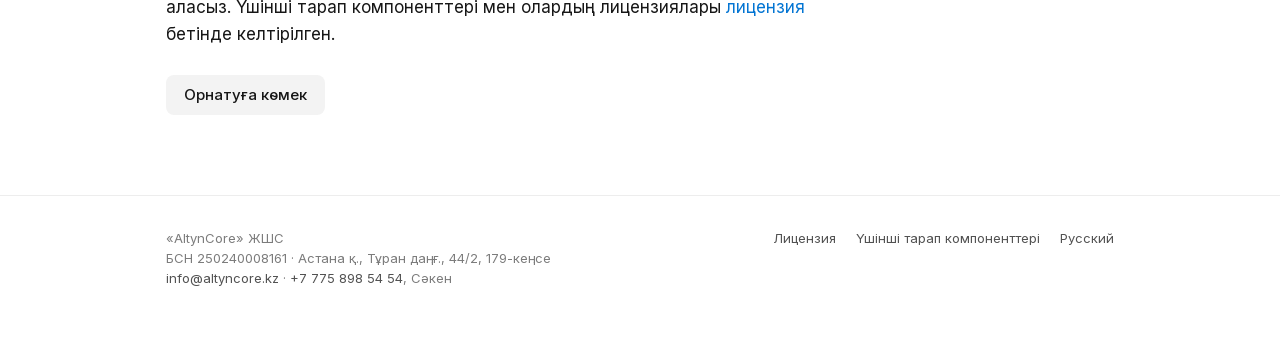
<file: kk/install.html>
<!doctype html>
<html lang="kk">
<head>
<meta charset="utf-8">
<meta name="viewport" content="width=device-width, initial-scale=1, viewport-fit=cover">
<title>Орнату — Adapto OS</title>
<meta name="description" content="Серверге қойылатын талаптар, интернетсіз орнату, жаңарту, резервтік көшірмелер және Adapto OS-ті қалпына келтіру.">
<link rel="icon" href="../assets/logo.svg" type="image/svg+xml">
<link rel="stylesheet" href="../assets/site.css">
<link rel="alternate" hreflang="ru" href="../install">
</head>
<body class="page">
<header class="site-header">
  <div class="wrap">
    <a class="brand" href="./"><img src="../assets/logo.svg" alt="" width="22" height="22">Adapto OS</a>
    <nav class="site-nav" aria-label="Сайт бөлімдері">
      <a href="science">Ғылыми орталықтарға</a>
      <a href="demo">Демо</a>
      <a href="install" aria-current="page">Орнату</a>
      <a href="license">Лицензия</a>
      <a href="services">Қызметтер мен бағалар</a>
      <a href="../install" lang="ru" hreflang="ru">Русский</a>
    </nav>
  </div>
</header>

<main class="wrap">
  <section class="page-head">
    <h1>Орнату</h1>
    <p class="lead">Adapto OS серверіңізге бір пәрменмен орнатылады:</p>
    <pre><code>curl -fsSL https://adapto.kz/install.sh | sudo bash</code></pre>
    <p class="muted">Пәрмен соңғы жинақты жүктеп алады, бақылау сомасын тексереді және жүйені <code>/opt/adapto</code> қалтасына орнатады. Қайта іске қосу жүйені жаңартады, баптаулар мен деректер сақталады. Сервер атауын бірден көрсетуге болады: <code>curl -fsSL https://adapto.kz/install.sh | sudo BOX_HOST=box.center.kz bash</code>.</p>
    <p class="muted">Бақылау сомалары бар жинақтар <a href="https://github.com/AltynCore/adapto-os/releases">GitHub</a>-тағы ашық репозиторийде. Интернеті жоқ серверге арналған, Docker-ді қоса барлық бағдарламасы бар пакет те сонда.</p>
  </section>

  <section class="section">
    <h2>Серверге қойылатын талаптар</h2>
    <div class="table">
      <table>
        <thead><tr><th></th><th>Ең төменгі талаптар</th><th>100 және одан көп пайдаланушы үшін</th></tr></thead>
        <tbody>
          <tr><td>Процессор</td><td>2 ядро x86_64</td><td>4 ядро</td></tr>
          <tr><td>Жад</td><td>4 ГБ</td><td>8 ГБ</td></tr>
          <tr><td>Диск</td><td>30 ГБ</td><td>50 ГБ-тан бастап, тіркелген файлдардың көлеміне байланысты</td></tr>
        </tbody>
      </table>
    </div>
    <p>Операциялық жүйе: iptables немесе nftables бар Linux x86_64, мысалы Debian 12–13 немесе Ubuntu 22.04 және одан кейінгі нұсқалар. Docker орнатылған болса, Compose модулі бар 24 немесе одан кейінгі нұсқасы қажет. Жүктеме болмаған кезде Adapto OS шамамен 0,5 ГБ жадты және дискіде шамамен 4 ГБ орынды пайдаланады.</p>
  </section>

  <section class="section">
    <h2>Интернетсіз орнату</h2>
    <ol class="steps">
      <li><div>
        <h3>Пакетті жүктеп, серверге көшіріп, орнатуды іске қосыңыз</h3>
        <p class="muted"><code>adapto-os-&lt;нұсқа&gt;.tar</code> файлы — <a href="https://github.com/AltynCore/adapto-os/releases">GitHub</a>-тағы релиздерде.</p>
<pre><code>tar -xf adapto-os-&lt;нұсқа&gt;.tar
cd box-package-&lt;нұсқа&gt;
sudo ./install.sh</code></pre>
        <p class="muted">Орнату бағдарламасы кездейсоқ құпиясөздері бар <code>.env</code> баптау файлын жасап, әкімшінің құпиясөзін экранға шығарады. Таза серверге орнату шамамен екі минутқа созылады.</p>
      </div></li>
      <li><div>
        <h3>Сервердің мекенжайын көрсетіңіз</h3>
        <p class="muted"><code>.env</code> файлында мына мәндерді көрсетіңіз: <code>BOX_HOST</code> — қызметкерлер браузерге енгізетін атау; <code>BOX_PORT</code> — порт; <code>BOX_URL</code> — хаттардағы сілтемелерге арналған толық мекенжай. Содан кейін <code>sudo ./install.sh</code> пәрменін қайта орындаңыз. Скрипт деректерді өшірмей, баптауларды қолданады.</p>
      </div></li>
      <li><div>
        <h3>Жүйеге кіріп, қызметкерлерді қосыңыз</h3>
        <p class="muted">Жүйеге әкімші ретінде кіріңіз. Қызметкерлердің есептік жазбаларын жасап, рөлдерін тағайындаңыз немесе AD/LDAP арқылы кіруді баптаңыз.</p>
      </div></li>
      <li><div>
        <h3>Орнатуды тексеріңіз</h3>
<pre><code>sudo ./check.sh</code></pre>
        <p class="muted">Скрипт жүйе қызметтерін, дискідегі орынды, соңғы түнгі көшірмені, тапсырмаларды жоспарлаушыны және кіру бетін тексереді. Ақау анықталса, хабарлама көрсетеді. Тексеру нәтижесін сұрағыңызбен бірге бізге жібере аласыз.</p>
      </div></li>
    </ol>
  </section>

  <section class="section">
    <h2>Қызмет көрсету</h2>
    <dl class="rows">
      <div><dt>Жаңарту</dt><dd>
        <p>Жаңа нұсқаны тоқсанына бір рет шығарамыз, соңғы екі нұсқаға қолдау көрсетеміз. Жаңарту үшін жаңа пакетті және <code>sudo ./update.sh</code> пәрменін пайдаланыңыз. Скрипт жаңарту алдында резервтік көшірме жасайды. Жаңартуларды орнату міндетті емес.</p>
      </dd></div>
      <div><dt>Резервтік көшірмелер</dt><dd>
        <p>Жүйе әр түні дерекқор мен тіркелген файлдардың көшірмесін жасап, соңғы 7 көшірмені сақтайды. Көшірмелер сол дискіде қалады. <code>backup.sh</code> скрипті оларды желілік қалтаға (NFS немесе SMB) да сақтайды. Онда соңғы 14 көшірме сақталады.</p>
      </dd></div>
      <div><dt>Қалпына келтіру</dt><dd>
<pre><code>sudo ./restore.sh backups/&lt;күні&gt;</code></pre>
        <p>Түнгі көшірмені де пайдалануға болады. Сервер істен шықса, деректерді басқа серверде қалпына келтіре аласыз.</p>
      </dd></div>
      <div><dt>AD/LDAP арқылы кіру</dt><dd>
        <p>Қызметкерлер домендік есептік жазбасы арқылы кіреді. Жүйе рөлдерді домендік топтарға сәйкес тағайындайды. Бұл мүмкіндік OpenLDAP жүйесінде тексерілген. Active Directory жүйесінде алдымен бір есептік жазба үшін кіруді қосуды ұсынамыз.</p>
      </dd></div>
      <div><dt>Пошта</dt><dd>
        <p>Жүйе хабарламаларды сіздің пошта серверіңіз арқылы жібереді. Бөлек пошта жәшігіне түскен хаттардан өтініштер автоматты түрде жасалуы мүмкін.</p>
      </dd></div>
      <div><dt>Деректерді көшіру</dt><dd>
        <p>Анықтамалықтар мен есеп деректерін Excel-ден немесе 1С-тен экспортталған файлдан жүктей аласыз. Жүйе әр жолды қолмен енгізгендегідей тексеріп, қателерді импорт журналына жазады.</p>
      </dd></div>
    </dl>
  </section>

  <section class="section">
    <h2>Жүйенің құрамдастары</h2>
    <p>Docker контейнерлерінде Frappe Framework, PostgreSQL 18, Valkey және nginx жұмыс істейді. Adapto OS жүйесінің бастапқы кодына қол жеткізе аласыз. Оны өзіңіз өзгерте аласыз немесе кез келген мердігерге тапсыра аласыз. Үшінші тарап компоненттері мен олардың лицензиялары <a href="license#third-party">лицензия</a> бетінде келтірілген.</p>
    <div class="actions">
      <a class="button" href="services">Орнатуға көмек</a>
    </div>
  </section>
</main>

<footer class="site-footer">
  <div class="wrap">
    <div>
      <div>«AltynCore» ЖШС</div>
      <div>БСН 250240008161 · Астана қ., Тұран даңғ., 44/2, 179-кеңсе</div>
      <div><a href="mailto:info@altyncore.kz">info@altyncore.kz</a> · <a href="tel:+77758985454">+7 775 898 54 54</a>, Сәкен</div>
    </div>
    <nav aria-label="Құжаттар">
      <a href="license">Лицензия</a>
      <a href="license#third-party">Үшінші тарап компоненттері</a>
      <a href="../install" lang="ru" hreflang="ru">Русский</a>
    </nav>
  </div>
</footer>
</body>
</html>
</file>
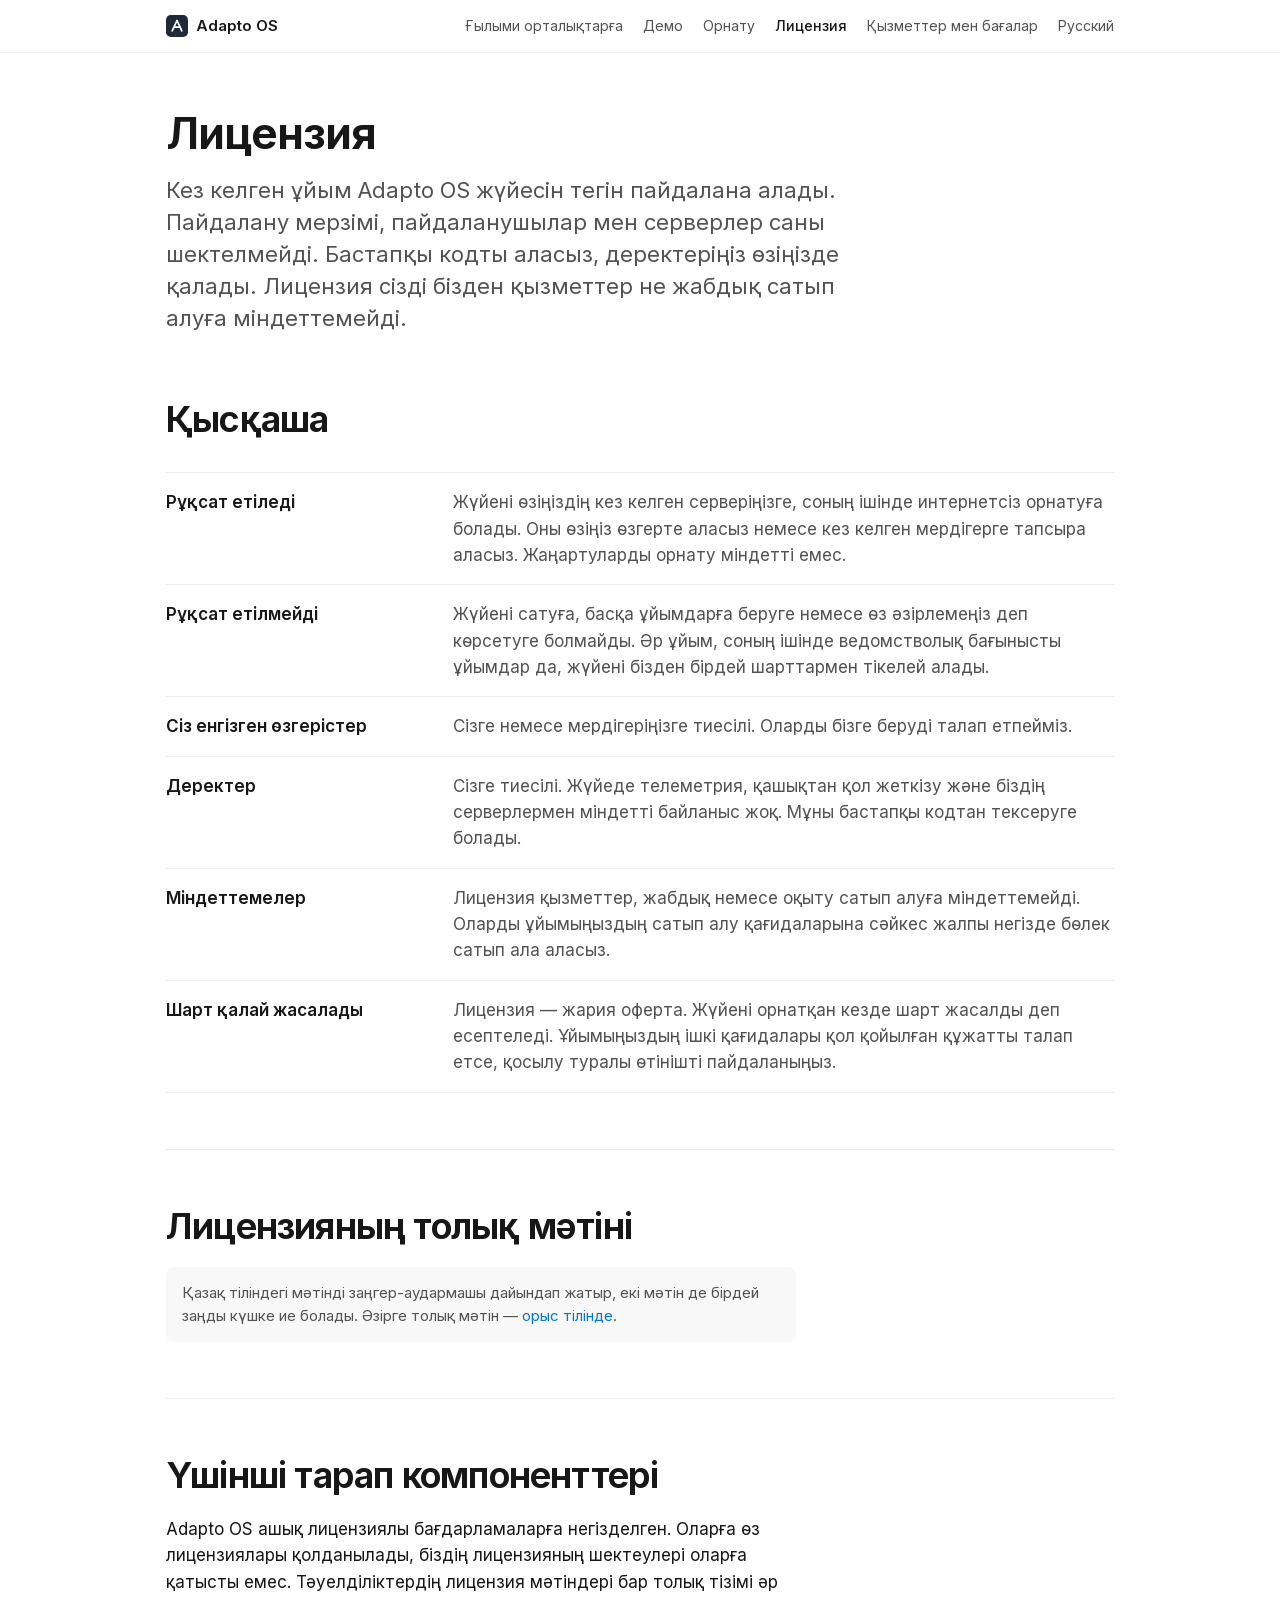
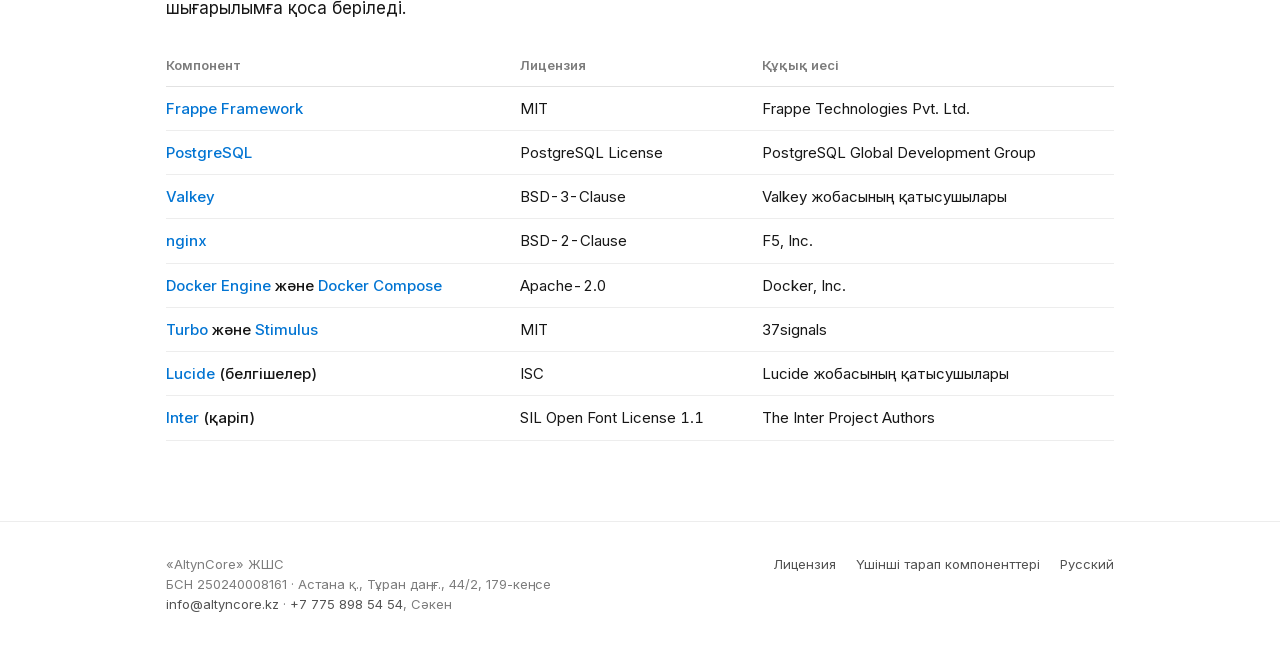
<file: kk/license.html>
<!doctype html>
<html lang="kk">
<head>
<meta charset="utf-8">
<meta name="viewport" content="width=device-width, initial-scale=1, viewport-fit=cover">
<title>Лицензия — Adapto OS</title>
<meta name="description" content="Adapto OS жүйесінің тегін, мерзімсіз лицензиясы: пайдалану шарттары және деректерге құқықтар. Қызметтер мен жабдық сатып алу міндетті емес. Үшінші тарап компоненттері.">
<link rel="icon" href="../assets/logo.svg" type="image/svg+xml">
<link rel="stylesheet" href="../assets/site.css">
<link rel="alternate" hreflang="ru" href="../license">
</head>
<body class="page">
<header class="site-header">
  <div class="wrap">
    <a class="brand" href="./"><img src="../assets/logo.svg" alt="" width="22" height="22">Adapto OS</a>
    <nav class="site-nav" aria-label="Сайт бөлімдері">
      <a href="science">Ғылыми орталықтарға</a>
      <a href="demo">Демо</a>
      <a href="install">Орнату</a>
      <a href="license" aria-current="page">Лицензия</a>
      <a href="services">Қызметтер мен бағалар</a>
      <a href="../license" lang="ru" hreflang="ru">Русский</a>
    </nav>
  </div>
</header>

<main class="wrap">
  <section class="page-head">
    <h1>Лицензия</h1>
    <p class="lead">Кез келген ұйым Adapto OS жүйесін тегін пайдалана алады. Пайдалану мерзімі, пайдаланушылар мен серверлер саны шектелмейді. Бастапқы кодты аласыз, деректеріңіз өзіңізде қалады. Лицензия сізді бізден қызметтер не жабдық сатып алуға міндеттемейді.</p>
  </section>

  <section class="section">
    <h2>Қысқаша</h2>
    <dl class="rows">
      <div><dt>Рұқсат етіледі</dt><dd>Жүйені өзіңіздің кез келген серверіңізге, соның ішінде интернетсіз орнатуға болады. Оны өзіңіз өзгерте аласыз немесе кез келген мердігерге тапсыра аласыз. Жаңартуларды орнату міндетті емес.</dd></div>
      <div><dt>Рұқсат етілмейді</dt><dd>Жүйені сатуға, басқа ұйымдарға беруге немесе өз әзірлемеңіз деп көрсетуге болмайды. Әр ұйым, соның ішінде ведомстволық бағынысты ұйымдар да, жүйені бізден бірдей шарттармен тікелей алады.</dd></div>
      <div><dt>Сіз енгізген өзгерістер</dt><dd>Сізге немесе мердігеріңізге тиесілі. Оларды бізге беруді талап етпейміз.</dd></div>
      <div><dt>Деректер</dt><dd>Сізге тиесілі. Жүйеде телеметрия, қашықтан қол жеткізу және біздің серверлермен міндетті байланыс жоқ. Мұны бастапқы кодтан тексеруге болады.</dd></div>
      <div><dt>Міндеттемелер</dt><dd>Лицензия қызметтер, жабдық немесе оқыту сатып алуға міндеттемейді. Оларды ұйымыңыздың сатып алу қағидаларына сәйкес жалпы негізде бөлек сатып ала аласыз.</dd></div>
      <div><dt>Шарт қалай жасалады</dt><dd>Лицензия — жария оферта. Жүйені орнатқан кезде шарт жасалды деп есептеледі. Ұйымыңыздың ішкі қағидалары қол қойылған құжатты талап етсе, қосылу туралы өтінішті пайдаланыңыз.</dd></div>
    </dl>
  </section>

  <section class="section">
    <h2>Лицензияның толық мәтіні</h2>
    <p class="note">Қазақ тіліндегі мәтінді заңгер-аудармашы дайындап жатыр, екі мәтін де бірдей заңды күшке ие болады. Әзірге толық мәтін — <a href="../license#text" lang="ru">орыс тілінде</a>.</p>
  </section>

  <section class="section" id="third-party">
    <h2>Үшінші тарап компоненттері</h2>
    <p>Adapto OS ашық лицензиялы бағдарламаларға негізделген. Оларға өз лицензиялары қолданылады, біздің лицензияның шектеулері оларға қатысты емес. Тәуелділіктердің лицензия мәтіндері бар толық тізімі әр шығарылымға қоса беріледі.</p>
    <div class="table">
      <table>
        <thead><tr><th>Компонент</th><th>Лицензия</th><th>Құқық иесі</th></tr></thead>
        <tbody>
          <tr><td><a href="https://github.com/frappe/frappe">Frappe Framework</a></td><td>MIT</td><td>Frappe Technologies Pvt. Ltd.</td></tr>
          <tr><td><a href="https://www.postgresql.org/about/licence/">PostgreSQL</a></td><td>PostgreSQL License</td><td>PostgreSQL Global Development Group</td></tr>
          <tr><td><a href="https://github.com/valkey-io/valkey">Valkey</a></td><td>BSD-3-Clause</td><td>Valkey жобасының қатысушылары</td></tr>
          <tr><td><a href="https://nginx.org/LICENSE">nginx</a></td><td>BSD-2-Clause</td><td>F5, Inc.</td></tr>
          <tr><td><a href="https://github.com/moby/moby">Docker Engine</a> және <a href="https://github.com/docker/compose">Docker Compose</a></td><td>Apache-2.0</td><td>Docker, Inc.</td></tr>
          <tr><td><a href="https://github.com/hotwired/turbo">Turbo</a> және <a href="https://github.com/hotwired/stimulus">Stimulus</a></td><td>MIT</td><td>37signals</td></tr>
          <tr><td><a href="https://github.com/lucide-icons/lucide">Lucide</a> (белгішелер)</td><td>ISC</td><td>Lucide жобасының қатысушылары</td></tr>
          <tr><td><a href="https://github.com/rsms/inter">Inter</a> (қаріп)</td><td>SIL Open Font License 1.1</td><td>The Inter Project Authors</td></tr>
        </tbody>
      </table>
    </div>
  </section>
</main>

<footer class="site-footer">
  <div class="wrap">
    <div>
      <div>«AltynCore» ЖШС</div>
      <div>БСН 250240008161 · Астана қ., Тұран даңғ., 44/2, 179-кеңсе</div>
      <div><a href="mailto:info@altyncore.kz">info@altyncore.kz</a> · <a href="tel:+77758985454">+7 775 898 54 54</a>, Сәкен</div>
    </div>
    <nav aria-label="Құжаттар">
      <a href="license">Лицензия</a>
      <a href="license#third-party">Үшінші тарап компоненттері</a>
      <a href="../license" lang="ru" hreflang="ru">Русский</a>
    </nav>
  </div>
</footer>
</body>
</html>
</file>
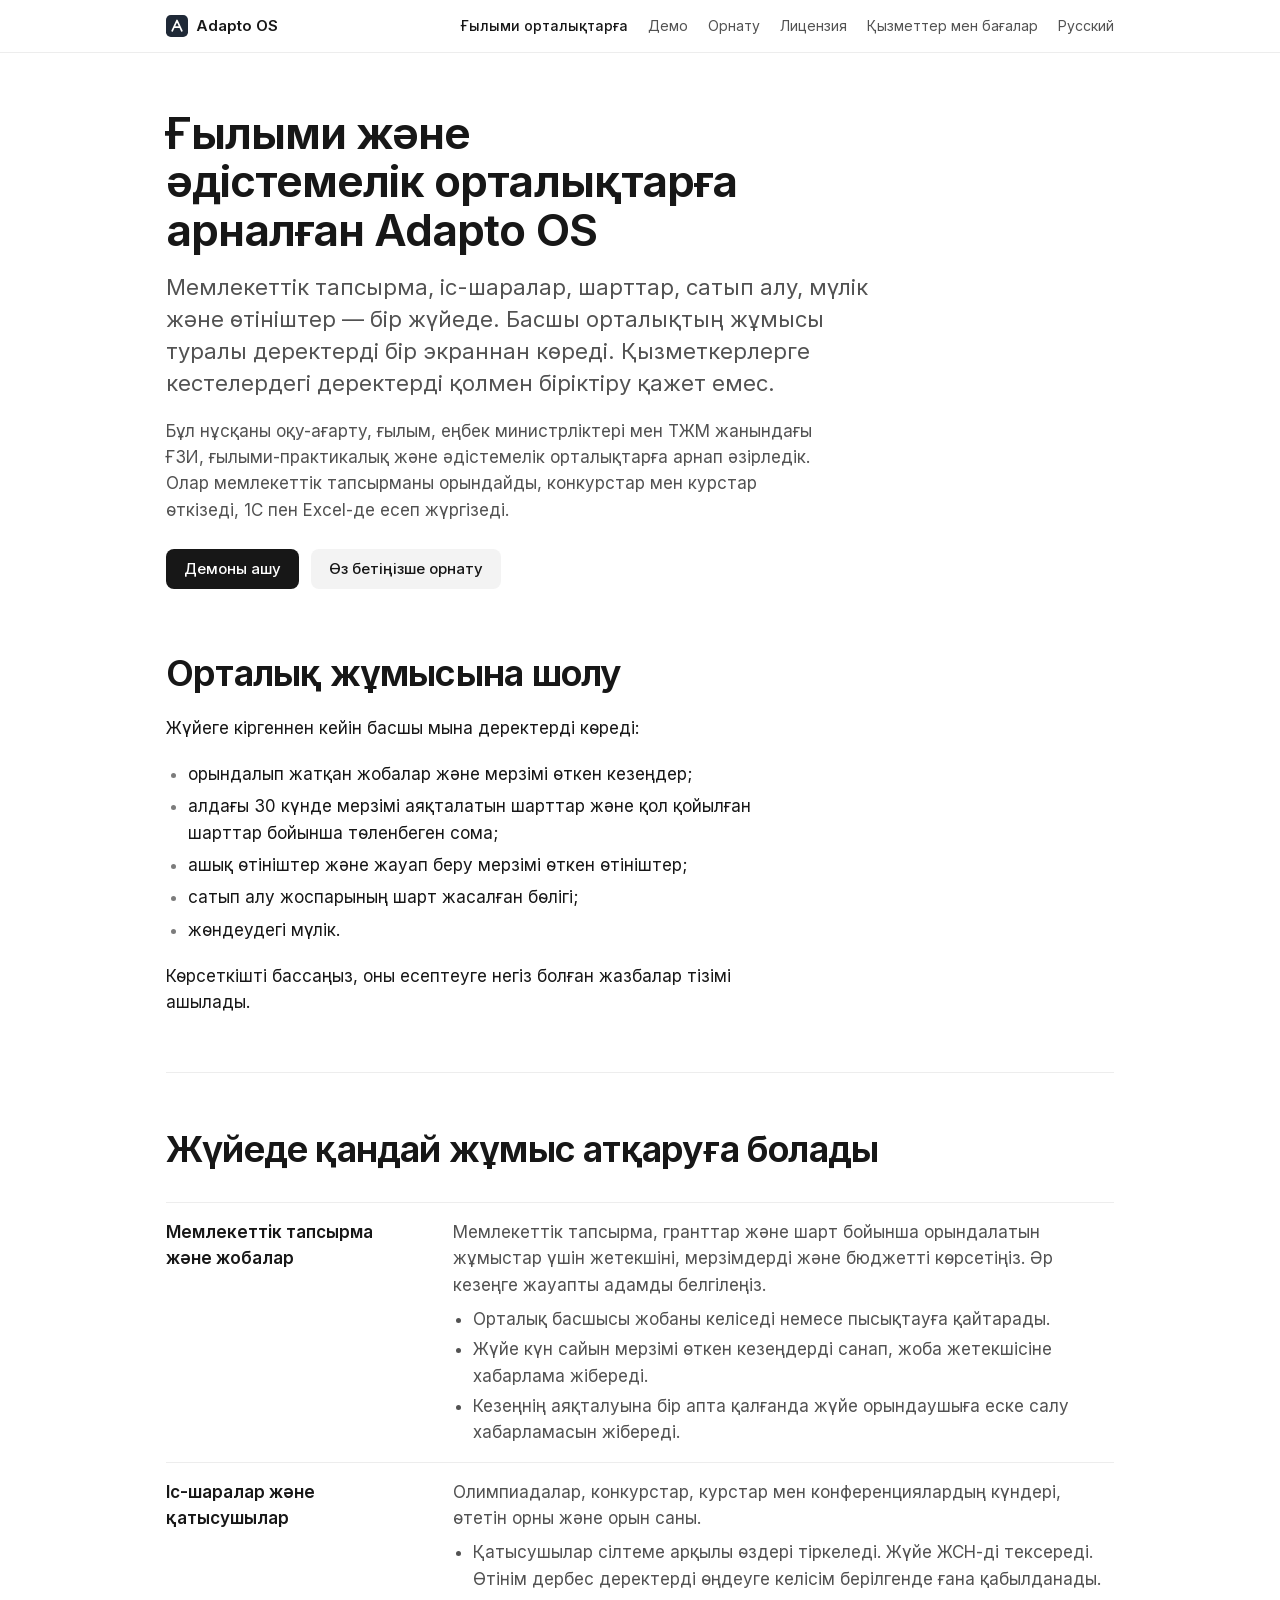
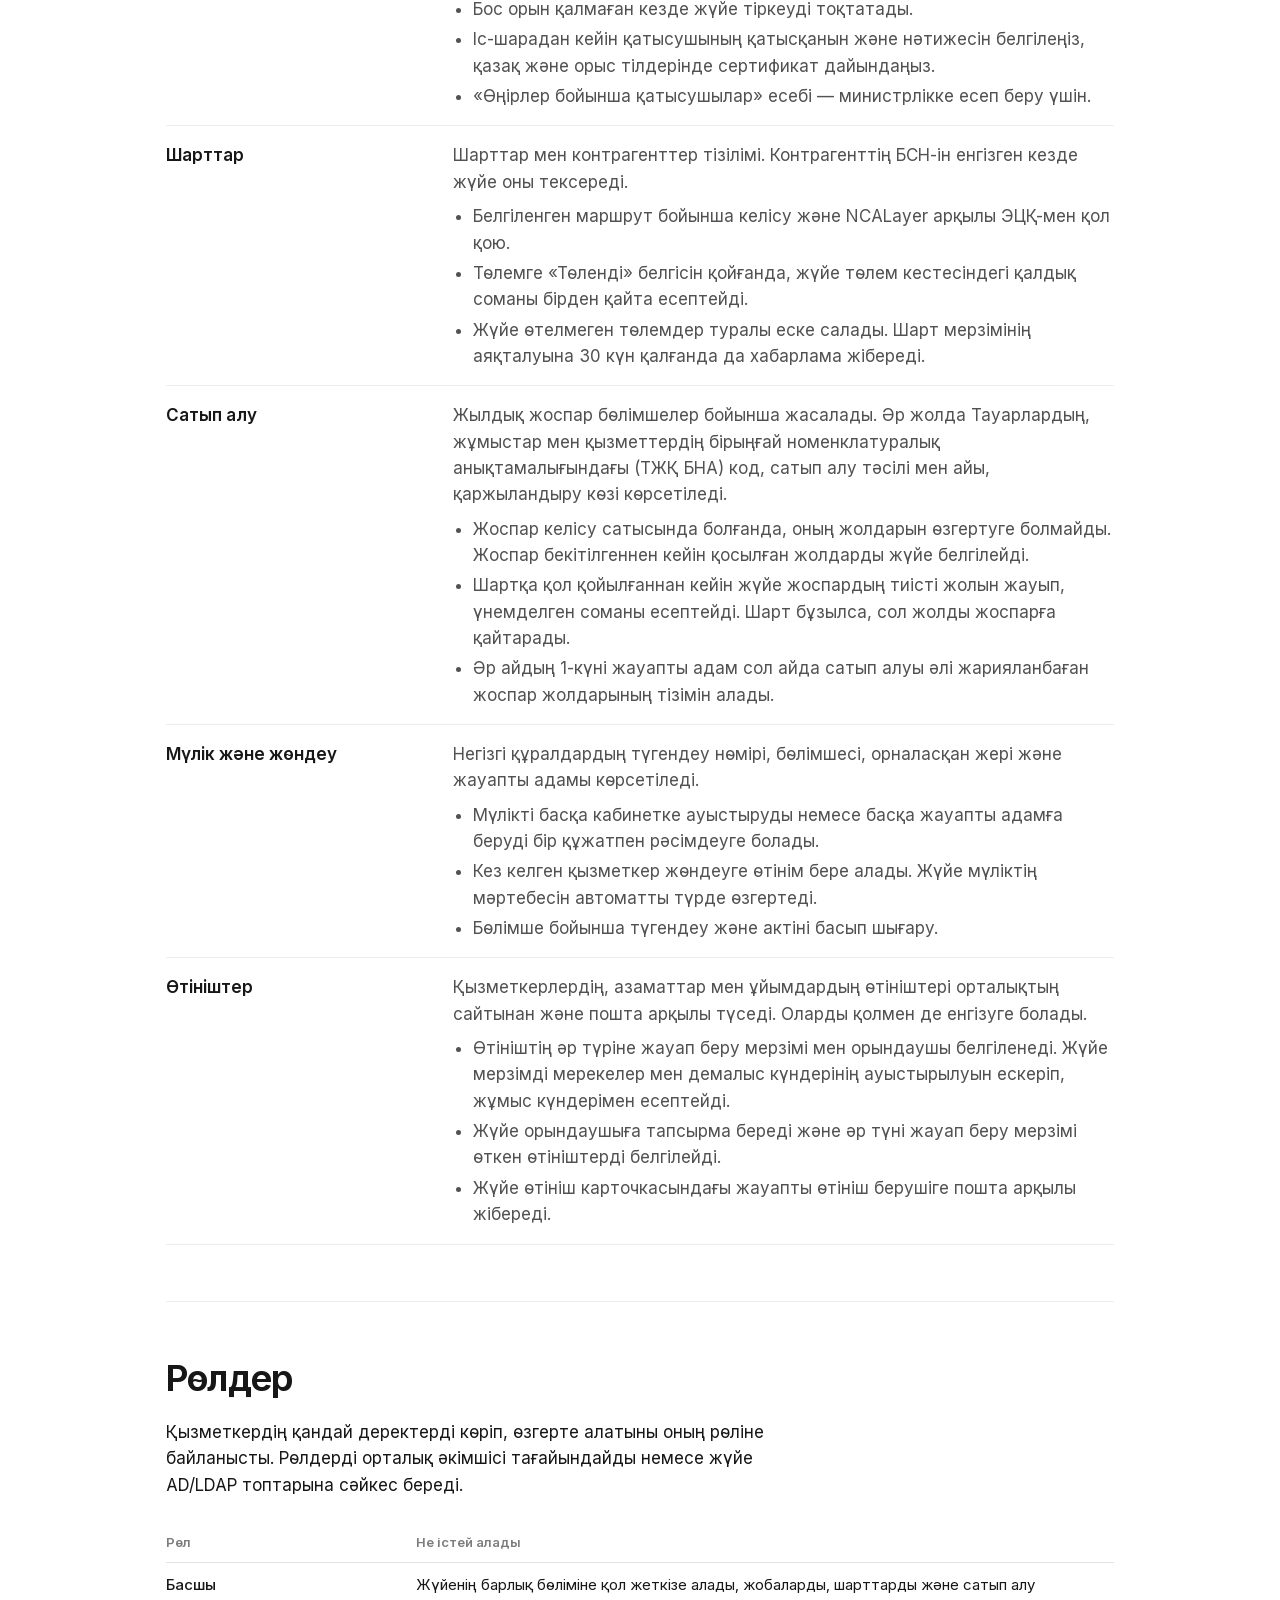
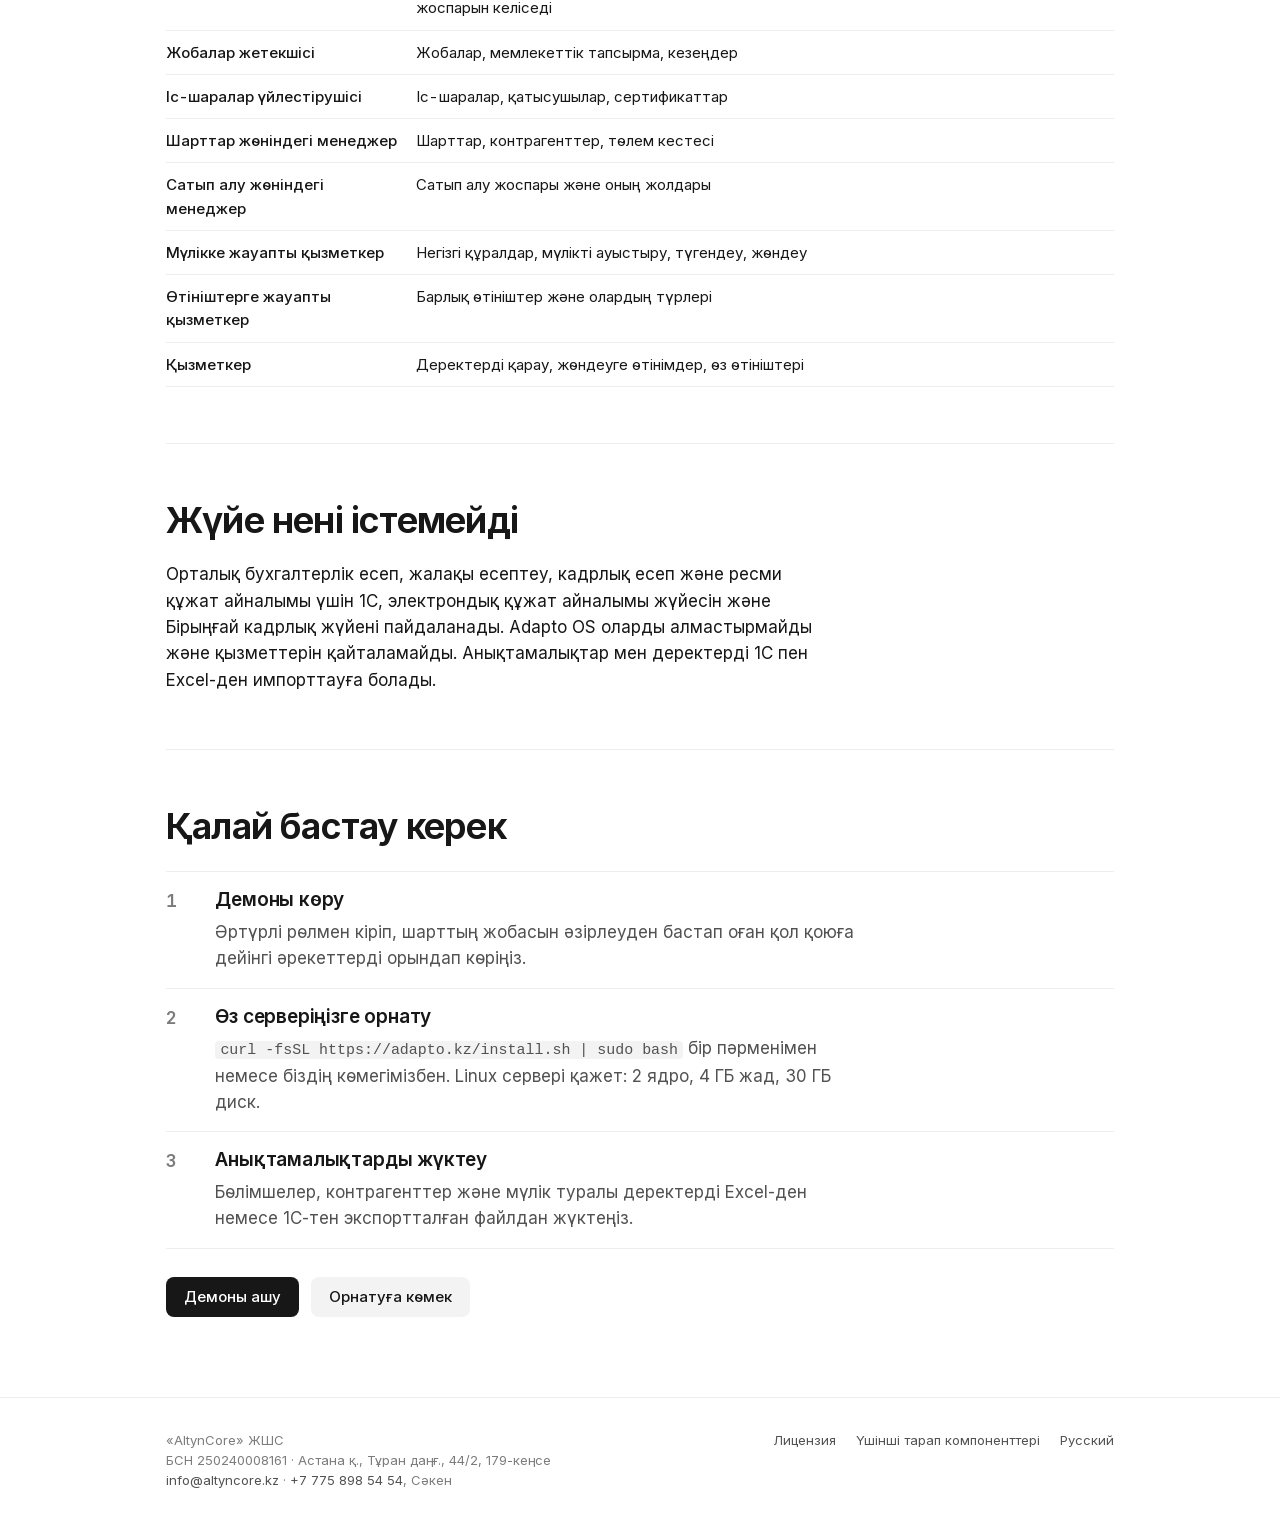
<file: kk/science.html>
<!doctype html>
<html lang="kk">
<head>
<meta charset="utf-8">
<meta name="viewport" content="width=device-width, initial-scale=1, viewport-fit=cover">
<title>Ғылыми және әдістемелік орталықтарға — Adapto OS</title>
<meta name="description" content="Ғылыми немесе әдістемелік орталықтың мемлекеттік тапсырмасы, іс-шаралары, шарттары, сатып алу, мүлік және өтініштер есебі — бір жүйеде. Тегін, өз серверіңізде.">
<link rel="icon" href="../assets/logo.svg" type="image/svg+xml">
<link rel="stylesheet" href="../assets/site.css">
<link rel="alternate" hreflang="ru" href="../science">
</head>
<body class="page">
<header class="site-header">
  <div class="wrap">
    <a class="brand" href="./"><img src="../assets/logo.svg" alt="" width="22" height="22">Adapto OS</a>
    <nav class="site-nav" aria-label="Сайт бөлімдері">
      <a href="science" aria-current="page">Ғылыми орталықтарға</a>
      <a href="demo">Демо</a>
      <a href="install">Орнату</a>
      <a href="license">Лицензия</a>
      <a href="services">Қызметтер мен бағалар</a>
      <a href="../science" lang="ru" hreflang="ru">Русский</a>
    </nav>
  </div>
</header>

<main class="wrap">
  <section class="page-head">
    <h1>Ғылыми және әдістемелік орталықтарға арналған Adapto OS</h1>
    <p class="lead">Мемлекеттік тапсырма, іс-шаралар, шарттар, сатып алу, мүлік және өтініштер — бір жүйеде. Басшы орталықтың жұмысы туралы деректерді бір экраннан көреді. Қызметкерлерге кестелердегі деректерді қолмен біріктіру қажет емес.</p>
    <p class="muted">Бұл нұсқаны оқу-ағарту, ғылым, еңбек министрліктері мен ТЖМ жанындағы ҒЗИ, ғылыми-практикалық және әдістемелік орталықтарға арнап әзірледік. Олар мемлекеттік тапсырманы орындайды, конкурстар мен курстар өткізеді, 1С пен Excel-де есеп жүргізеді.</p>
    <div class="actions">
      <a class="button primary" href="demo">Демоны ашу</a>
      <a class="button" href="install">Өз бетіңізше орнату</a>
    </div>
  </section>

  <section class="section">
    <h2>Орталық жұмысына шолу</h2>
    <p>Жүйеге кіргеннен кейін басшы мына деректерді көреді:</p>
    <div class="prose"><ul>
      <li>орындалып жатқан жобалар және мерзімі өткен кезеңдер;</li>
      <li>алдағы 30 күнде мерзімі аяқталатын шарттар және қол қойылған шарттар бойынша төленбеген сома;</li>
      <li>ашық өтініштер және жауап беру мерзімі өткен өтініштер;</li>
      <li>сатып алу жоспарының шарт жасалған бөлігі;</li>
      <li>жөндеудегі мүлік.</li>
    </ul></div>
    <p>Көрсеткішті бассаңыз, оны есептеуге негіз болған жазбалар тізімі ашылады.</p>
  </section>

  <section class="section">
    <h2>Жүйеде қандай жұмыс атқаруға болады</h2>
    <dl class="rows">
      <div><dt>Мемлекеттік тапсырма және жобалар</dt><dd>
        <p>Мемлекеттік тапсырма, гранттар және шарт бойынша орындалатын жұмыстар үшін жетекшіні, мерзімдерді және бюджетті көрсетіңіз. Әр кезеңге жауапты адамды белгілеңіз.</p>
        <ul>
          <li>Орталық басшысы жобаны келіседі немесе пысықтауға қайтарады.</li>
          <li>Жүйе күн сайын мерзімі өткен кезеңдерді санап, жоба жетекшісіне хабарлама жібереді.</li>
          <li>Кезеңнің аяқталуына бір апта қалғанда жүйе орындаушыға еске салу хабарламасын жібереді.</li>
        </ul>
      </dd></div>
      <div><dt>Іс-шаралар және қатысушылар</dt><dd>
        <p>Олимпиадалар, конкурстар, курстар мен конференциялардың күндері, өтетін орны және орын саны.</p>
        <ul>
          <li>Қатысушылар сілтеме арқылы өздері тіркеледі. Жүйе ЖСН-ді тексереді. Өтінім дербес деректерді өңдеуге келісім берілгенде ғана қабылданады.</li>
          <li>Бос орын қалмаған кезде жүйе тіркеуді тоқтатады.</li>
          <li>Іс-шарадан кейін қатысушының қатысқанын және нәтижесін белгілеңіз, қазақ және орыс тілдерінде сертификат дайындаңыз.</li>
          <li>«Өңірлер бойынша қатысушылар» есебі — министрлікке есеп беру үшін.</li>
        </ul>
      </dd></div>
      <div><dt>Шарттар</dt><dd>
        <p>Шарттар мен контрагенттер тізілімі. Контрагенттің БСН-ін енгізген кезде жүйе оны тексереді.</p>
        <ul>
          <li>Белгіленген маршрут бойынша келісу және NCALayer арқылы ЭЦҚ-мен қол қою.</li>
          <li>Төлемге «Төленді» белгісін қойғанда, жүйе төлем кестесіндегі қалдық соманы бірден қайта есептейді.</li>
          <li>Жүйе өтелмеген төлемдер туралы еске салады. Шарт мерзімінің аяқталуына 30 күн қалғанда да хабарлама жібереді.</li>
        </ul>
      </dd></div>
      <div><dt>Сатып алу</dt><dd>
        <p>Жылдық жоспар бөлімшелер бойынша жасалады. Әр жолда Тауарлардың, жұмыстар мен қызметтердің бірыңғай номенклатуралық анықтамалығындағы (ТЖҚ БНА) код, сатып алу тәсілі мен айы, қаржыландыру көзі көрсетіледі.</p>
        <ul>
          <li>Жоспар келісу сатысында болғанда, оның жолдарын өзгертуге болмайды. Жоспар бекітілгеннен кейін қосылған жолдарды жүйе белгілейді.</li>
          <li>Шартқа қол қойылғаннан кейін жүйе жоспардың тиісті жолын жауып, үнемделген соманы есептейді. Шарт бұзылса, сол жолды жоспарға қайтарады.</li>
          <li>Әр айдың 1-күні жауапты адам сол айда сатып алуы әлі жарияланбаған жоспар жолдарының тізімін алады.</li>
        </ul>
      </dd></div>
      <div><dt>Мүлік және жөндеу</dt><dd>
        <p>Негізгі құралдардың түгендеу нөмірі, бөлімшесі, орналасқан жері және жауапты адамы көрсетіледі.</p>
        <ul>
          <li>Мүлікті басқа кабинетке ауыстыруды немесе басқа жауапты адамға беруді бір құжатпен рәсімдеуге болады.</li>
          <li>Кез келген қызметкер жөндеуге өтінім бере алады. Жүйе мүліктің мәртебесін автоматты түрде өзгертеді.</li>
          <li>Бөлімше бойынша түгендеу және актіні басып шығару.</li>
        </ul>
      </dd></div>
      <div><dt>Өтініштер</dt><dd>
        <p>Қызметкерлердің, азаматтар мен ұйымдардың өтініштері орталықтың сайтынан және пошта арқылы түседі. Оларды қолмен де енгізуге болады.</p>
        <ul>
          <li>Өтініштің әр түріне жауап беру мерзімі мен орындаушы белгіленеді. Жүйе мерзімді мерекелер мен демалыс күндерінің ауыстырылуын ескеріп, жұмыс күндерімен есептейді.</li>
          <li>Жүйе орындаушыға тапсырма береді және әр түні жауап беру мерзімі өткен өтініштерді белгілейді.</li>
          <li>Жүйе өтініш карточкасындағы жауапты өтініш берушіге пошта арқылы жібереді.</li>
        </ul>
      </dd></div>
    </dl>
  </section>

  <section class="section">
    <h2>Рөлдер</h2>
    <p>Қызметкердің қандай деректерді көріп, өзгерте алатыны оның рөліне байланысты. Рөлдерді орталық әкімшісі тағайындайды немесе жүйе AD/LDAP топтарына сәйкес береді.</p>
    <div class="table">
      <table>
        <thead><tr><th>Рөл</th><th>Не істей алады</th></tr></thead>
        <tbody>
          <tr><td>Басшы</td><td>Жүйенің барлық бөліміне қол жеткізе алады, жобаларды, шарттарды және сатып алу жоспарын келіседі</td></tr>
          <tr><td>Жобалар жетекшісі</td><td>Жобалар, мемлекеттік тапсырма, кезеңдер</td></tr>
          <tr><td>Іс-шаралар үйлестірушісі</td><td>Іс-шаралар, қатысушылар, сертификаттар</td></tr>
          <tr><td>Шарттар жөніндегі менеджер</td><td>Шарттар, контрагенттер, төлем кестесі</td></tr>
          <tr><td>Сатып алу жөніндегі менеджер</td><td>Сатып алу жоспары және оның жолдары</td></tr>
          <tr><td>Мүлікке жауапты қызметкер</td><td>Негізгі құралдар, мүлікті ауыстыру, түгендеу, жөндеу</td></tr>
          <tr><td>Өтініштерге жауапты қызметкер</td><td>Барлық өтініштер және олардың түрлері</td></tr>
          <tr><td>Қызметкер</td><td>Деректерді қарау, жөндеуге өтінімдер, өз өтініштері</td></tr>
        </tbody>
      </table>
    </div>
  </section>

  <section class="section">
    <h2>Жүйе нені істемейді</h2>
    <p>Орталық бухгалтерлік есеп, жалақы есептеу, кадрлық есеп және ресми құжат айналымы үшін 1С, электрондық құжат айналымы жүйесін және Бірыңғай кадрлық жүйені пайдаланады. Adapto OS оларды алмастырмайды және қызметтерін қайталамайды. Анықтамалықтар мен деректерді 1С пен Excel-ден импорттауға болады.</p>
  </section>

  <section class="section">
    <h2>Қалай бастау керек</h2>
    <ol class="steps">
      <li><div><h3>Демоны көру</h3><p class="muted">Әртүрлі рөлмен кіріп, шарттың жобасын әзірлеуден бастап оған қол қоюға дейінгі әрекеттерді орындап көріңіз.</p></div></li>
      <li><div><h3>Өз серверіңізге орнату</h3><p class="muted"><code>curl -fsSL https://adapto.kz/install.sh | sudo bash</code> бір пәрменімен немесе біздің көмегімізбен. Linux сервері қажет: 2 ядро, 4 ГБ жад, 30 ГБ диск.</p></div></li>
      <li><div><h3>Анықтамалықтарды жүктеу</h3><p class="muted">Бөлімшелер, контрагенттер және мүлік туралы деректерді Excel-ден немесе 1С-тен экспортталған файлдан жүктеңіз.</p></div></li>
    </ol>
    <div class="actions">
      <a class="button primary" href="demo">Демоны ашу</a>
      <a class="button" href="services">Орнатуға көмек</a>
    </div>
  </section>
</main>

<footer class="site-footer">
  <div class="wrap">
    <div>
      <div>«AltynCore» ЖШС</div>
      <div>БСН 250240008161 · Астана қ., Тұран даңғ., 44/2, 179-кеңсе</div>
      <div><a href="mailto:info@altyncore.kz">info@altyncore.kz</a> · <a href="tel:+77758985454">+7 775 898 54 54</a>, Сәкен</div>
    </div>
    <nav aria-label="Құжаттар">
      <a href="license">Лицензия</a>
      <a href="license#third-party">Үшінші тарап компоненттері</a>
      <a href="../science" lang="ru" hreflang="ru">Русский</a>
    </nav>
  </div>
</footer>
</body>
</html>
</file>
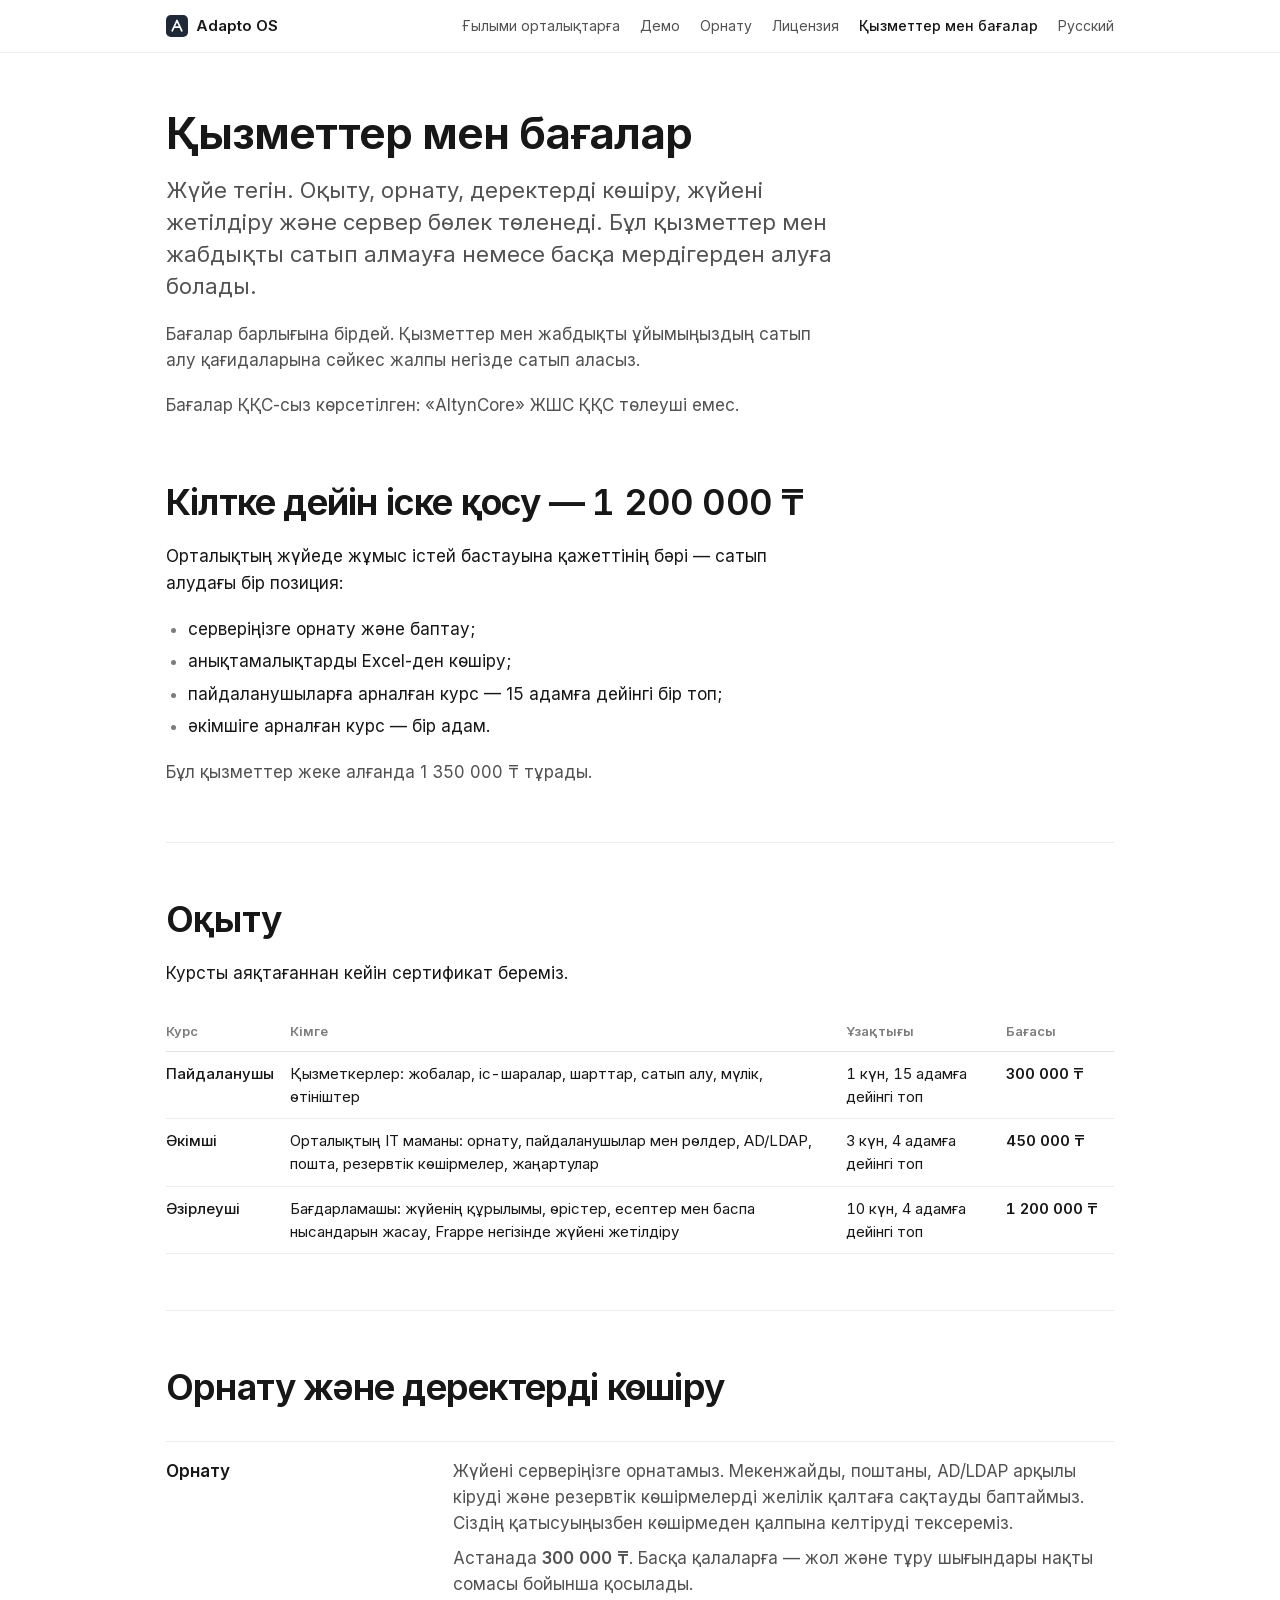
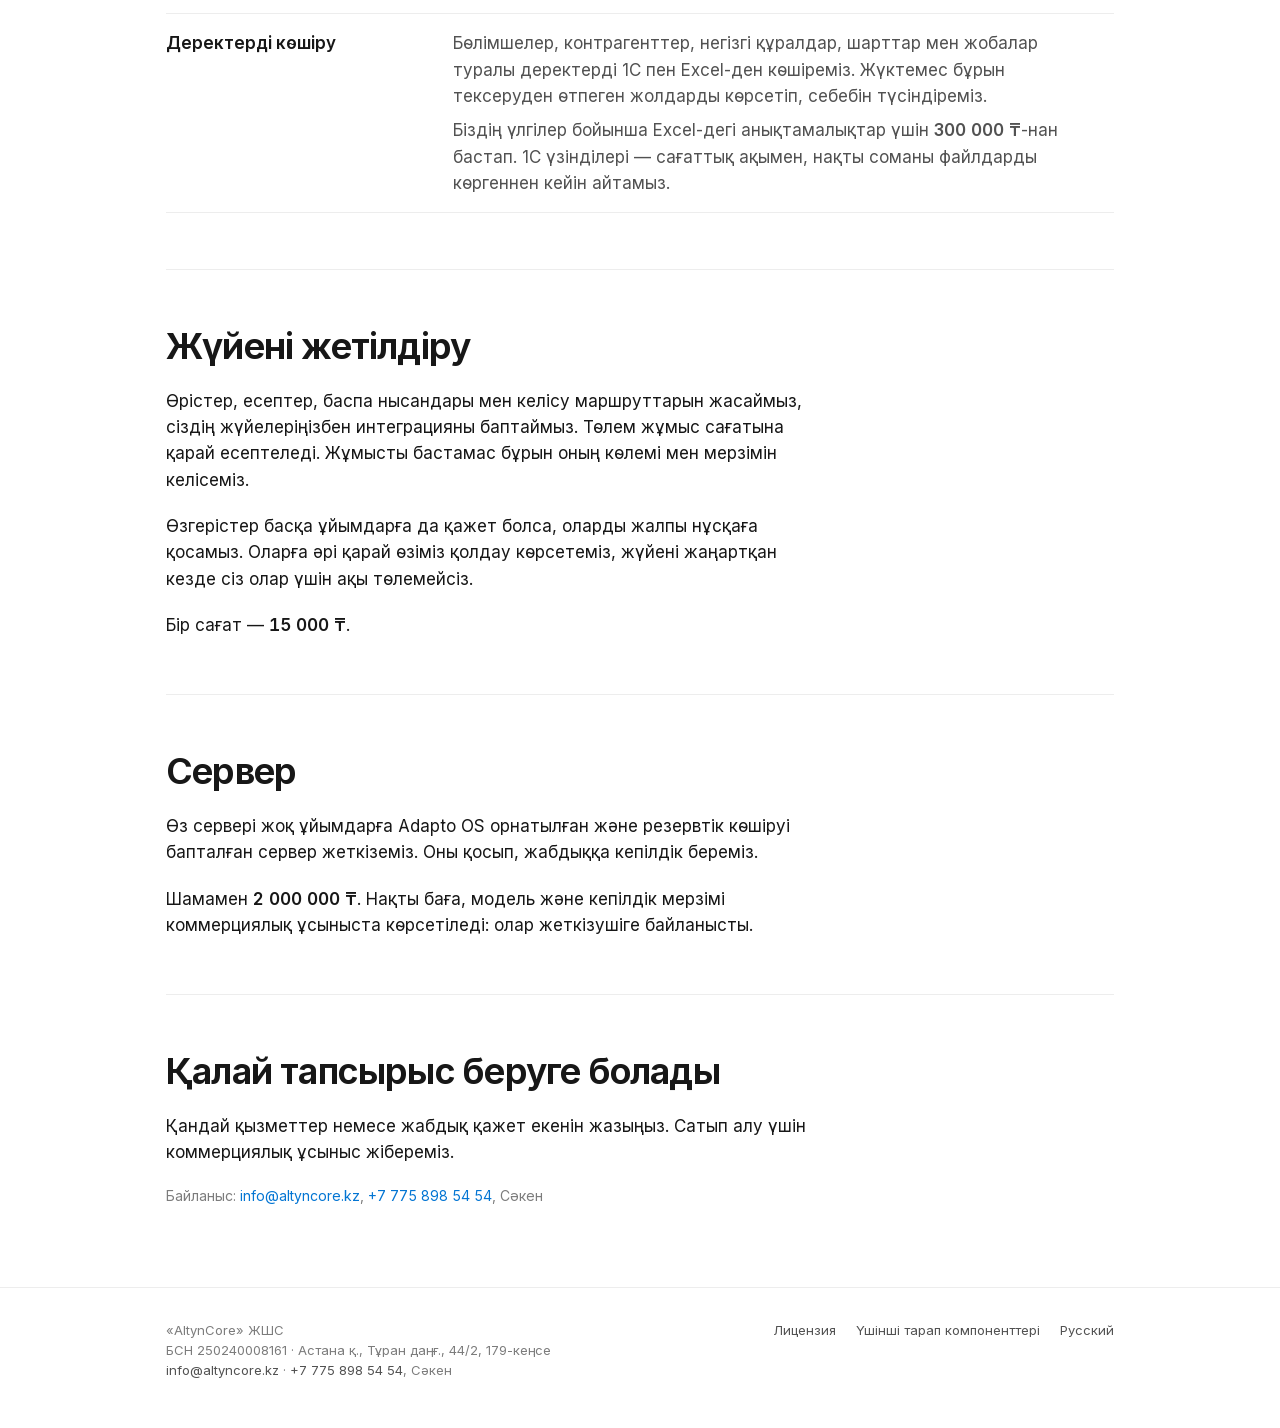
<file: kk/services.html>
<!doctype html>
<html lang="kk">
<head>
<meta charset="utf-8">
<meta name="viewport" content="width=device-width, initial-scale=1, viewport-fit=cover">
<title>Қызметтер мен бағалар — Adapto OS</title>
<meta name="description" content="Adapto OS жүйесін пайдалануды үйрету, орнату, деректерді көшіру, жүйені жетілдіру және сервер жеткізу. Жүйе тегін.">
<link rel="icon" href="../assets/logo.svg" type="image/svg+xml">
<link rel="stylesheet" href="../assets/site.css">
<link rel="alternate" hreflang="ru" href="../services">
</head>
<body class="page">
<header class="site-header">
  <div class="wrap">
    <a class="brand" href="./"><img src="../assets/logo.svg" alt="" width="22" height="22">Adapto OS</a>
    <nav class="site-nav" aria-label="Сайт бөлімдері">
      <a href="science">Ғылыми орталықтарға</a>
      <a href="demo">Демо</a>
      <a href="install">Орнату</a>
      <a href="license">Лицензия</a>
      <a href="services" aria-current="page">Қызметтер мен бағалар</a>
      <a href="../services" lang="ru" hreflang="ru">Русский</a>
    </nav>
  </div>
</header>

<main class="wrap">
  <section class="page-head">
    <h1>Қызметтер мен бағалар</h1>
    <p class="lead">Жүйе тегін. Оқыту, орнату, деректерді көшіру, жүйені жетілдіру және сервер бөлек төленеді. Бұл қызметтер мен жабдықты сатып алмауға немесе басқа мердігерден алуға болады.</p>
    <p class="muted">Бағалар барлығына бірдей. Қызметтер мен жабдықты ұйымыңыздың сатып алу қағидаларына сәйкес жалпы негізде сатып аласыз.</p>
    <p class="muted">Бағалар ҚҚС-сыз көрсетілген: «AltynCore» ЖШС ҚҚС төлеуші емес.</p>
  </section>

  <section class="section">
    <h2>Кілтке дейін іске қосу — <span class="price">1&nbsp;200&nbsp;000&nbsp;₸</span></h2>
    <p>Орталықтың жүйеде жұмыс істей бастауына қажеттінің бәрі — сатып алудағы бір позиция:</p>
    <div class="prose"><ul>
      <li>серверіңізге орнату және баптау;</li>
      <li>анықтамалықтарды Excel-ден көшіру;</li>
      <li>пайдаланушыларға арналған курс — 15 адамға дейінгі бір топ;</li>
      <li>әкімшіге арналған курс — бір адам.</li>
    </ul></div>
    <p class="muted">Бұл қызметтер жеке алғанда 1&nbsp;350&nbsp;000&nbsp;₸ тұрады.</p>
  </section>

  <section class="section">
    <h2>Оқыту</h2>
    <p>Курсты аяқтағаннан кейін сертификат береміз.</p>
    <div class="table">
      <table>
        <thead><tr><th>Курс</th><th>Кімге</th><th>Ұзақтығы</th><th>Бағасы</th></tr></thead>
        <tbody>
          <tr><td>Пайдаланушы</td><td>Қызметкерлер: жобалар, іс-шаралар, шарттар, сатып алу, мүлік, өтініштер</td><td>1 күн, 15 адамға дейінгі топ</td><td><span class="price">300&nbsp;000&nbsp;₸</span></td></tr>
          <tr><td>Әкімші</td><td>Орталықтың IT маманы: орнату, пайдаланушылар мен рөлдер, AD/LDAP, пошта, резервтік көшірмелер, жаңартулар</td><td>3 күн, 4 адамға дейінгі топ</td><td><span class="price">450&nbsp;000&nbsp;₸</span></td></tr>
          <tr><td>Әзірлеуші</td><td>Бағдарламашы: жүйенің құрылымы, өрістер, есептер мен баспа нысандарын жасау, Frappe негізінде жүйені жетілдіру</td><td>10 күн, 4 адамға дейінгі топ</td><td><span class="price">1&nbsp;200&nbsp;000&nbsp;₸</span></td></tr>
        </tbody>
      </table>
    </div>
  </section>

  <section class="section">
    <h2>Орнату және деректерді көшіру</h2>
    <dl class="rows">
      <div><dt>Орнату</dt><dd>
        <p>Жүйені серверіңізге орнатамыз. Мекенжайды, поштаны, AD/LDAP арқылы кіруді және резервтік көшірмелерді желілік қалтаға сақтауды баптаймыз. Сіздің қатысуыңызбен көшірмеден қалпына келтіруді тексереміз.</p>
        <p>Астанада <span class="price">300&nbsp;000&nbsp;₸</span>. Басқа қалаларға — жол және тұру шығындары нақты сомасы бойынша қосылады.</p>
      </dd></div>
      <div><dt>Деректерді көшіру</dt><dd>
        <p>Бөлімшелер, контрагенттер, негізгі құралдар, шарттар мен жобалар туралы деректерді 1С пен Excel-ден көшіреміз. Жүктемес бұрын тексеруден өтпеген жолдарды көрсетіп, себебін түсіндіреміз.</p>
        <p>Біздің үлгілер бойынша Excel-дегі анықтамалықтар үшін <span class="price">300&nbsp;000&nbsp;₸</span>-нан бастап. 1С үзінділері — сағаттық ақымен, нақты соманы файлдарды көргеннен кейін айтамыз.</p>
      </dd></div>
    </dl>
  </section>

  <section class="section">
    <h2>Жүйені жетілдіру</h2>
    <p>Өрістер, есептер, баспа нысандары мен келісу маршруттарын жасаймыз, сіздің жүйелеріңізбен интеграцияны баптаймыз. Төлем жұмыс сағатына қарай есептеледі. Жұмысты бастамас бұрын оның көлемі мен мерзімін келісеміз.</p>
    <p>Өзгерістер басқа ұйымдарға да қажет болса, оларды жалпы нұсқаға қосамыз. Оларға әрі қарай өзіміз қолдау көрсетеміз, жүйені жаңартқан кезде сіз олар үшін ақы төлемейсіз.</p>
    <p>Бір сағат — <span class="price">15&nbsp;000&nbsp;₸</span>.</p>
  </section>

  <section class="section">
    <h2>Сервер</h2>
    <p>Өз сервері жоқ ұйымдарға Adapto OS орнатылған және резервтік көшіруі бапталған сервер жеткіземіз. Оны қосып, жабдыққа кепілдік береміз.</p>
    <p>Шамамен <span class="price">2&nbsp;000&nbsp;000&nbsp;₸</span>. Нақты баға, модель және кепілдік мерзімі коммерциялық ұсыныста көрсетіледі: олар жеткізушіге байланысты.</p>
  </section>

  <section class="section">
    <h2>Қалай тапсырыс беруге болады</h2>
    <p>Қандай қызметтер немесе жабдық қажет екенін жазыңыз. Сатып алу үшін коммерциялық ұсыныс жібереміз.</p>
    <p class="fine">Байланыс: <a href="mailto:info@altyncore.kz">info@altyncore.kz</a>, <a href="tel:+77758985454">+7 775 898 54 54</a>, Сәкен</p>
  </section>
</main>

<footer class="site-footer">
  <div class="wrap">
    <div>
      <div>«AltynCore» ЖШС</div>
      <div>БСН 250240008161 · Астана қ., Тұран даңғ., 44/2, 179-кеңсе</div>
      <div><a href="mailto:info@altyncore.kz">info@altyncore.kz</a> · <a href="tel:+77758985454">+7 775 898 54 54</a>, Сәкен</div>
    </div>
    <nav aria-label="Құжаттар">
      <a href="license">Лицензия</a>
      <a href="license#third-party">Үшінші тарап компоненттері</a>
      <a href="../services" lang="ru" hreflang="ru">Русский</a>
    </nav>
  </div>
</footer>
</body>
</html>
</file>
<file: assets/site.css>
/* Adapto OS site. One 980px text column like a product doc; grey bands for reference blocks;
   the only framed object is a product screenshot. Colours and font are the product's own:
   Espresso tokens from /dash and the Inter cut to Latin, Cyrillic and Kazakh letters. */
@font-face {
  font-family: "Inter Adapto";
  src: url("inter.woff2") format("woff2");
  font-weight: 100 900;
  font-display: swap;
}
:root {
  --bg: #ffffff;
  --band: #f8f8f8;
  --ink: #171717;
  --ink-muted: #525252;
  --ink-faint: #7c7c7c;
  --line: #ededed;
  --frame: #e2e2e2;
  --link: #0375d3;
  --button: #171717;
  --button-ink: #ffffff;
  --button-2: #f3f3f3;
  --code: #f3f3f3;
  --todo-bg: #fff3c4;
  --todo-ink: #5c4400;
  --font: "Inter Adapto", -apple-system, BlinkMacSystemFont, "Segoe UI", Roboto, "Helvetica Neue", Arial, sans-serif;
  --mono: ui-monospace, "SF Mono", Menlo, Consolas, "Liberation Mono", monospace;
}
@media (prefers-color-scheme: dark) {
  :root:not([data-theme="light"]) {
    --bg: #0f0f0f; --band: #171717; --ink: #f3f3f3; --ink-muted: #c7c7c7; --ink-faint: #999999;
    --line: #2a2a2a; --frame: #383838; --link: #61afef; --button: #f3f3f3; --button-ink: #0f0f0f;
    --button-2: #262626; --code: #1f1f1f; --todo-bg: #4a3a00; --todo-ink: #ffe9a3;
    color-scheme: dark;
  }
}
:root[data-theme="dark"] {
  --bg: #0f0f0f; --band: #171717; --ink: #f3f3f3; --ink-muted: #c7c7c7; --ink-faint: #999999;
  --line: #2a2a2a; --frame: #383838; --link: #61afef; --button: #f3f3f3; --button-ink: #0f0f0f;
  --button-2: #262626; --code: #1f1f1f; --todo-bg: #4a3a00; --todo-ink: #ffe9a3;
  color-scheme: dark;
}

* { box-sizing: border-box; }
body {
  margin: 0;
  background: var(--bg);
  color: var(--ink);
  font: 17px/1.55 var(--font);
  -webkit-font-smoothing: antialiased;
}
img { max-width: 100%; }
a { color: var(--link); text-decoration: none; }
a:hover { text-decoration: underline; }
a:focus-visible, .button:focus-visible { outline: 2px solid var(--link); outline-offset: 2px; }

.wrap {
  max-width: 980px;
  margin: 0 auto;
  padding-left: max(16px, env(safe-area-inset-left, 0px));
  padding-right: max(16px, env(safe-area-inset-right, 0px));
}

/* Header */
.site-header { border-bottom: 1px solid var(--line); }
.site-header .wrap { display: flex; align-items: center; gap: 8px 24px; min-height: 52px; flex-wrap: wrap; padding-block: 8px; }
.brand { display: flex; align-items: center; gap: 8px; color: var(--ink); font-weight: 600; font-size: 15px; }
.brand:hover { text-decoration: none; }
.brand img { width: 22px; height: 22px; }
.site-nav { display: flex; gap: 6px 20px; flex-wrap: wrap; margin-left: auto; font-size: 14px; }
.site-nav a { color: var(--ink-muted); }
.site-nav a:hover, .site-nav a[aria-current="page"] { color: var(--ink); text-decoration: none; }
.site-nav a[aria-current="page"] { font-weight: 500; }

/* Type */
h1, h2, h3 { text-wrap: balance; margin: 0; }
h1, h2 { letter-spacing: -0.022em; font-weight: 650; }
h1 { font-size: clamp(34px, 5.4vw, 56px); line-height: 1.07; max-width: 16em; }
.page h1 { font-size: clamp(30px, 4.4vw, 44px); line-height: 1.1; }
h2 { font-size: clamp(26px, 3.4vw, 36px); line-height: 1.15; max-width: 20em; }
h3 { font-size: 19px; line-height: 1.3; font-weight: 600; letter-spacing: -0.01em; }
p { margin: 0; max-width: 38em; }
.lead { font-size: clamp(19px, 2.2vw, 22px); line-height: 1.45; color: var(--ink-muted); max-width: 32em; }
.muted { color: var(--ink-muted); }
.fine { font-size: 14px; color: var(--ink-faint); }
.prose { display: grid; gap: 14px; }
.prose ul, .prose ol { margin: 0; padding-left: 1.3em; display: grid; gap: 6px; max-width: 38em; }
.prose li::marker { color: var(--ink-faint); }

/* Hero and page head */
.hero { padding-block: 72px 40px; display: grid; gap: 24px; }
.page-head { padding-block: 56px 8px; display: grid; gap: 18px; }
.actions { display: flex; gap: 12px; flex-wrap: wrap; padding-top: 8px; }
.button {
  display: inline-flex; align-items: center; min-height: 40px; padding: 0 18px;
  border-radius: 8px; font-size: 15px; font-weight: 500;
  background: var(--button-2); color: var(--ink);
}
.button:hover { text-decoration: none; filter: brightness(0.96); }
.button.primary { background: var(--button); color: var(--button-ink); }
.facts { display: flex; flex-wrap: wrap; gap: 6px 20px; padding: 0; margin: 0; list-style: none; font-size: 14px; color: var(--ink-faint); }

/* Screenshot */
.shot { margin: 0; padding-block: 8px 24px; }
.shot img {
  display: block; width: 100%; height: auto;
  border: 1px solid var(--frame); border-radius: 12px;
  box-shadow: 0 1px 2px rgb(0 0 0 / 0.04), 0 12px 32px rgb(0 0 0 / 0.08);
}
.shot figcaption { font-size: 13px; color: var(--ink-faint); padding-top: 12px; }

/* Sections */
.section { padding-block: 72px; display: grid; gap: 20px; }
.page .section { padding-block: 56px; }
.section + .section { border-top: 1px solid var(--line); }
.band { background: var(--band); }
.band .section { border-top: 0; }
.more { font-size: 15px; font-weight: 500; }

/* Term / description rows */
.rows { margin: 12px 0 0; display: grid; }
.rows > div {
  display: grid; grid-template-columns: minmax(0, 15em) minmax(0, 1fr); gap: 4px 32px;
  padding-block: 16px; border-top: 1px solid var(--line);
}
.rows > div:last-child { border-bottom: 1px solid var(--line); }
.rows dt { font-weight: 600; }
.rows dd { margin: 0; color: var(--ink-muted); display: grid; gap: 8px; }
.rows dd ul { margin: 0; padding-left: 1.2em; display: grid; gap: 4px; }
.band .rows > div { border-color: var(--frame); }

/* Tables */
.table { overflow-x: auto; margin-top: 4px; }
table { border-collapse: collapse; width: 100%; font-size: 15px; font-variant-numeric: tabular-nums; }
th, td { text-align: left; vertical-align: top; padding: 10px 16px 10px 0; border-bottom: 1px solid var(--line); }
th { font-weight: 600; font-size: 13px; color: var(--ink-faint); border-bottom-color: var(--frame); }
td:first-child { font-weight: 500; }

/* Steps: a real sequence, so numbered */
.steps { margin: 4px 0 0; padding: 0; list-style: none; counter-reset: step; display: grid; gap: 0; }
.steps > li {
  counter-increment: step; display: grid; grid-template-columns: 2.2em minmax(0, 1fr); gap: 4px 12px;
  padding-block: 16px; border-top: 1px solid var(--line);
}
.steps > li:last-child { border-bottom: 1px solid var(--line); }
.steps > li::before { content: counter(step); font-weight: 600; color: var(--ink-faint); font-variant-numeric: tabular-nums; }
.steps > li > div { display: grid; gap: 6px; min-width: 0; }

/* Code */
code { overflow-wrap: anywhere; font-family: var(--mono); font-size: 0.88em; background: var(--code); padding: 1px 5px; border-radius: 4px; }
pre { margin: 0; background: var(--code); border-radius: 8px; padding: 14px 16px; overflow-x: auto; font-size: 14px; line-height: 1.5; max-width: 100%; }
pre code { background: none; padding: 0; font-size: inherit; }

/* Legal text */
.legal { display: grid; gap: 12px; font-size: 16px; }
.legal h2 { font-size: 22px; letter-spacing: -0.01em; padding-top: 28px; }
.legal p, .legal li { max-width: 42em; }
.legal ul { margin: 0; padding-left: 1.3em; display: grid; gap: 6px; }
.legal blockquote { margin: 0; padding: 16px 20px; background: var(--band); border-radius: 8px; display: grid; gap: 10px; }
.legal h2.legal-title { padding-top: 0; font-size: clamp(26px, 3.4vw, 36px); letter-spacing: -0.022em; }
.legal hr { border: 0; border-top: 1px solid var(--line); margin: 24px 0 0; width: 100%; }
.blank { display: inline-block; min-width: 4em; border-bottom: 1px solid var(--ink-faint); color: var(--ink-faint); }

.price { font-weight: 600; font-variant-numeric: tabular-nums; white-space: nowrap; }
.note { padding: 14px 16px; border-radius: 8px; background: var(--band); font-size: 15px; color: var(--ink-muted); max-width: 42em; }
.todo { background: var(--todo-bg); color: var(--todo-ink); padding: 0 4px; border-radius: 3px; }

/* Footer */
.site-footer { border-top: 1px solid var(--line); font-size: 13px; color: var(--ink-faint); margin-top: 24px; }
.site-footer .wrap { padding-block: 32px 48px; display: flex; flex-wrap: wrap; gap: 12px 32px; justify-content: space-between; }
.site-footer nav { display: flex; gap: 6px 20px; flex-wrap: wrap; }
.site-footer a { color: var(--ink-muted); }

@media (max-width: 640px) {
  body { font-size: 16px; }
  .hero { padding-block: 40px 24px; }
  .page-head { padding-block: 36px 0; }
  .section, .page .section { padding-block: 44px; }
  .rows > div { grid-template-columns: minmax(0, 1fr); }
  .site-nav { margin-left: 0; gap: 4px 16px; }
}
</file>
